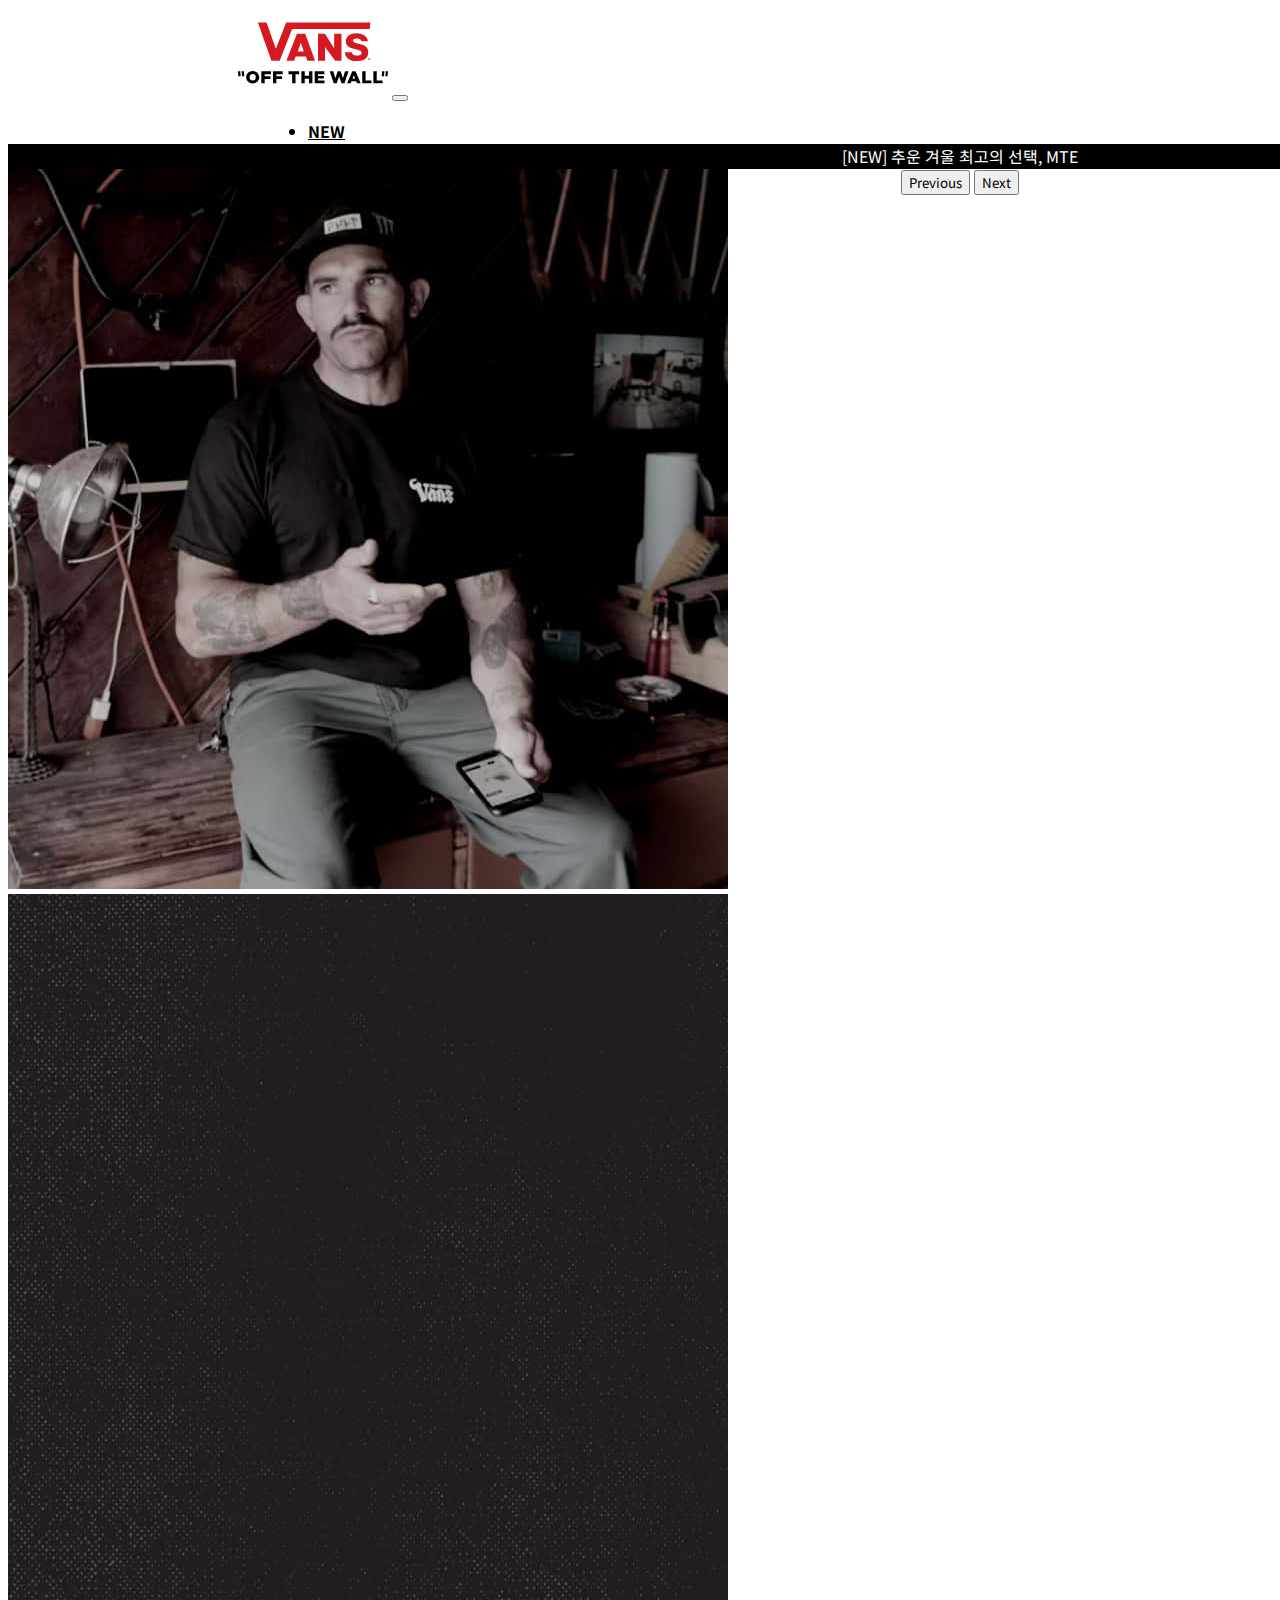
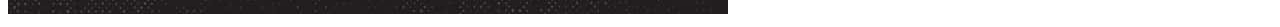
<file: custom.html>
<!doctype html>
<html lang="en">

<head>
    <meta charset="utf-8">
    <meta name="viewport" content="width=device-width, initial-scale=1, shrink-to-fit=no">
    <link rel="stylesheet" href="https://cdn.jsdelivr.net/npm/bootstrap@4.6.2/dist/css/bootstrap.min.css"
        integrity="sha384-xOolHFLEh07PJGoPkLv1IbcEPTNtaed2xpHsD9ESMhqIYd0nLMwNLD69Npy4HI+N" crossorigin="anonymous">
    <link rel="stylesheet" href="css/new-style.css">
    <link rel="website icon" type="png" href="imges/ml.png">
    <title>CUSTOM - VANS</title>
</head>

<body>
    <div class="conatiner-fluid">
        <div class="row">

            <div class="container">
                <div class="row">
                    <nav class="navbar navbar-expand-lg navbar-light bg-light">
                        <a class="navbar-brand" href="index.html"><img src="imges/l1.svg" alt="" class="logo"></a>
                        <button class="navbar-toggler" type="button" data-toggle="collapse"
                            data-target="#navbarSupportedContent" aria-controls="navbarSupportedContent"
                            aria-expanded="false" aria-label="Toggle navigation">
                            <span class="navbar-toggler-icon"></span>
                        </button>

                        <div class="collapse navbar-collapse nav" id="navbarSupportedContent">
                            <ul class="navbar-nav mr-auto">
                                <li class="nav-item">
                                    <a class="nav-link" href="new.html">NEW </a>
                                </li>
                                <li class="nav-item">
                                    <a class="nav-link" href="men.html">MEN </a>
                                </li>
                                <li class="nav-item">
                                    <a class="nav-link" href="women.html">WOMEN </a>
                                </li>
                                <li class="nav-item">
                                    <a class="nav-link" href="kids.html">KIDS </a>
                                </li>
                                <li class="nav-item">
                                    <a class="nav-link" href="custom.html">CUSTOMS </a>
                                </li>
                                <li class="nav-item">
                                    <a class="nav-link" href="https://www.vans.co.kr/SKATE">SKATEBORDING </a>
                                </li>
                                <li class="nav-item active">
                                    <a class="nav-link" href="https://www.vans.co.kr/category/sale">SALE <span
                                            class="sr-only">(current)</span></a>
                                </li>
                                <li class="nav-item">
                                    <a class="nav-link" href="https://www.vans.co.kr/launchingcalendar">LAUNCHING CALENDAR</a>
                                </li>
                                <li class="nav-item">
                                    <a class="nav-link" href="#">MORE</a>
                                </li>
                            </ul>
                        </div>
                    </nav>
                </div>
            </div>

            <div class="container-fluid top-slide">
                <div class="row">
                    <div id="carouselExampleFade01" class="carousel slide carousel" data-ride="carousel">
                        <div class="carousel-inner top-slide">
                            <div class="carousel-item active">
                                <p>[NEW] 추운 겨울 최고의 선택, MTE</p>
                            </div>
                            <div class="carousel-item">
                                <p>[쿠폰] 카카오 친구 추가 시 5,000원 쿠폰</p>
                            </div>
                            <div class="carousel-item">
                                <p>[HOT] 반스 겨울 신발 컬렉션</p>
                            </div>
                            <div class="carousel-item">
                                <p>첫 구매 1만원 쿠폰 증정</p>
                            </div>
                            <div class="carousel-item">
                                <p>3만원 이상 무료배송</p>
                            </div>
                            <div class="carousel-item">
                                <p>[추천] 새로운 컬러 띠어리 컬렉션</p>
                            </div>
                        </div>
                        <button class="carousel-control-prev" type="button" data-target="#carouselExampleFade01"
                            data-slide="prev">
                            <span class="carousel-control-prev-icon" aria-hidden="true"></span>
                            <span class="sr-only">Previous</span>
                        </button>
                        <button class="carousel-control-next" type="button" data-target="#carouselExampleFade01"
                            data-slide="next">
                            <span class="carousel-control-next-icon" aria-hidden="true"></span>
                            <span class="sr-only">Next</span>
                        </button>
                    </div>
                </div>
            </div>

            <div class="container-fluid">
                <div class="row">

                    <div class="col-6">
                        <img src="imges/custom-banner2.jpg" alt="">
                    </div>

                    <div class="col-6">
                        <img src="imges/custom-banner.jpg" alt="">
                    </div>

                </div>
            </div>
            
        </div>
    </div>




    <script src="https://cdn.jsdelivr.net/npm/jquery@3.5.1/dist/jquery.slim.min.js"
        integrity="sha384-DfXdz2htPH0lsSSs5nCTpuj/zy4C+OGpamoFVy38MVBnE+IbbVYUew+OrCXaRkfj"
        crossorigin="anonymous"></script>
    <script src="https://cdn.jsdelivr.net/npm/bootstrap@4.6.2/dist/js/bootstrap.bundle.min.js"
        integrity="sha384-Fy6S3B9q64WdZWQUiU+q4/2Lc9npb8tCaSX9FK7E8HnRr0Jz8D6OP9dO5Vg3Q9ct"
        crossorigin="anonymous"></script>


</body>

</html>
</file>
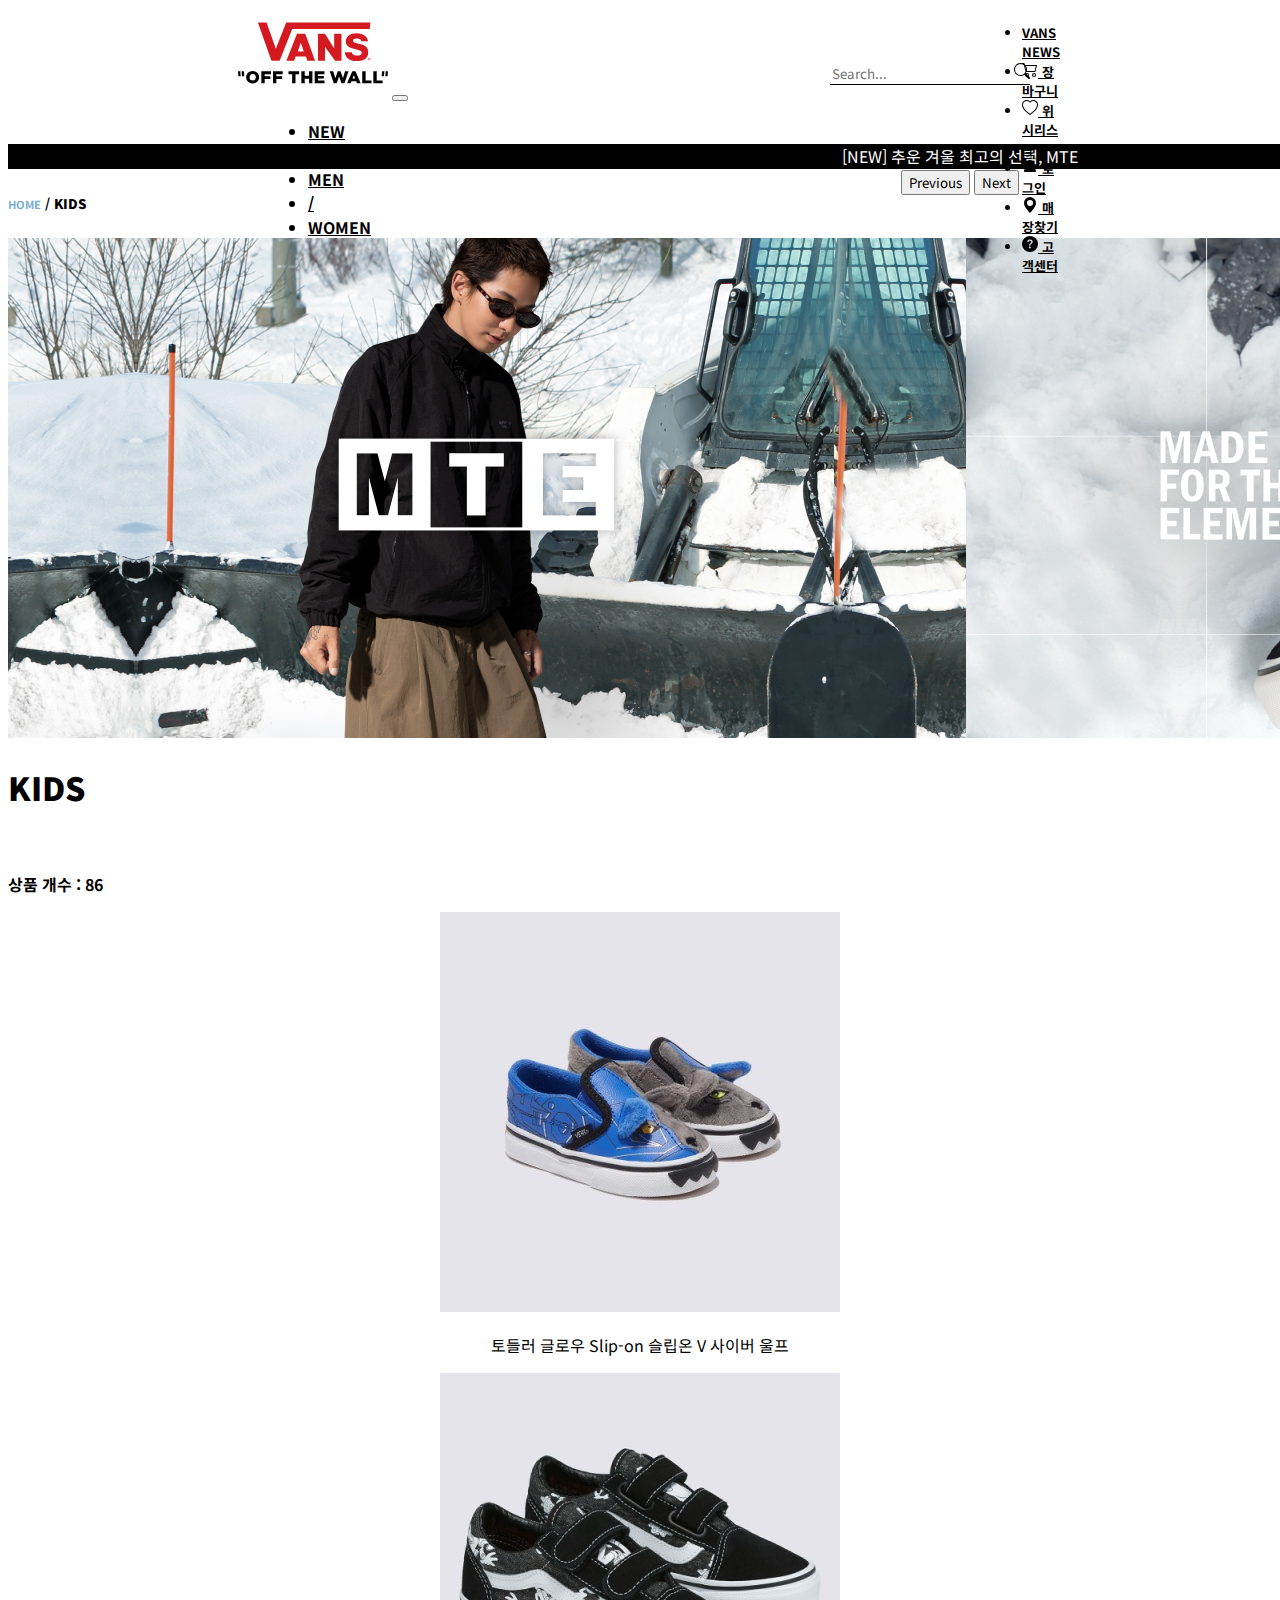
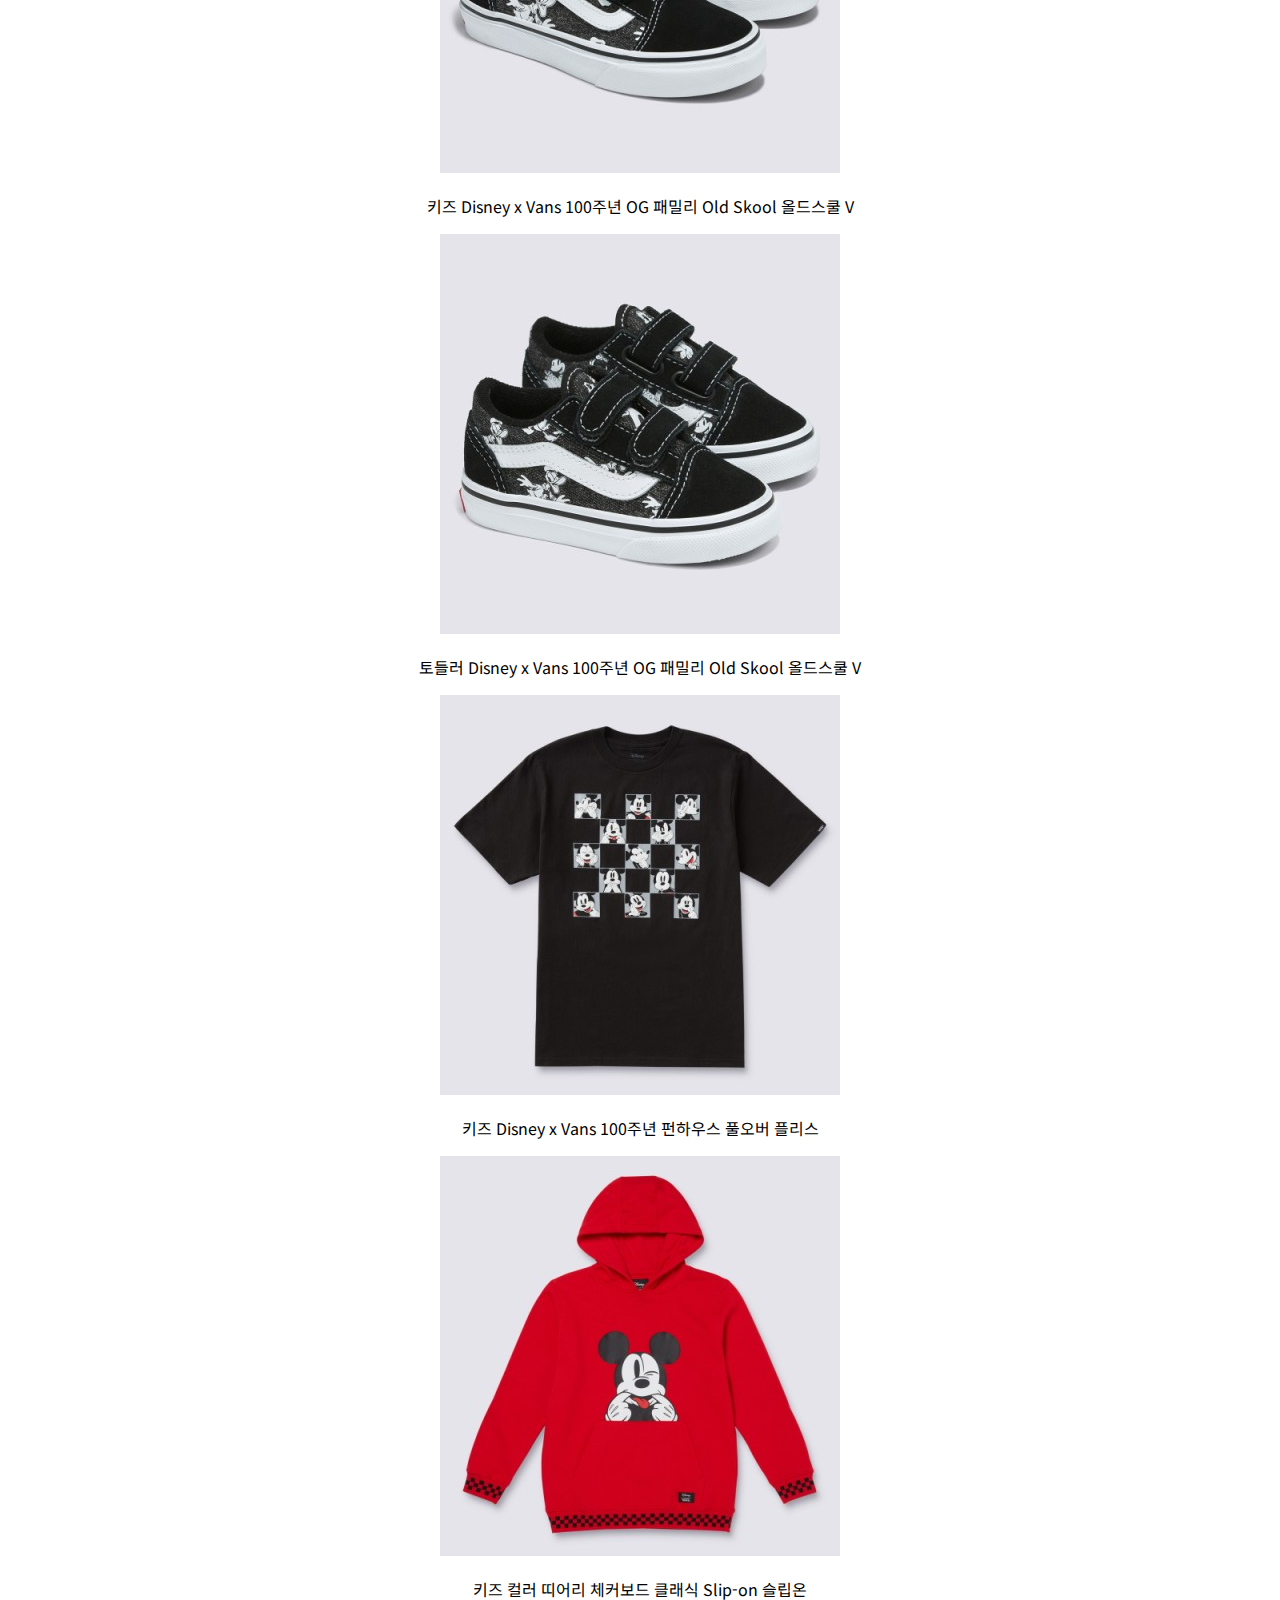
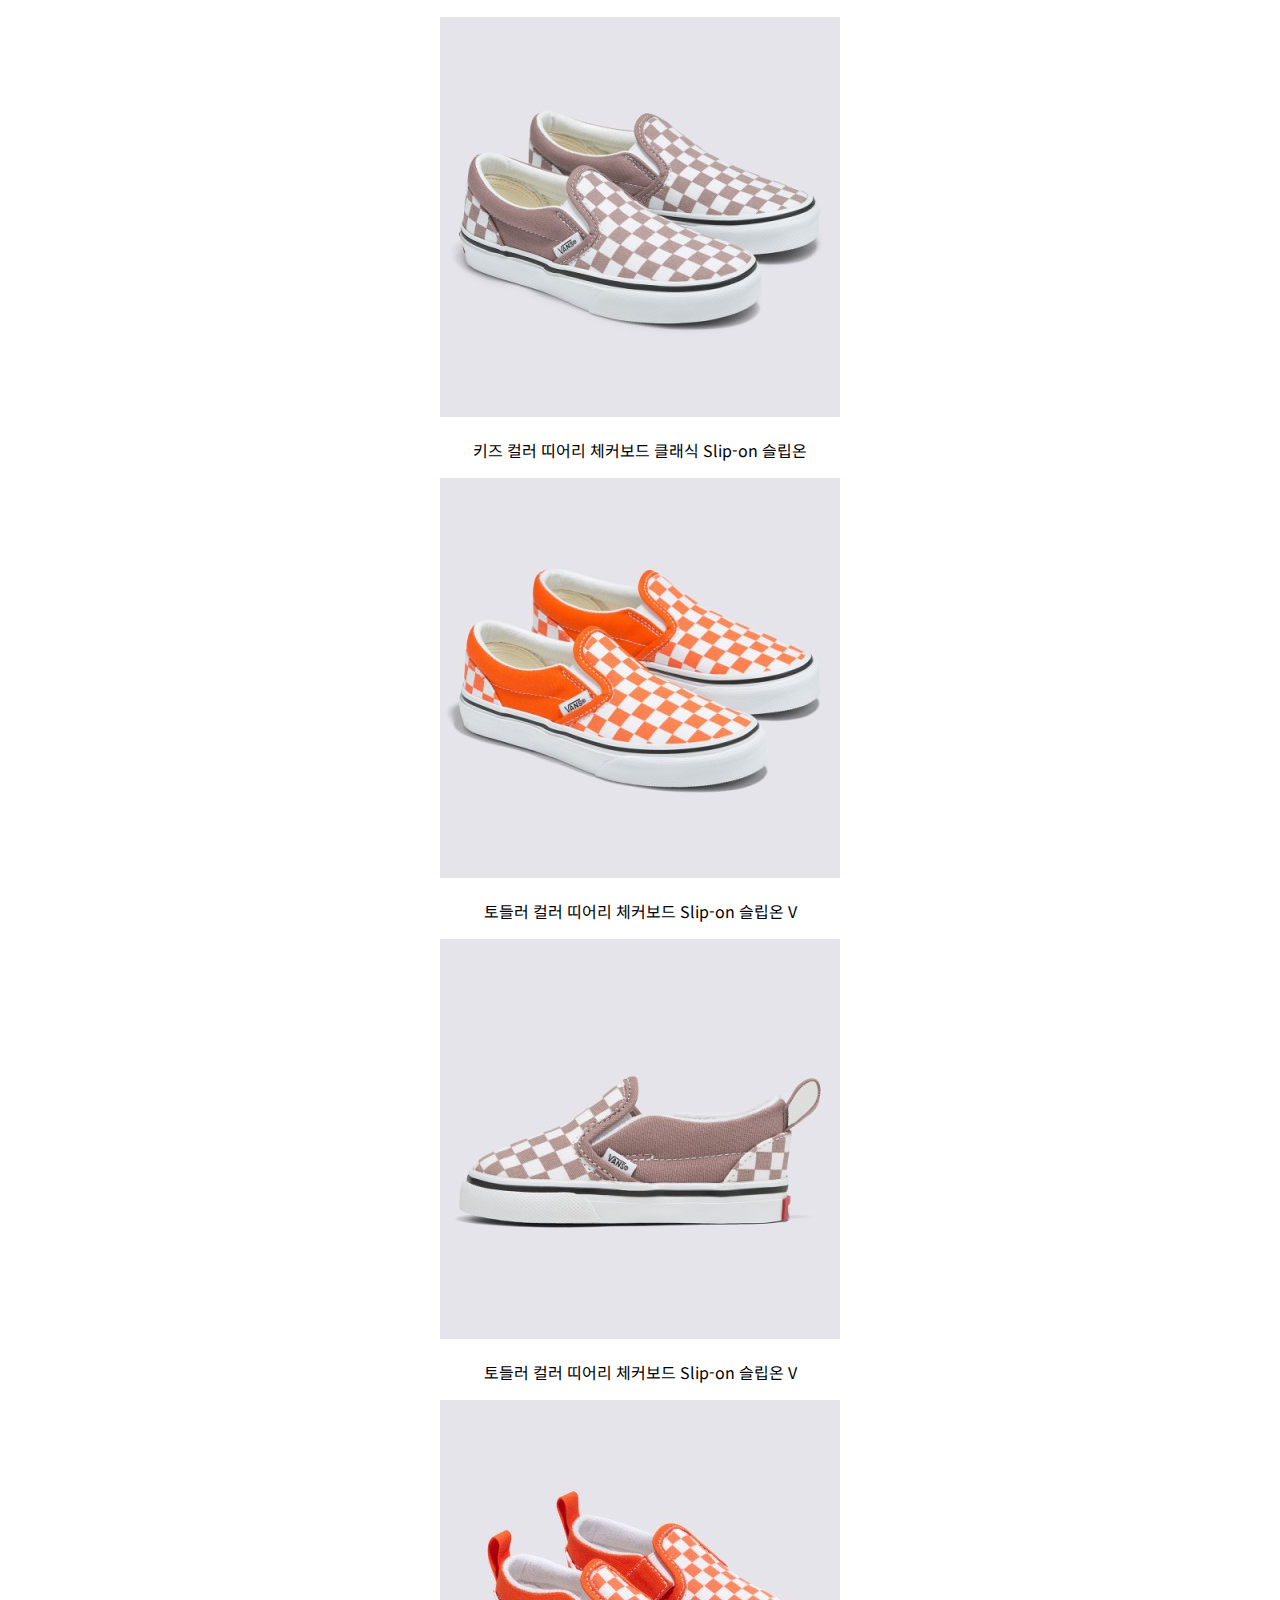
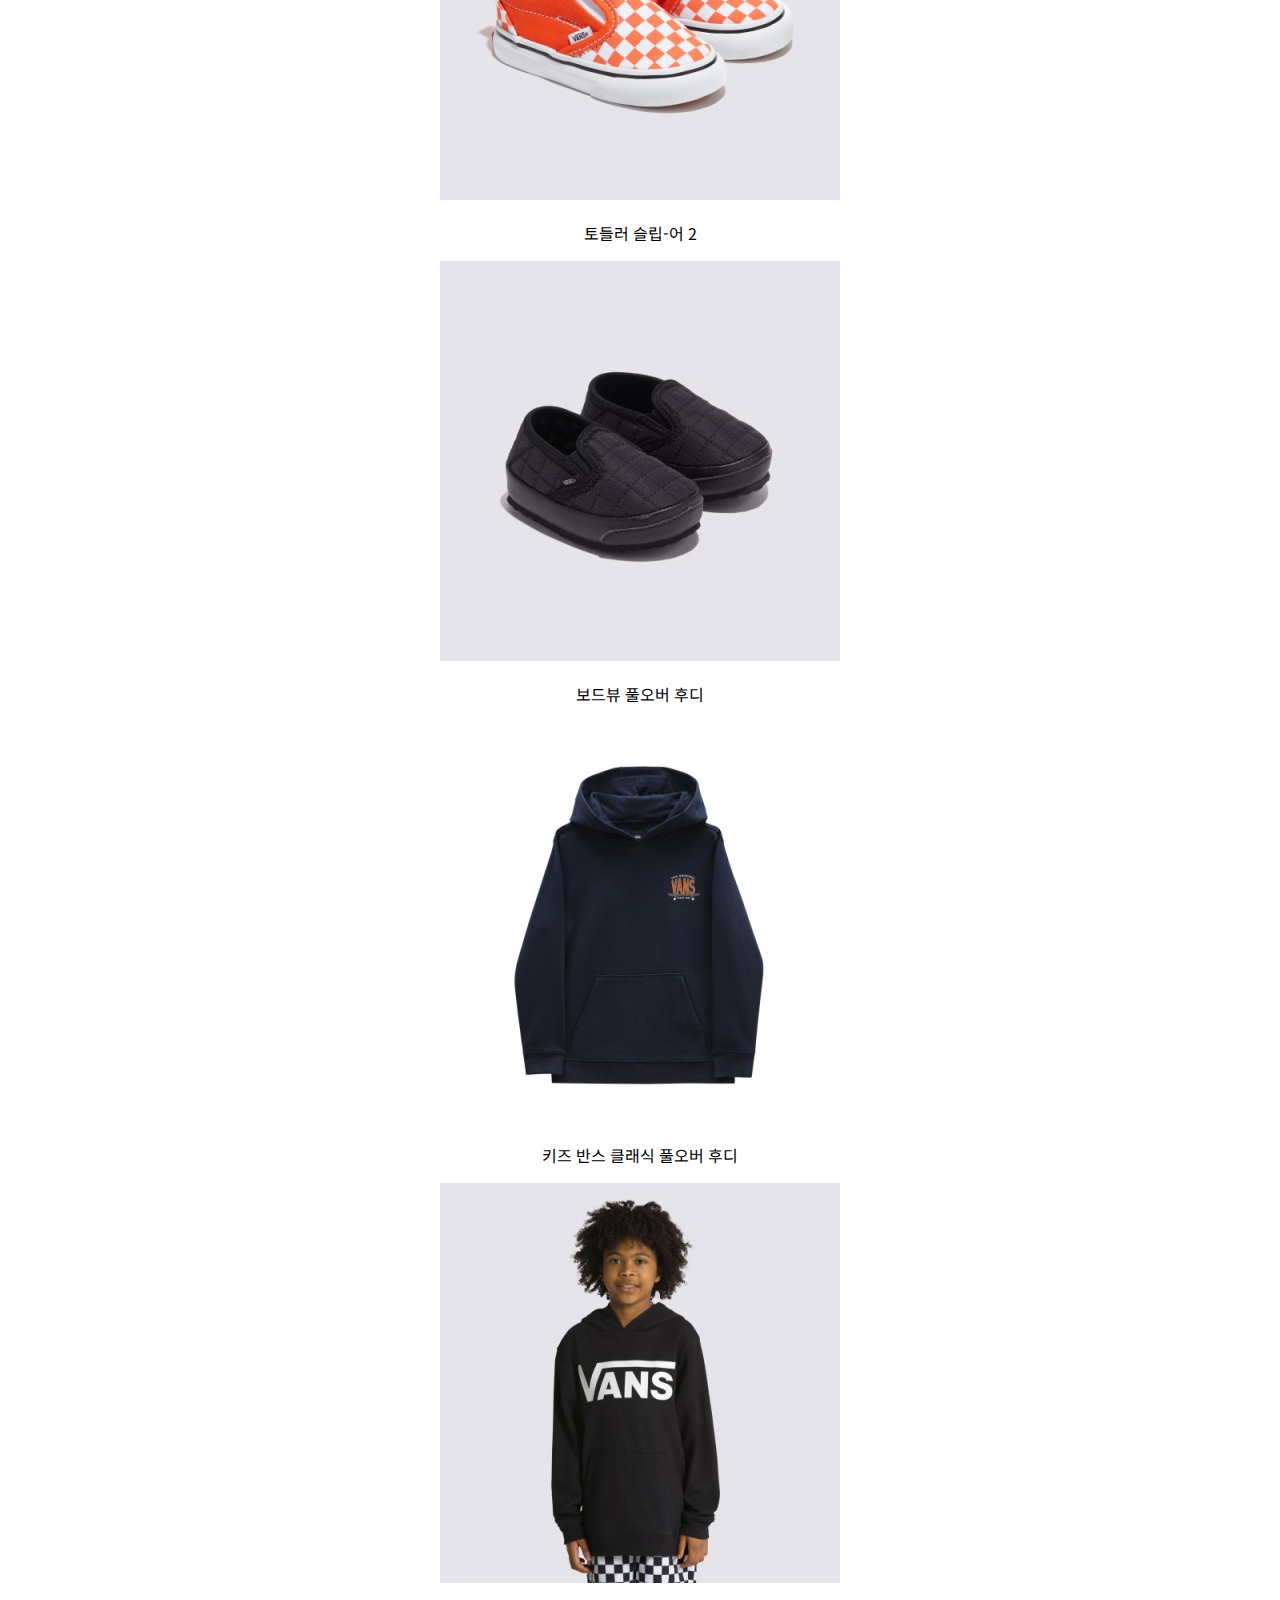
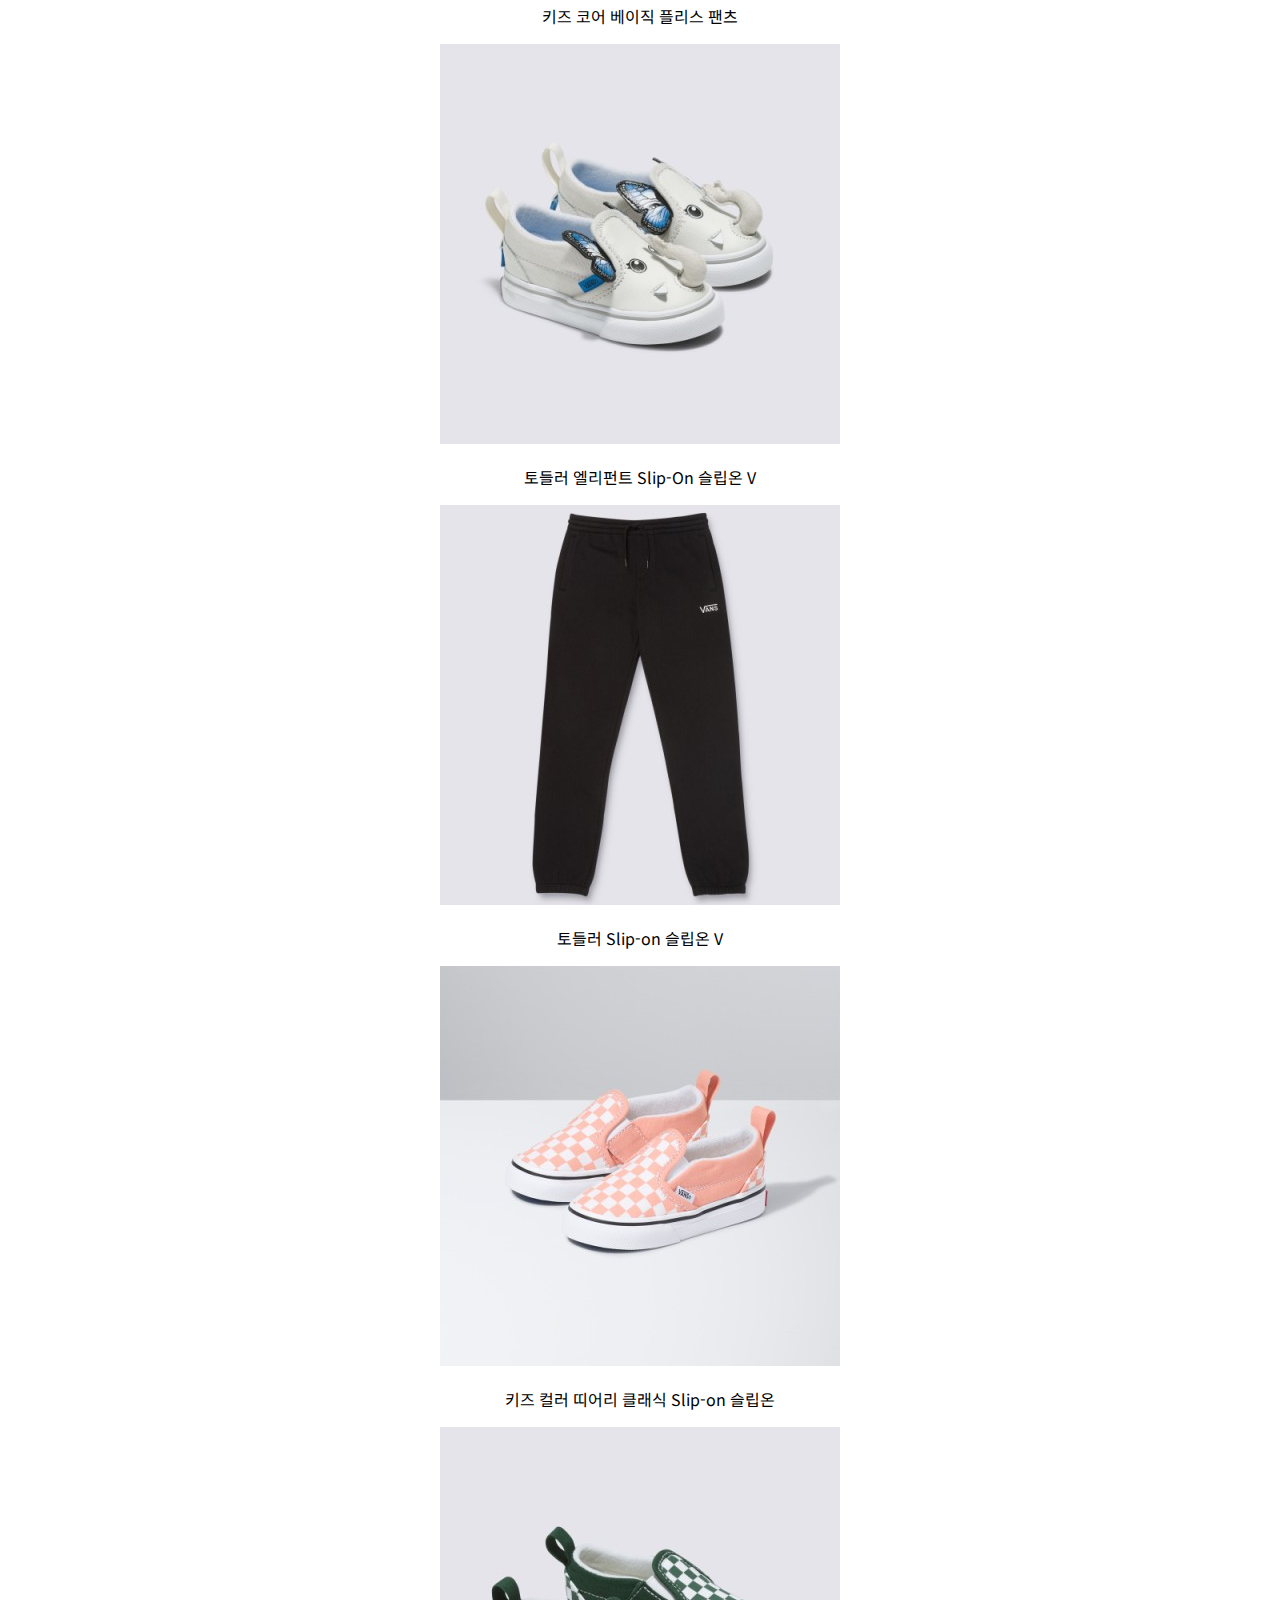
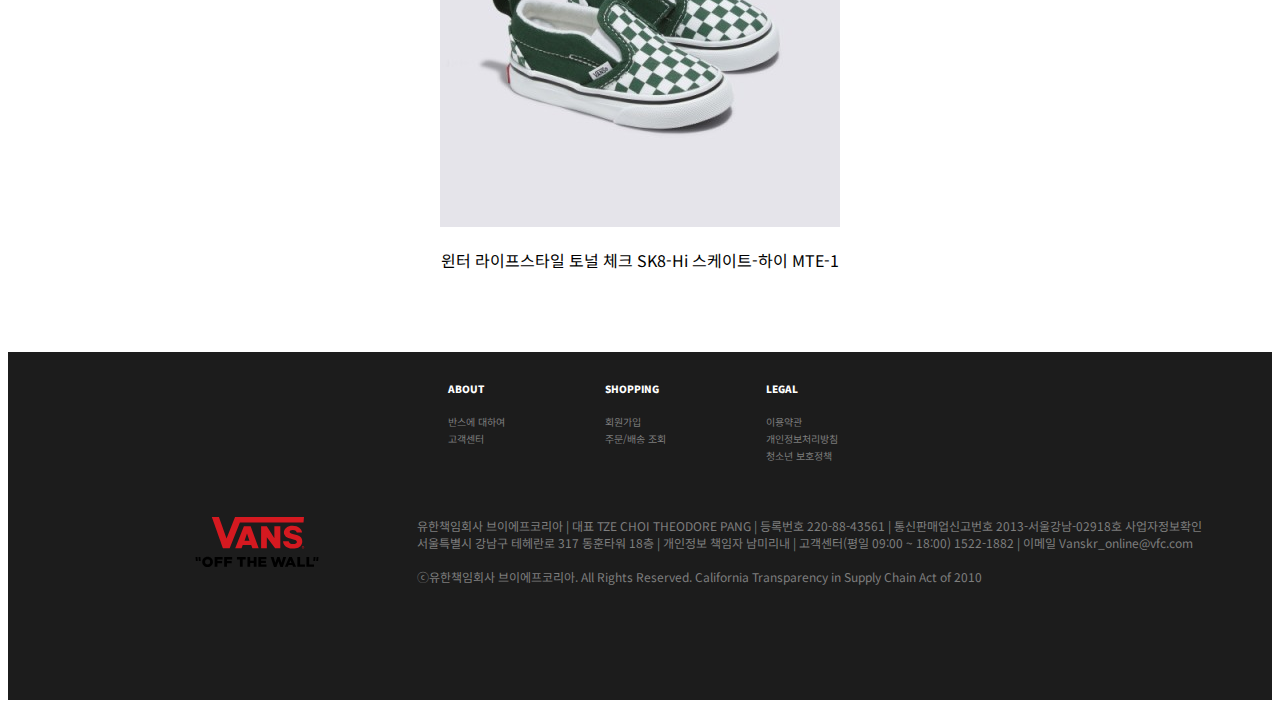
<file: kids.html>
<!doctype html>
<html lang="ko">

<head>
    <meta charset="utf-8">
    <meta name="viewport" content="width=device-width, initial-scale=1, shrink-to-fit=no">
    <link rel="stylesheet" href="https://cdn.jsdelivr.net/npm/bootstrap@4.6.2/dist/css/bootstrap.min.css"
        integrity="sha384-xOolHFLEh07PJGoPkLv1IbcEPTNtaed2xpHsD9ESMhqIYd0nLMwNLD69Npy4HI+N" crossorigin="anonymous">
    <link rel="stylesheet" href="css/new-style.css">
    <link rel="website icon" type="png" href="imges/ml.png">
    <link rel="preconnect" href="https://fonts.googleapis.com">
    <link rel="preconnect" href="https://fonts.gstatic.com" crossorigin>
    <link href="https://fonts.googleapis.com/css2?family=Nanum+Gothic+Coding:wght@700&display=swap" rel="stylesheet">
    <title>KIDS - VANS</title>
</head>

<body>
    <div class="container-fluid">
        <div class="row">

            <div class="container-fluid top-nav">
                <div class="row">
                    <nav class="navbar navbar-expand-lg navbar-light top-nav">
                        <div class="collapse navbar-collapse nav" id="navbarSupportedContent">
                            <ul class="navbar-nav mr-auto">
                                <li class="nav-item">
                                    <a class="nav-link disabled" href="#"> VANS NEWS </a>
                                </li>
                                <li class="nav-item">
                                    <a class="nav-link disabled" href="#"> <img src="imges/cart2.svg" alt=""> 장바구니</a>
                                </li>
                                <li class="nav-item">
                                    <a class="nav-link disabled" href="#"> <img src="imges/heart.svg" alt=""> 위시리스트</a>
                                </li>
                                <li class="nav-item">
                                    <a class="nav-link disabled" href="#"> <img src="imges/person-fill.svg" alt=""> 로그인</a>
                                </li>
                                <li class="nav-item">
                                    <a class="nav-link disabled" href="#"> <img src="imges/geo-alt-fill.svg" alt=""> 매장찾기</a>
                                </li>
                                <li class="nav-item">
                                    <a class="nav-link disabled" href="#"> <img src="imges/question-circle-fill.svg" alt=""> 고객센터</a>
                                </li>
                            </ul>
                        </div>
                    </nav>
                </div>
            </div>

            <div class="container-fluid">
                <div class="row">

                    <nav class="navbar navbar-expand-lg navbar-light bg-light">
                        <a class="navbar-brand" href="index.html"><img src="imges/l1.svg" alt="" class="logo"></a>
                        <button class="navbar-toggler" type="button" data-toggle="collapse"
                            data-target="#navbarSupportedContent" aria-controls="navbarSupportedContent"
                            aria-expanded="false" aria-label="Toggle navigation">
                            <span class="navbar-toggler-icon"></span>
                        </button>

                        <div class="collapse navbar-collapse nav" id="navbarSupportedContent">
                            <ul class="navbar-nav mr-auto">
                                <li class="nav-item">
                                    <a class="nav-link" href="new.html">NEW </a>
                                </li>
                                <li class="nav-item">
                                    <a class="nav-link" href="new.html"> / </a>
                                </li>
                                <li class="nav-item">
                                    <a class="nav-link" href="men.html">MEN </a>
                                </li>
                                <li class="nav-item">
                                    <a class="nav-link" href="new.html"> / </a>
                                </li>
                                <li class="nav-item">
                                    <a class="nav-link" href="women.html">WOMEN </a>
                                </li>
                                <li class="nav-item">
                                    <a class="nav-link" href="new.html"> / </a>
                                </li>
                                <li class="nav-item">
                                    <a class="nav-link" href="kids.html">KIDS </a>
                                </li>
                                <li class="nav-item">
                                    <a class="nav-link" href="new.html"> / </a>
                                </li>
                                <li class="nav-item">
                                    <a class="nav-link" href="custom.html">CUSTOMS </a>
                                </li>
                                <li class="nav-item">
                                    <a class="nav-link" href="new.html"> / </a>
                                </li>
                                <li class="nav-item">
                                    <a class="nav-link" href="https://www.vans.co.kr/SKATE">SKATEBORDING </a>
                                </li>
                                <li class="nav-item">
                                    <a class="nav-link" href="new.html"> / </a>
                                </li>
                                <li class="nav-item active">
                                    <a class="nav-link" href="https://www.vans.co.kr/category/sale">SALE <span
                                            class="sr-only">(current)</span></a>
                                </li>
                                <li class="nav-item">
                                    <a class="nav-link" href="new.html"> / </a>
                                </li>
                                <li class="nav-item">
                                    <a class="nav-link" href="https://www.vans.co.kr/launchingcalendar">LAUNCHING
                                        CALENDAR
                                    </a>
                                <li class="nav-item">
                                    <a class="nav-link" href="new.html"> / </a>
                                </li>
                                </li>
                                <li class="nav-item">
                                    <a class="nav-link" href="#">MORE</a>
                                </li>
                            </ul>

                            <form class="form-inline my-2 my-lg-0">
                                <input class="form-control mr-sm-2" type="search" placeholder="Search..."
                                    aria-label="Search">
                                <a href="#"><img src="imges/search.svg" alt=""></a>
                            </form>
                        </div>
                    </nav>

                </div>
            </div>
            <div class="container-fluid top-slide">
                <div class="row">
                    <div id="carouselExampleFade01" class="carousel slide carousel" data-ride="carousel">
                        <div class="carousel-inner top-slide">
                            <div class="carousel-item active">
                                <p>[NEW] 추운 겨울 최고의 선택, MTE</p>
                            </div>
                            <div class="carousel-item">
                                <p>[쿠폰] 카카오 친구 추가 시 5,000원 쿠폰</p>
                            </div>
                            <div class="carousel-item">
                                <p>[HOT] 반스 겨울 신발 컬렉션</p>
                            </div>
                            <div class="carousel-item">
                                <p>첫 구매 1만원 쿠폰 증정</p>
                            </div>
                            <div class="carousel-item">
                                <p>3만원 이상 무료배송</p>
                            </div>
                            <div class="carousel-item">
                                <p>[추천] 새로운 컬러 띠어리 컬렉션</p>
                            </div>
                        </div>
                        <button class="carousel-control-prev" type="button" data-target="#carouselExampleFade01"
                            data-slide="prev">
                            <span class="carousel-control-prev-icon" aria-hidden="true"></span>
                            <span class="sr-only">Previous</span>
                        </button>
                        <button class="carousel-control-next" type="button" data-target="#carouselExampleFade01"
                            data-slide="next">
                            <span class="carousel-control-next-icon" aria-hidden="true"></span>
                            <span class="sr-only">Next</span>
                        </button>
                    </div>
                </div>
            </div>

            <div class="container">
                <div class="row">
                    <h5 class="hn"><small class="HOME">HOME</small> / <b>KIDS</b></h5>
                </div>
            </div>

            <div class="container-fluid">
                <div class="row">
                    <div class="card mb-3">
                        <img src="imges/mb.jpg" class="card-img-top" alt="...">
                    </div>
                </div>
            </div>

            <div class="container">
                <div class="row">
                    <h1><b>KIDS</b></h1> <br>
                </div>
            </div>
            <div class="container">
                <div class="row">
                    <p><b>상품 개수 : 86</b></p>
                </div>
            </div>

            <div class="container new">
                <div class="row">
                    <div class="row row-cols-1 row-cols-md-4">
                        <div class="col mb-4">
                            <div class="card">
                                <img src="imges/K1.jpg" class="card-img-top img-fluid" alt="...">
                                <div class="card-body">
                                    <p class="card-text">토들러 글로우 Slip-on 슬립온 V 사이버 울프</p>
                                </div>
                            </div>
                        </div>
                        <div class="col mb-4">
                            <div class="card">
                                <img src="imges/K2.jpg" class="card-img-top img-fluid" alt="...">
                                <div class="card-body">
                                    <p class="card-text">키즈 Disney x Vans 100주년 OG 패밀리 Old Skool 올드스쿨 V</p>
                                </div>
                            </div>
                        </div>
                        <div class="col mb-4">
                            <div class="card">
                                <img src="imges/K3.jpg" class="card-img-top img-fluid" alt="...">
                                <div class="card-body">
                                    <p class="card-text">토들러 Disney x Vans 100주년 OG 패밀리 Old Skool 올드스쿨 V</p>
                                    <p> </p>
                                </div>
                            </div>
                        </div>
                        <div class="col mb-4">
                            <div class="card">
                                <img src="imges/K4.jpg" class="card-img-top img-fluid" alt="...">
                                <div class="card-body">
                                    <p class="card-text">키즈 Disney x Vans 100주년 펀하우스 풀오버 플리스</p>
                                </div>
                            </div>
                        </div>
                    </div>

                    <div class="row row-cols-1 row-cols-md-4">
                        <div class="col mb-4">
                            <div class="card">
                                <img src="imges/K5.jpg" class="card-img-top img-fluid" alt="...">
                                <div class="card-body">
                                    <p class="card-text">키즈 컬러 띠어리 체커보드 클래식 Slip-on 슬립온</p>
                                </div>
                            </div>
                        </div>
                        <div class="col mb-4">
                            <div class="card">
                                <img src="imges/K6.jpg" class="card-img-top img-fluid" alt="...">
                                <div class="card-body">
                                    <p class="card-text">키즈 컬러 띠어리 체커보드 클래식 Slip-on 슬립온</p>
                                </div>
                            </div>
                        </div>
                        <div class="col mb-4">
                            <div class="card">
                                <img src="imges/K7.jpg" class="card-img-top img-fluid" alt="...">
                                <div class="card-body">
                                    <p class="card-text">토들러 컬러 띠어리 체커보드 Slip-on 슬립온 V</p>
                                    <p> </p>
                                </div>
                            </div>
                        </div>
                        <div class="col mb-4">
                            <div class="card">
                                <img src="imges/K8.jpg" class="card-img-top img-fluid" alt="...">
                                <div class="card-body">
                                    <p class="card-text">토들러 컬러 띠어리 체커보드 Slip-on 슬립온 V</p>
                                </div>
                            </div>
                        </div>
                    </div>

                    <div class="row row-cols-1 row-cols-md-4">
                        <div class="col mb-4">
                            <div class="card">
                                <img src="imges/K9.jpg" class="card-img-top img-fluid" alt="...">
                                <div class="card-body">
                                    <p class="card-text">토들러 슬립-어 2</p>
                                </div>
                            </div>
                        </div>
                        <div class="col mb-4">
                            <div class="card">
                                <img src="imges/K10.jpg" class="card-img-top img-fluid" alt="...">
                                <div class="card-body">
                                    <p class="card-text">보드뷰 풀오버 후디</p>
                                </div>
                            </div>
                        </div>
                        <div class="col mb-4">
                            <div class="card">
                                <img src="imges/K11.jpg" class="card-img-top img-fluid" alt="...">
                                <div class="card-body">
                                    <p class="card-text">키즈 반스 클래식 풀오버 후디</p>
                                    <p> </p>
                                </div>
                            </div>
                        </div>
                        <div class="col mb-4">
                            <div class="card">
                                <img src="imges/K12.jpg" class="card-img-top img-fluid" alt="...">
                                <div class="card-body">
                                    <p class="card-text">키즈 코어 베이직 플리스 팬츠</p>
                                </div>
                            </div>
                        </div>
                    </div>

                    <div class="row row-cols-1 row-cols-md-4">
                        <div class="col mb-4">
                            <div class="card">
                                <img src="imges/K13.jpg" class="card-img-top img-fluid" alt="...">
                                <div class="card-body">
                                    <p class="card-text">토들러 엘리펀트 Slip-On 슬립온 V</p>
                                </div>
                            </div>
                        </div>
                        <div class="col mb-4">
                            <div class="card">
                                <img src="imges/K14.jpg" class="card-img-top img-fluid" alt="...">
                                <div class="card-body">
                                    <p class="card-text">토들러 Slip-on 슬립온 V</p>
                                </div>
                            </div>
                        </div>
                        <div class="col mb-4">
                            <div class="card">
                                <img src="imges/K15.jpg" class="card-img-top img-fluid" alt="...">
                                <div class="card-body">
                                    <p class="card-text">키즈 컬러 띠어리 클래식 Slip-on 슬립온</p>
                                    <p> </p>
                                </div>
                            </div>
                        </div>
                        <div class="col mb-4">
                            <div class="card">
                                <img src="imges/K16.jpg" class="card-img-top img-fluid" alt="...">
                                <div class="card-body">
                                    <p class="card-text">윈터 라이프스타일 토널 체크 SK8-Hi 스케이트-하이 MTE-1</p>
                                </div>
                            </div>
                        </div>
                    </div>

                </div>
            </div>

            <div class="container-fluid footer">
                <div class="row">
                    <div class="footer-top">
                        <ul>
                            <li>
                                <h5><b>ABOUT</b></h5>
                                <ul>
                                    <li><small>반스에 대하여</small></li>
                                    <li><small>고객센터</small></li>
                                </ul>
                            </li>
                            <li>
                                <h5><b>SHOPPING</b></h5>
                                <ul>
                                    <li><small>회원가입</small></li>
                                    <li><small>주문/배송 조회</small></li>
                                </ul>
                            </li>
                            <li>
                                <h5><b>LEGAL</b></h5>
                                <ul>
                                    <li><small>이용약관</small></li>
                                    <li><small>개인정보처리방침</small></li>
                                    <li><small>청소년 보호정책</small></li>
                                </ul>
                            </li>
                        </ul>

                        <ul>
                            <li>
                                <h5><b>FOLLOW VANS</b></h5>
                                <ul class="footer-sns">
                                    <li><a href="https://www.facebook.com/VANS/"><img src="imges/facebook.svg"
                                                alt=""></a></li>
                                    <li><a href="https://www.instagram.com/vans_korea/"><img src="imges/instagram.svg"
                                                alt=""></a></li>
                                    <li><a href="https://pf.kakao.com/_jrxfxoxh"><img src="imges/person-plus.svg"
                                                alt=""></a></li>
                                    <li><a href="https://brand.naver.com/vans"><img src="imges/bootstrap.svg"
                                                alt=""></a></li>
                                </ul>
                            </li>
                        </ul>
                    </div>

                    <div class="footer-bottom">
                        <ul>
                            <li>
                                <a href="index.html"><img src="imges/l1.svg" alt=""></a>
                            </li>
                        </ul>
                        <ul>
                            <li>
                                유한책임회사 브이에프코리아 | 대표 TZE CHOI THEODORE PANG | 등록번호 220-88-43561 | 통신판매업신고번호
                                2013-서울강남-02918호 사업자정보확인<br>
                                서울특별시 강남구 테헤란로 317 동훈타워 18층 | 개인정보 책임자 남미리내 | 고객센터(평일 09:00 ~ 18:00) 1522-1882 | 이메일
                                Vanskr_online@vfc.com

                                <ul>
                                    <br>
                                    <li>
                                        ⓒ유한책임회사 브이에프코리아. All Rights Reserved. California Transparency in Supply
                                        Chain Act of 2010

                                    </li>
                                </ul>
                            </li>
                        </ul>

                        <ul>
                            <li>
                                소비자피해 보증보험 가입확인
                                <br>
                                <br>
                                <ul>
                                    <li>
                                        안전거래를 위해 현금 거래에 대해<br>
                                        구매안전서비스를 적용하고 있습니다.
                                    </li>
                                </ul>
                            </li>
                        </ul>
                    </div>
                </div>
            </div>

        </div>
    </div>



    <script src="https://cdn.jsdelivr.net/npm/jquery@3.5.1/dist/jquery.slim.min.js"
        integrity="sha384-DfXdz2htPH0lsSSs5nCTpuj/zy4C+OGpamoFVy38MVBnE+IbbVYUew+OrCXaRkfj"
        crossorigin="anonymous"></script>
    <script src="https://cdn.jsdelivr.net/npm/bootstrap@4.6.2/dist/js/bootstrap.bundle.min.js"
        integrity="sha384-Fy6S3B9q64WdZWQUiU+q4/2Lc9npb8tCaSX9FK7E8HnRr0Jz8D6OP9dO5Vg3Q9ct"
        crossorigin="anonymous"></script>


</body>

</html>
</file>
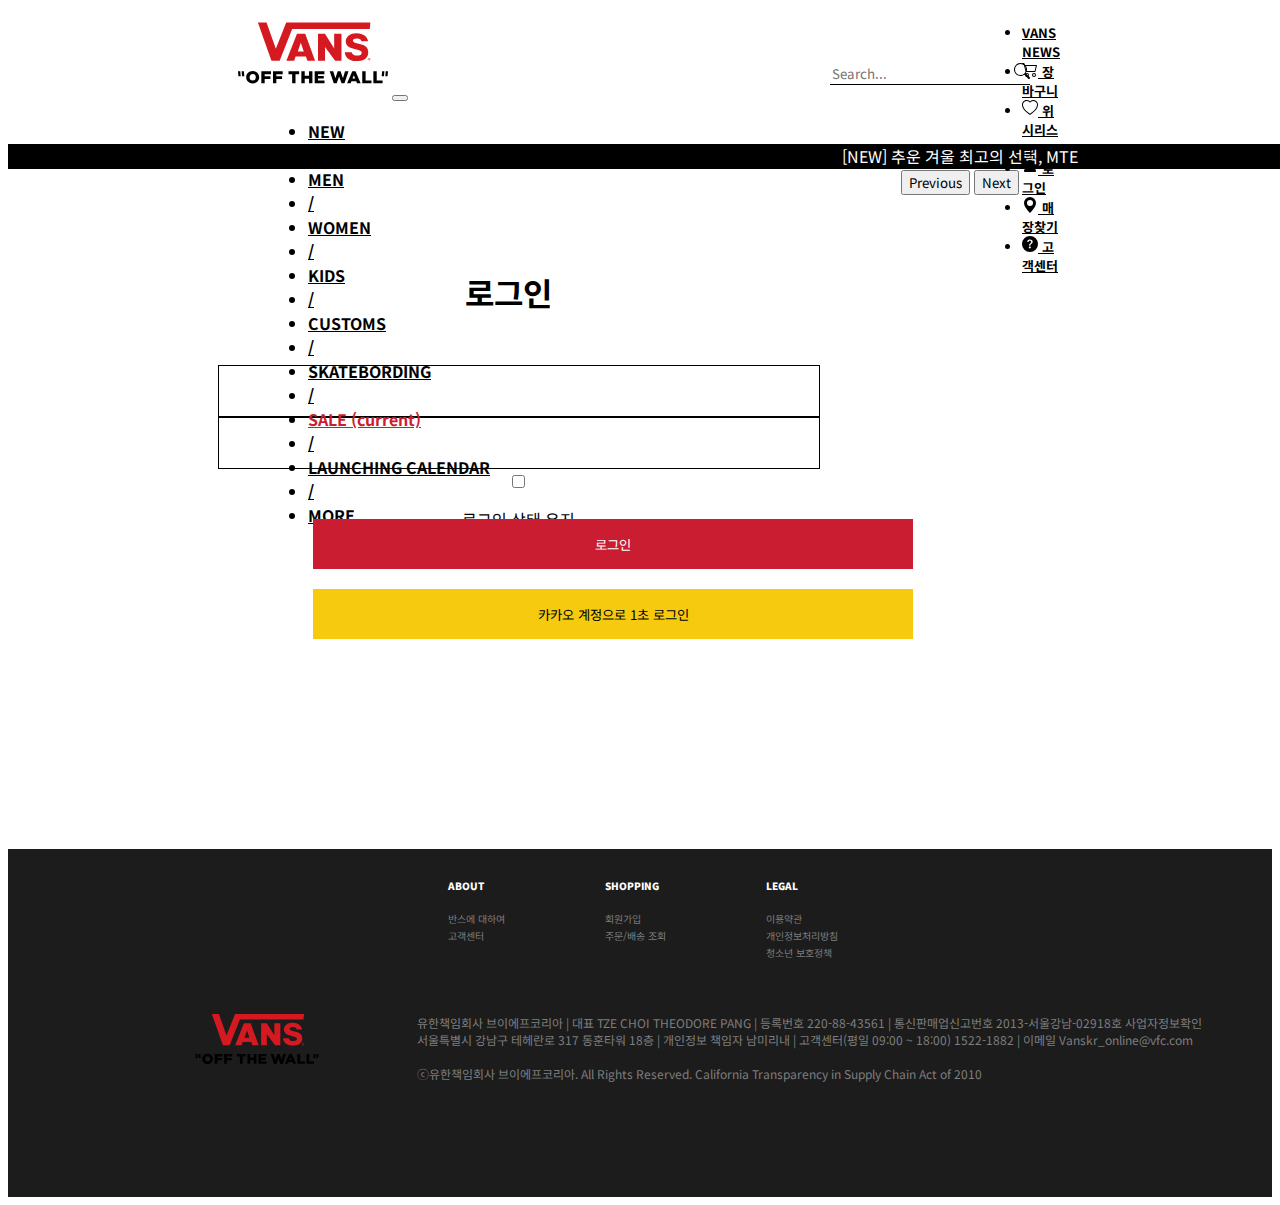
<file: login.html>
<!doctype html>
<html lang="ko">

<head>
    <meta charset="utf-8">
    <meta name="viewport" content="width=device-width, initial-scale=1, shrink-to-fit=no">
    <link rel="stylesheet" href="https://cdn.jsdelivr.net/npm/bootstrap@4.6.2/dist/css/bootstrap.min.css"
        integrity="sha384-xOolHFLEh07PJGoPkLv1IbcEPTNtaed2xpHsD9ESMhqIYd0nLMwNLD69Npy4HI+N" crossorigin="anonymous">
    <link rel="stylesheet" href="css/new-style.css">
    <link rel="website icon" type="png" href="imges/ml.png">
    <link rel="preconnect" href="https://fonts.googleapis.com">
    <link rel="preconnect" href="https://fonts.gstatic.com" crossorigin>
    <link href="https://fonts.googleapis.com/css2?family=Nanum+Gothic+Coding:wght@700&display=swap" rel="stylesheet">
    <title>log-in</title>
</head>

<body>
    <div class="container-fluid">
        <div class="row">

            <div class="container-fluid top-nav">
                <div class="row">
                    <nav class="navbar navbar-expand-lg navbar-light top-nav">
                        <div class="collapse navbar-collapse nav" id="navbarSupportedContent">
                            <ul class="navbar-nav mr-auto">
                                <li class="nav-item">
                                    <a class="nav-link" href="https://www.vans.co.kr/vansNews"> VANS NEWS </a>
                                </li>
                                <li class="nav-item">
                                    <a class="nav-link" href="login.html"> <img src="imges/cart2.svg" alt=""> 장바구니</a>
                                </li>
                                <li class="nav-item">
                                    <a class="nav-link" href="login.html"> <img src="imges/heart.svg" alt=""> 위시리스트</a>
                                </li>
                                <li class="nav-item">
                                    <a class="nav-link" href="login.html"> <img src="imges/person-fill.svg" alt="">
                                        로그인</a>
                                </li>
                                <li class="nav-item">
                                    <a class="nav-link" href="https://www.vans.co.kr/store?isPaging=false"> <img src="imges/geo-alt-fill.svg" alt="">
                                        매장찾기</a>
                                </li>
                                <li class="nav-item">
                                    <a class="nav-link" href="https://www.vans.co.kr/cscenter"> <img src="imges/question-circle-fill.svg"
                                            alt=""> 고객센터</a>
                                </li>
                            </ul>
                        </div>
                    </nav>
                </div>
            </div>

            <div class="container-fluid">
                <div class="row">

                    <nav class="navbar navbar-expand-lg navbar-light bg-light">
                        <a class="navbar-brand" href="index.html"><img src="imges/l1.svg" alt="" class="logo"></a>
                        <button class="navbar-toggler" type="button" data-toggle="collapse"
                            data-target="#navbarSupportedContent" aria-controls="navbarSupportedContent"
                            aria-expanded="false" aria-label="Toggle navigation">
                            <span class="navbar-toggler-icon"></span>
                        </button>

                        <div class="collapse navbar-collapse nav" id="navbarSupportedContent">
                            <ul class="navbar-nav mr-auto">
                                <li class="nav-item">
                                    <a class="nav-link" href="new.html">NEW </a>
                                </li>
                                <li class="nav-item">
                                    <a class="nav-link" href="new.html"> / </a>
                                </li>
                                <li class="nav-item">
                                    <a class="nav-link" href="men.html">MEN </a>
                                </li>
                                <li class="nav-item">
                                    <a class="nav-link" href="new.html"> / </a>
                                </li>
                                <li class="nav-item">
                                    <a class="nav-link" href="women.html">WOMEN </a>
                                </li>
                                <li class="nav-item">
                                    <a class="nav-link" href="new.html"> / </a>
                                </li>
                                <li class="nav-item">
                                    <a class="nav-link" href="kids.html">KIDS </a>
                                </li>
                                <li class="nav-item">
                                    <a class="nav-link" href="new.html"> / </a>
                                </li>
                                <li class="nav-item">
                                    <a class="nav-link" href="custom.html">CUSTOMS </a>
                                </li>
                                <li class="nav-item">
                                    <a class="nav-link" href="new.html"> / </a>
                                </li>
                                <li class="nav-item">
                                    <a class="nav-link" href="https://www.vans.co.kr/SKATE">SKATEBORDING </a>
                                </li>
                                <li class="nav-item">
                                    <a class="nav-link" href="new.html"> / </a>
                                </li>
                                <li class="nav-item active">
                                    <a class="nav-link" href="https://www.vans.co.kr/category/sale">SALE <span
                                            class="sr-only">(current)</span></a>
                                </li>
                                <li class="nav-item">
                                    <a class="nav-link" href="new.html"> / </a>
                                </li>
                                <li class="nav-item">
                                    <a class="nav-link" href="https://www.vans.co.kr/launchingcalendar">LAUNCHING
                                        CALENDAR
                                    </a>
                                <li class="nav-item">
                                    <a class="nav-link" href="new.html"> / </a>
                                </li>
                                </li>
                                <li class="nav-item">
                                    <a class="nav-link" href="#">MORE</a>
                                </li>
                            </ul>

                            <form class="form-inline my-2 my-lg-0">
                                <input class="form-control mr-sm-2" type="search" placeholder="Search..."
                                    aria-label="Search">
                                <a href="#"><img src="imges/search.svg" alt=""></a>
                            </form>
                        </div>
                    </nav>

                </div>
            </div>
            <div class="container-fluid top-slide">
                <div class="row">
                    <div id="carouselExampleFade01" class="carousel slide carousel" data-ride="carousel">
                        <div class="carousel-inner top-slide">
                            <div class="carousel-item active">
                                <p>[NEW] 추운 겨울 최고의 선택, MTE</p>
                            </div>
                            <div class="carousel-item">
                                <p>[쿠폰] 카카오 친구 추가 시 5,000원 쿠폰</p>
                            </div>
                            <div class="carousel-item">
                                <p>[HOT] 반스 겨울 신발 컬렉션</p>
                            </div>
                            <div class="carousel-item">
                                <p>첫 구매 1만원 쿠폰 증정</p>
                            </div>
                            <div class="carousel-item">
                                <p>3만원 이상 무료배송</p>
                            </div>
                            <div class="carousel-item">
                                <p>[추천] 새로운 컬러 띠어리 컬렉션</p>
                            </div>
                        </div>
                        <button class="carousel-control-prev" type="button" data-target="#carouselExampleFade01"
                            data-slide="prev">
                            <span class="carousel-control-prev-icon" aria-hidden="true"></span>
                            <span class="sr-only">Previous</span>
                        </button>
                        <button class="carousel-control-next" type="button" data-target="#carouselExampleFade01"
                            data-slide="next">
                            <span class="carousel-control-next-icon" aria-hidden="true"></span>
                            <span class="sr-only">Next</span>
                        </button>
                    </div>
                </div>
            </div>



            <div class="container log-in">
                <div class="row">
                    <h1>로그인</h1>
                    <div class="input-group mb-3 user-information">
                        <input type="text" class="form-control form-control2" aria-label="Sizing example input"
                            aria-describedby="inputGroup-sizing-default">
                    </div>
                    <div class="input-group mb-3 user-information">
                        <input type="text" class="form-control form-control form-control2" aria-label="Sizing example input"
                            aria-describedby="inputGroup-sizing-default">
                    </div>

                    <div class="input-group mb-3">
                        <div class="input-group-prepend">
                          <div class="input-group-text">
                            <input type="checkbox" aria-label="Checkbox for following text input">
                          </div>
                        </div>
                        <p>로그인 상태 유지</p>
                    </div>

                    <button type="button" class="btn btn-primary btn-lg btn-block">로그인</button>
                    <button type="button" class="btn btn-primary btn-lg btn-block  button2">카카오 계정으로 1초 로그인</button>
                </div>
            </div>


            <div class="container-fluid footer">
                <div class="row">
                    <div class="footer-top">
                        <ul>
                            <li>
                                <h5><b>ABOUT</b></h5>
                                <ul>
                                    <li><small>반스에 대하여</small></li>
                                    <li><small>고객센터</small></li>
                                </ul>
                            </li>
                            <li>
                                <h5><b>SHOPPING</b></h5>
                                <ul>
                                    <li><small>회원가입</small></li>
                                    <li><small>주문/배송 조회</small></li>
                                </ul>
                            </li>
                            <li>
                                <h5><b>LEGAL</b></h5>
                                <ul>
                                    <li><small>이용약관</small></li>
                                    <li><small>개인정보처리방침</small></li>
                                    <li><small>청소년 보호정책</small></li>
                                </ul>
                            </li>
                        </ul>

                        <ul>
                            <li>
                                <h5><b>FOLLOW VANS</b></h5>
                                <ul class="footer-sns">
                                    <li>
                                        <a href="https://www.facebook.com/VANS/">
                                            <svg xmlns="http://www.w3.org/2000/svg" width="16" height="16"
                                                fill="currentColor" class="bi bi-facebook" viewBox="0 0 16 16">
                                                <path
                                                    d="M16 8.049c0-4.446-3.582-8.05-8-8.05C3.58 0-.002 3.603-.002 8.05c0 4.017 2.926 7.347 6.75 7.951v-5.625h-2.03V8.05H6.75V6.275c0-2.017 1.195-3.131 3.022-3.131.876 0 1.791.157 1.791.157v1.98h-1.009c-.993 0-1.303.621-1.303 1.258v1.51h2.218l-.354 2.326H9.25V16c3.824-.604 6.75-3.934 6.75-7.951" />
                                            </svg>
                                        </a>
                                    </li>
                                    <li>
                                        <a href="https://www.instagram.com/vans_korea/">
                                            <svg xmlns="http://www.w3.org/2000/svg" width="16" height="16"
                                                fill="currentColor" class="bi bi-instagram" viewBox="0 0 16 16">
                                                <path
                                                    d="M8 0C5.829 0 5.556.01 4.703.048 3.85.088 3.269.222 2.76.42a3.917 3.917 0 0 0-1.417.923A3.927 3.927 0 0 0 .42 2.76C.222 3.268.087 3.85.048 4.7.01 5.555 0 5.827 0 8.001c0 2.172.01 2.444.048 3.297.04.852.174 1.433.372 1.942.205.526.478.972.923 1.417.444.445.89.719 1.416.923.51.198 1.09.333 1.942.372C5.555 15.99 5.827 16 8 16s2.444-.01 3.298-.048c.851-.04 1.434-.174 1.943-.372a3.916 3.916 0 0 0 1.416-.923c.445-.445.718-.891.923-1.417.197-.509.332-1.09.372-1.942C15.99 10.445 16 10.173 16 8s-.01-2.445-.048-3.299c-.04-.851-.175-1.433-.372-1.941a3.926 3.926 0 0 0-.923-1.417A3.911 3.911 0 0 0 13.24.42c-.51-.198-1.092-.333-1.943-.372C10.443.01 10.172 0 7.998 0h.003zm-.717 1.442h.718c2.136 0 2.389.007 3.232.046.78.035 1.204.166 1.486.275.373.145.64.319.92.599.28.28.453.546.598.92.11.281.24.705.275 1.485.039.843.047 1.096.047 3.231s-.008 2.389-.047 3.232c-.035.78-.166 1.203-.275 1.485a2.47 2.47 0 0 1-.599.919c-.28.28-.546.453-.92.598-.28.11-.704.24-1.485.276-.843.038-1.096.047-3.232.047s-2.39-.009-3.233-.047c-.78-.036-1.203-.166-1.485-.276a2.478 2.478 0 0 1-.92-.598 2.48 2.48 0 0 1-.6-.92c-.109-.281-.24-.705-.275-1.485-.038-.843-.046-1.096-.046-3.233 0-2.136.008-2.388.046-3.231.036-.78.166-1.204.276-1.486.145-.373.319-.64.599-.92.28-.28.546-.453.92-.598.282-.11.705-.24 1.485-.276.738-.034 1.024-.044 2.515-.045v.002zm4.988 1.328a.96.96 0 1 0 0 1.92.96.96 0 0 0 0-1.92zm-4.27 1.122a4.109 4.109 0 1 0 0 8.217 4.109 4.109 0 0 0 0-8.217zm0 1.441a2.667 2.667 0 1 1 0 5.334 2.667 2.667 0 0 1 0-5.334" />
                                            </svg>
                                        </a>
                                    </li>
                                    <li>
                                        <a href="https://pf.kakao.com/_jrxfxoxh">
                                            <svg xmlns="http://www.w3.org/2000/svg" width="16" height="16"
                                                fill="currentColor" class="bi bi-person-plus-fill" viewBox="0 0 16 16">
                                                <path
                                                    d="M1 14s-1 0-1-1 1-4 6-4 6 3 6 4-1 1-1 1zm5-6a3 3 0 1 0 0-6 3 3 0 0 0 0 6" />
                                                <path fill-rule="evenodd"
                                                    d="M13.5 5a.5.5 0 0 1 .5.5V7h1.5a.5.5 0 0 1 0 1H14v1.5a.5.5 0 0 1-1 0V8h-1.5a.5.5 0 0 1 0-1H13V5.5a.5.5 0 0 1 .5-.5" />
                                            </svg>
                                        </a>
                                    </li>
                                    <li>
                                        <a href="https://brand.naver.com/vans">
                                            <svg xmlns="http://www.w3.org/2000/svg" width="16" height="16"
                                                fill="currentColor" class="bi bi-chat-left-text" viewBox="0 0 16 16">
                                                <path
                                                    d="M14 1a1 1 0 0 1 1 1v8a1 1 0 0 1-1 1H4.414A2 2 0 0 0 3 11.586l-2 2V2a1 1 0 0 1 1-1zM2 0a2 2 0 0 0-2 2v12.793a.5.5 0 0 0 .854.353l2.853-2.853A1 1 0 0 1 4.414 12H14a2 2 0 0 0 2-2V2a2 2 0 0 0-2-2z" />
                                                <path
                                                    d="M3 3.5a.5.5 0 0 1 .5-.5h9a.5.5 0 0 1 0 1h-9a.5.5 0 0 1-.5-.5M3 6a.5.5 0 0 1 .5-.5h9a.5.5 0 0 1 0 1h-9A.5.5 0 0 1 3 6m0 2.5a.5.5 0 0 1 .5-.5h5a.5.5 0 0 1 0 1h-5a.5.5 0 0 1-.5-.5" />
                                            </svg>
                                        </a>
                                    </li>
                                </ul>
                            </li>
                        </ul>
                    </div>

                    <div class="footer-bottom">
                        <ul>
                            <li>
                                <a href="index.html"><img src="imges/l1.svg" alt=""></a>
                            </li>
                        </ul>
                        <ul>
                            <li>
                                유한책임회사 브이에프코리아 | 대표 TZE CHOI THEODORE PANG | 등록번호 220-88-43561 | 통신판매업신고번호
                                2013-서울강남-02918호 사업자정보확인<br>
                                서울특별시 강남구 테헤란로 317 동훈타워 18층 | 개인정보 책임자 남미리내 | 고객센터(평일 09:00 ~ 18:00) 1522-1882 | 이메일
                                Vanskr_online@vfc.com

                                <ul>
                                    <br>
                                    <li>
                                        ⓒ유한책임회사 브이에프코리아. All Rights Reserved. California Transparency in Supply
                                        Chain Act of 2010

                                    </li>
                                </ul>
                            </li>
                        </ul>

                        <ul>
                            <li>
                                소비자피해 보증보험 가입확인
                                <br>
                                <br>
                                <ul>
                                    <li>
                                        안전거래를 위해 현금 거래에 대해<br>
                                        구매안전서비스를 적용하고 있습니다.
                                    </li>
                                </ul>
                            </li>
                        </ul>
                    </div>
                </div>
            </div>

        </div>
    </div>



    <script src="https://cdn.jsdelivr.net/npm/jquery@3.5.1/dist/jquery.slim.min.js"
        integrity="sha384-DfXdz2htPH0lsSSs5nCTpuj/zy4C+OGpamoFVy38MVBnE+IbbVYUew+OrCXaRkfj"
        crossorigin="anonymous"></script>
    <script src="https://cdn.jsdelivr.net/npm/bootstrap@4.6.2/dist/js/bootstrap.bundle.min.js"
        integrity="sha384-Fy6S3B9q64WdZWQUiU+q4/2Lc9npb8tCaSX9FK7E8HnRr0Jz8D6OP9dO5Vg3Q9ct"
        crossorigin="anonymous"></script>


</body>

</html>
</file>
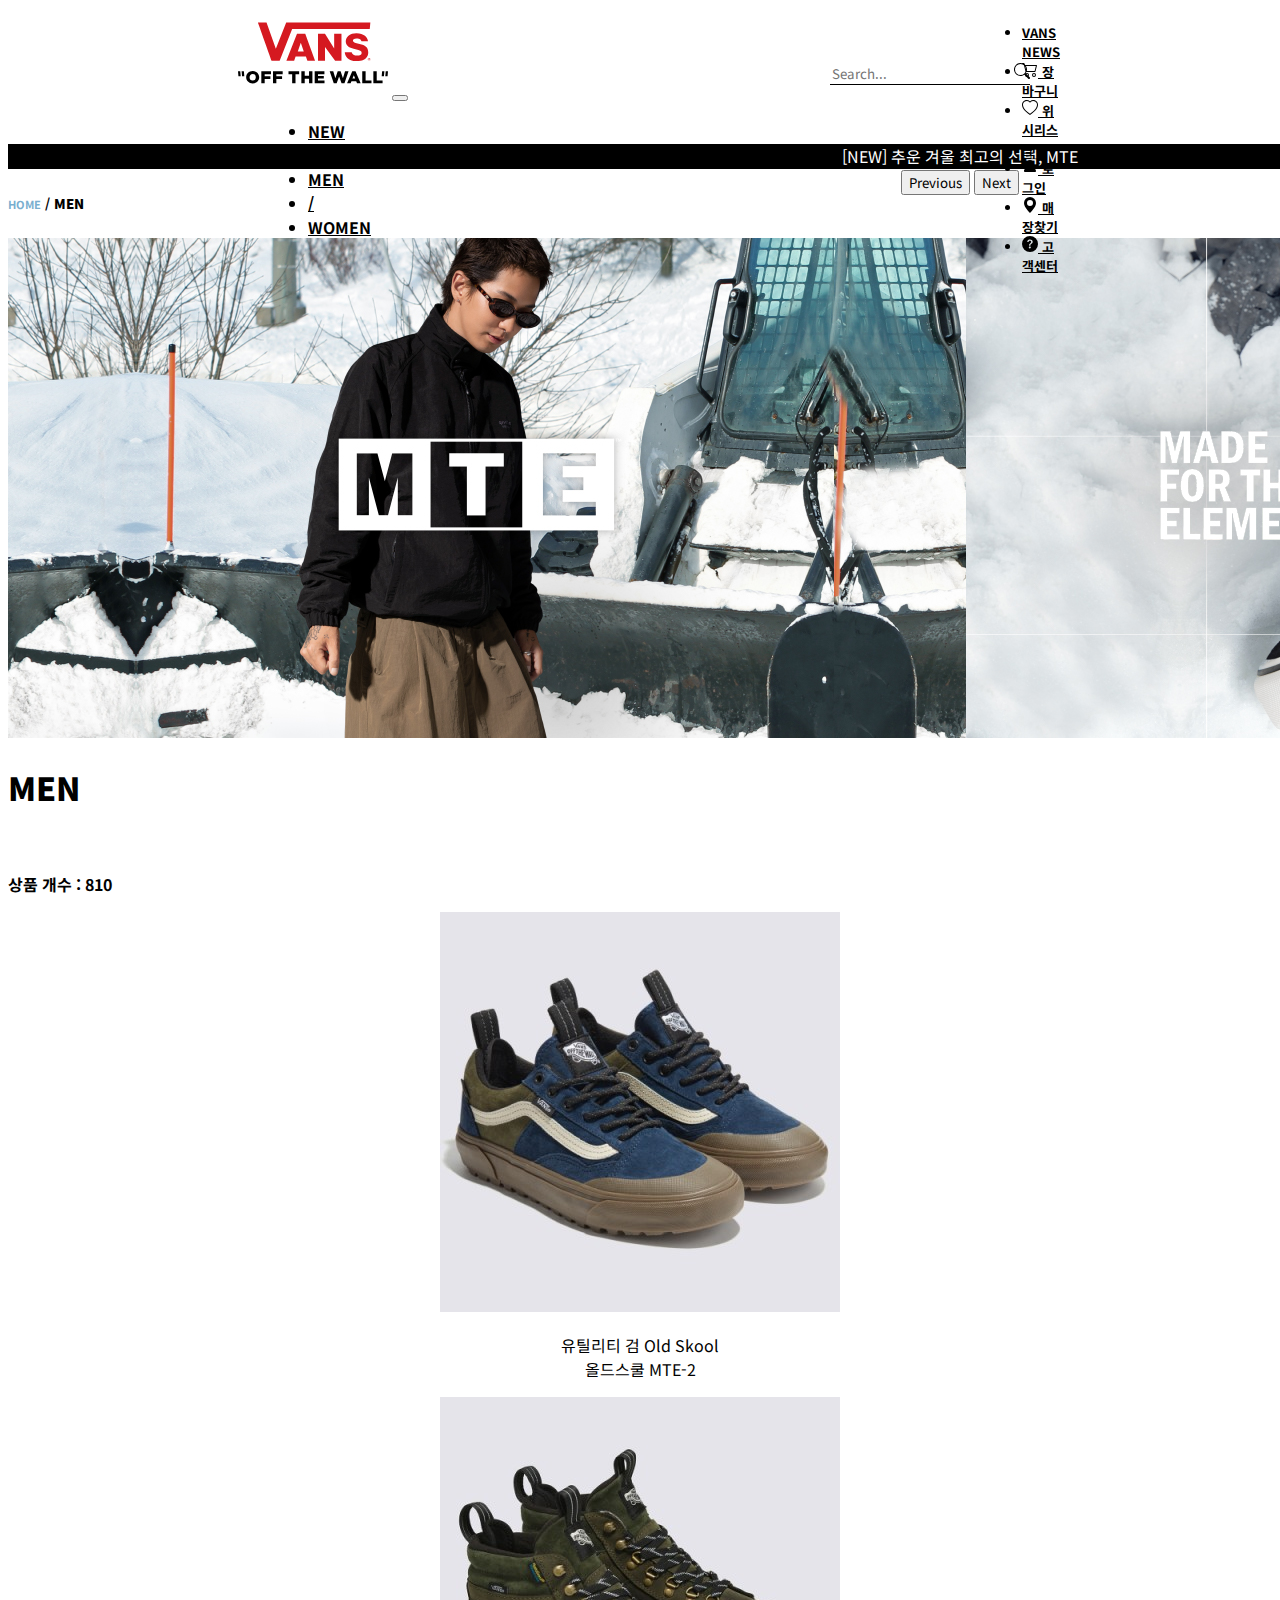
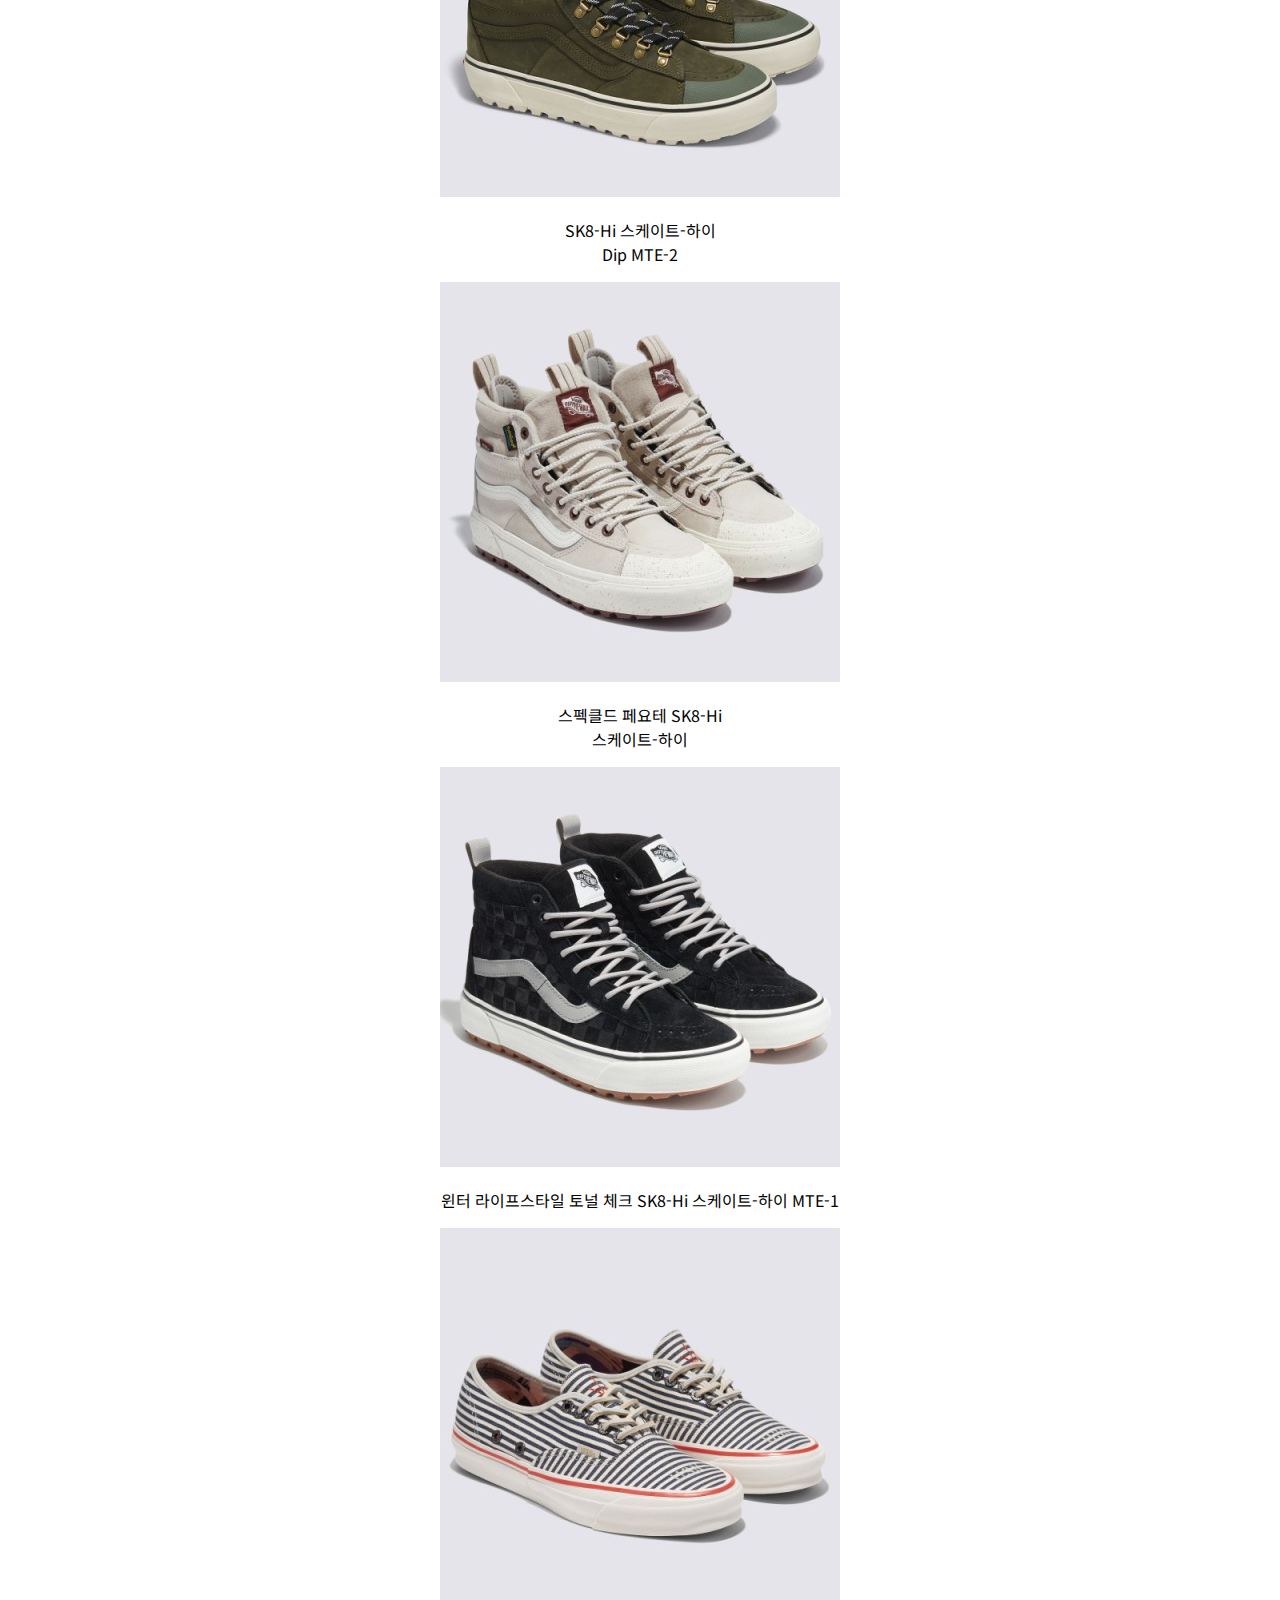
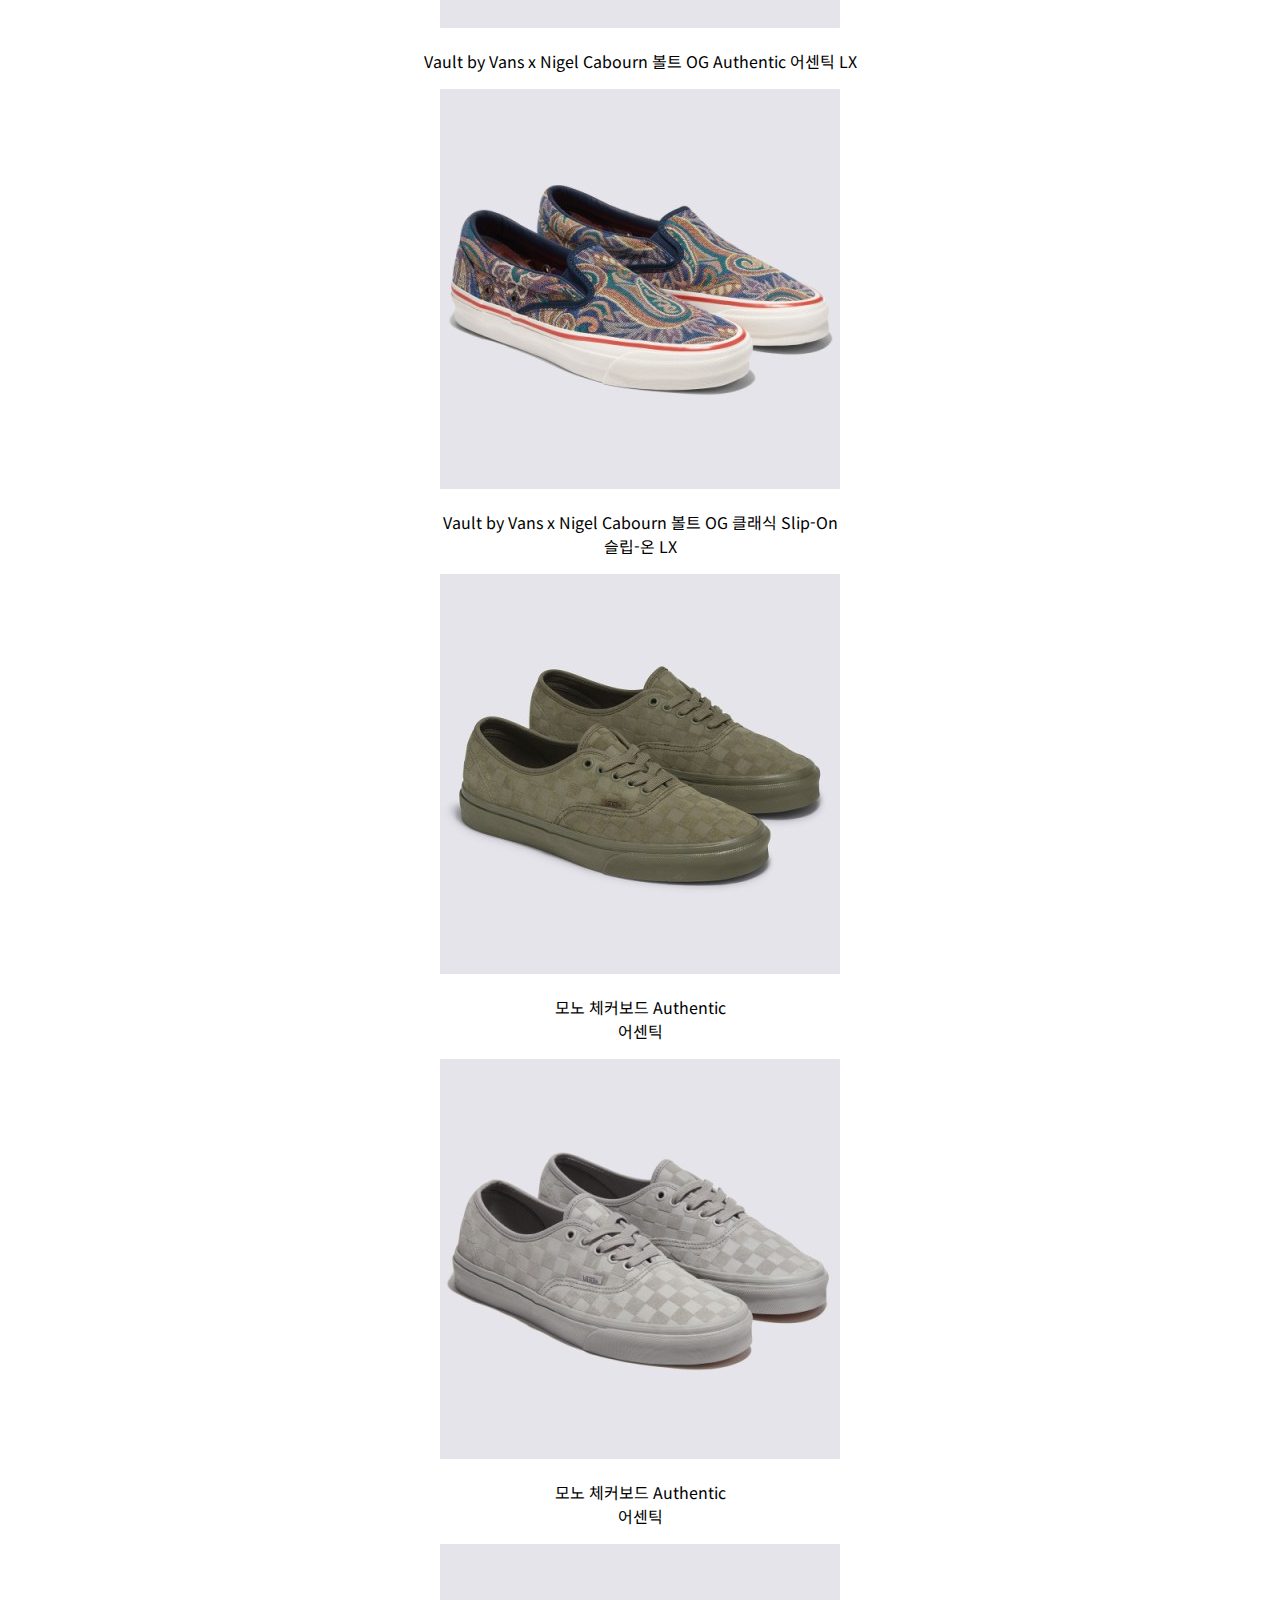
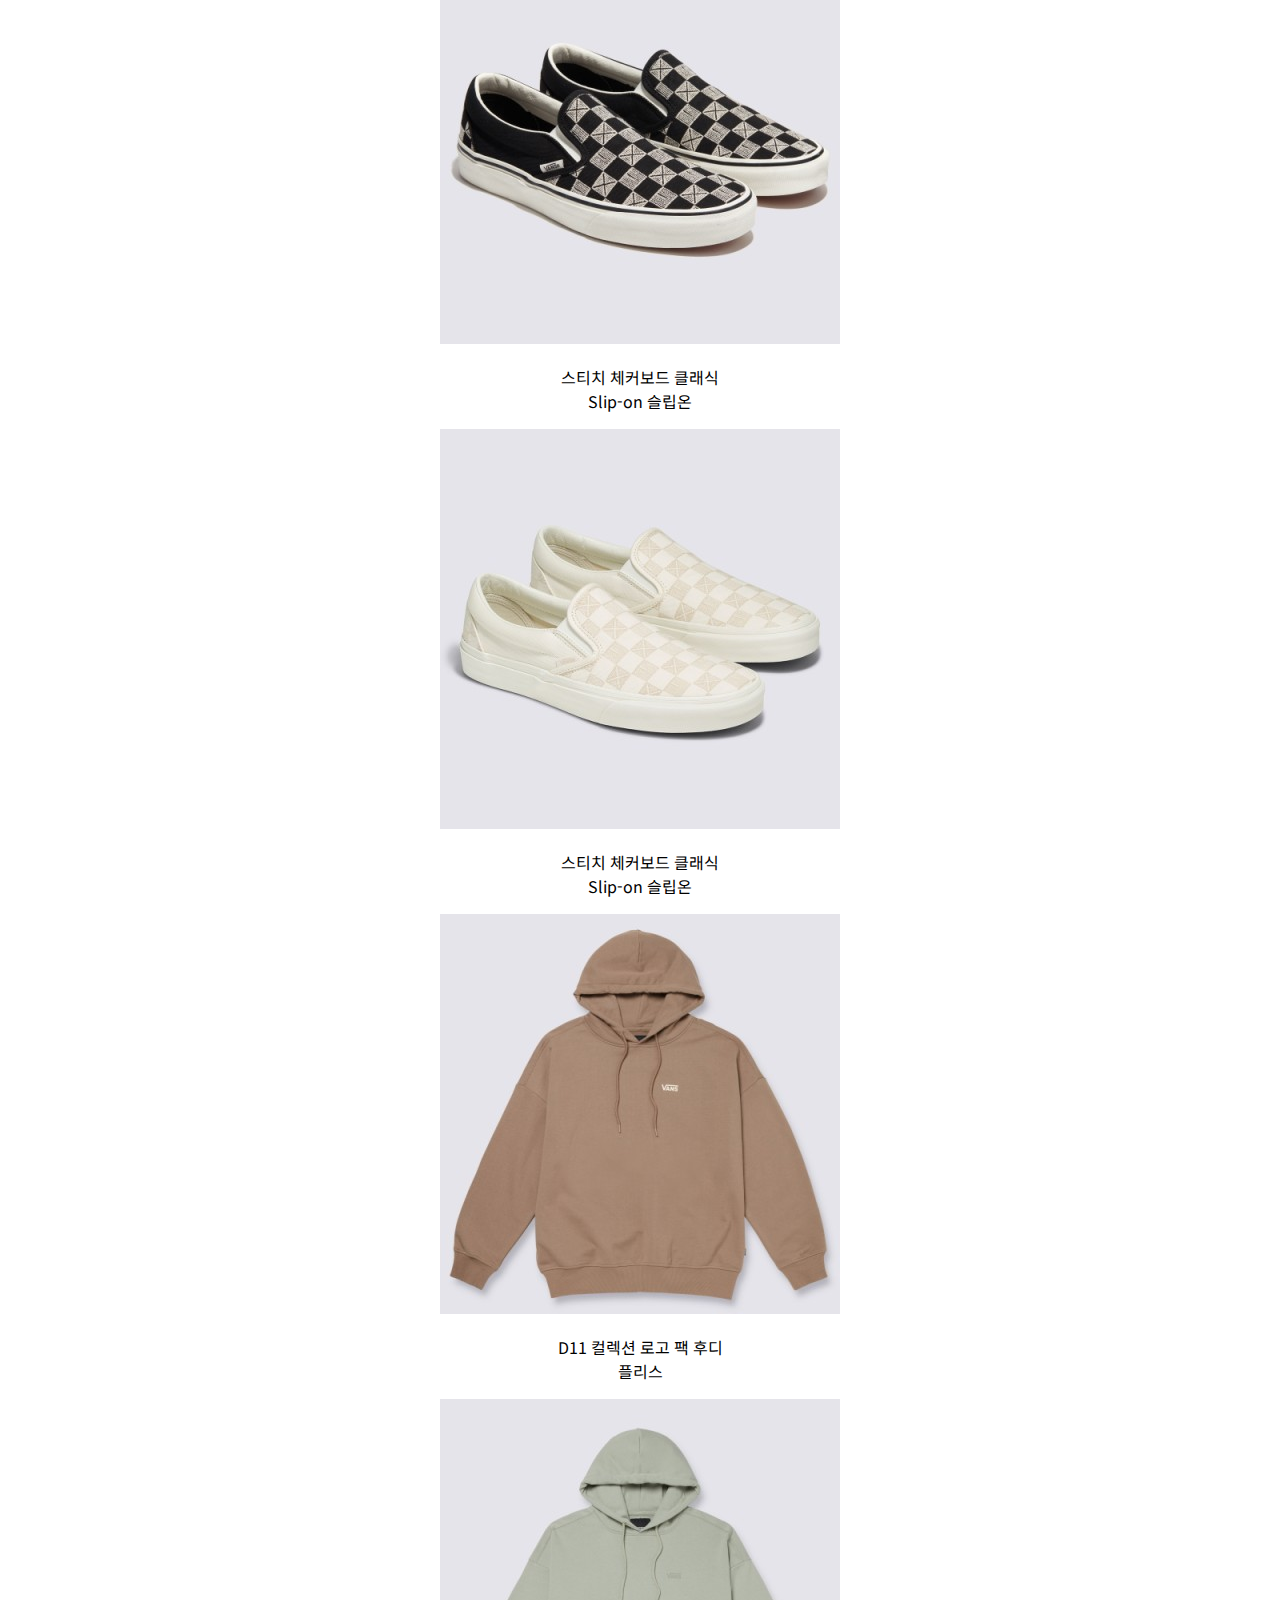
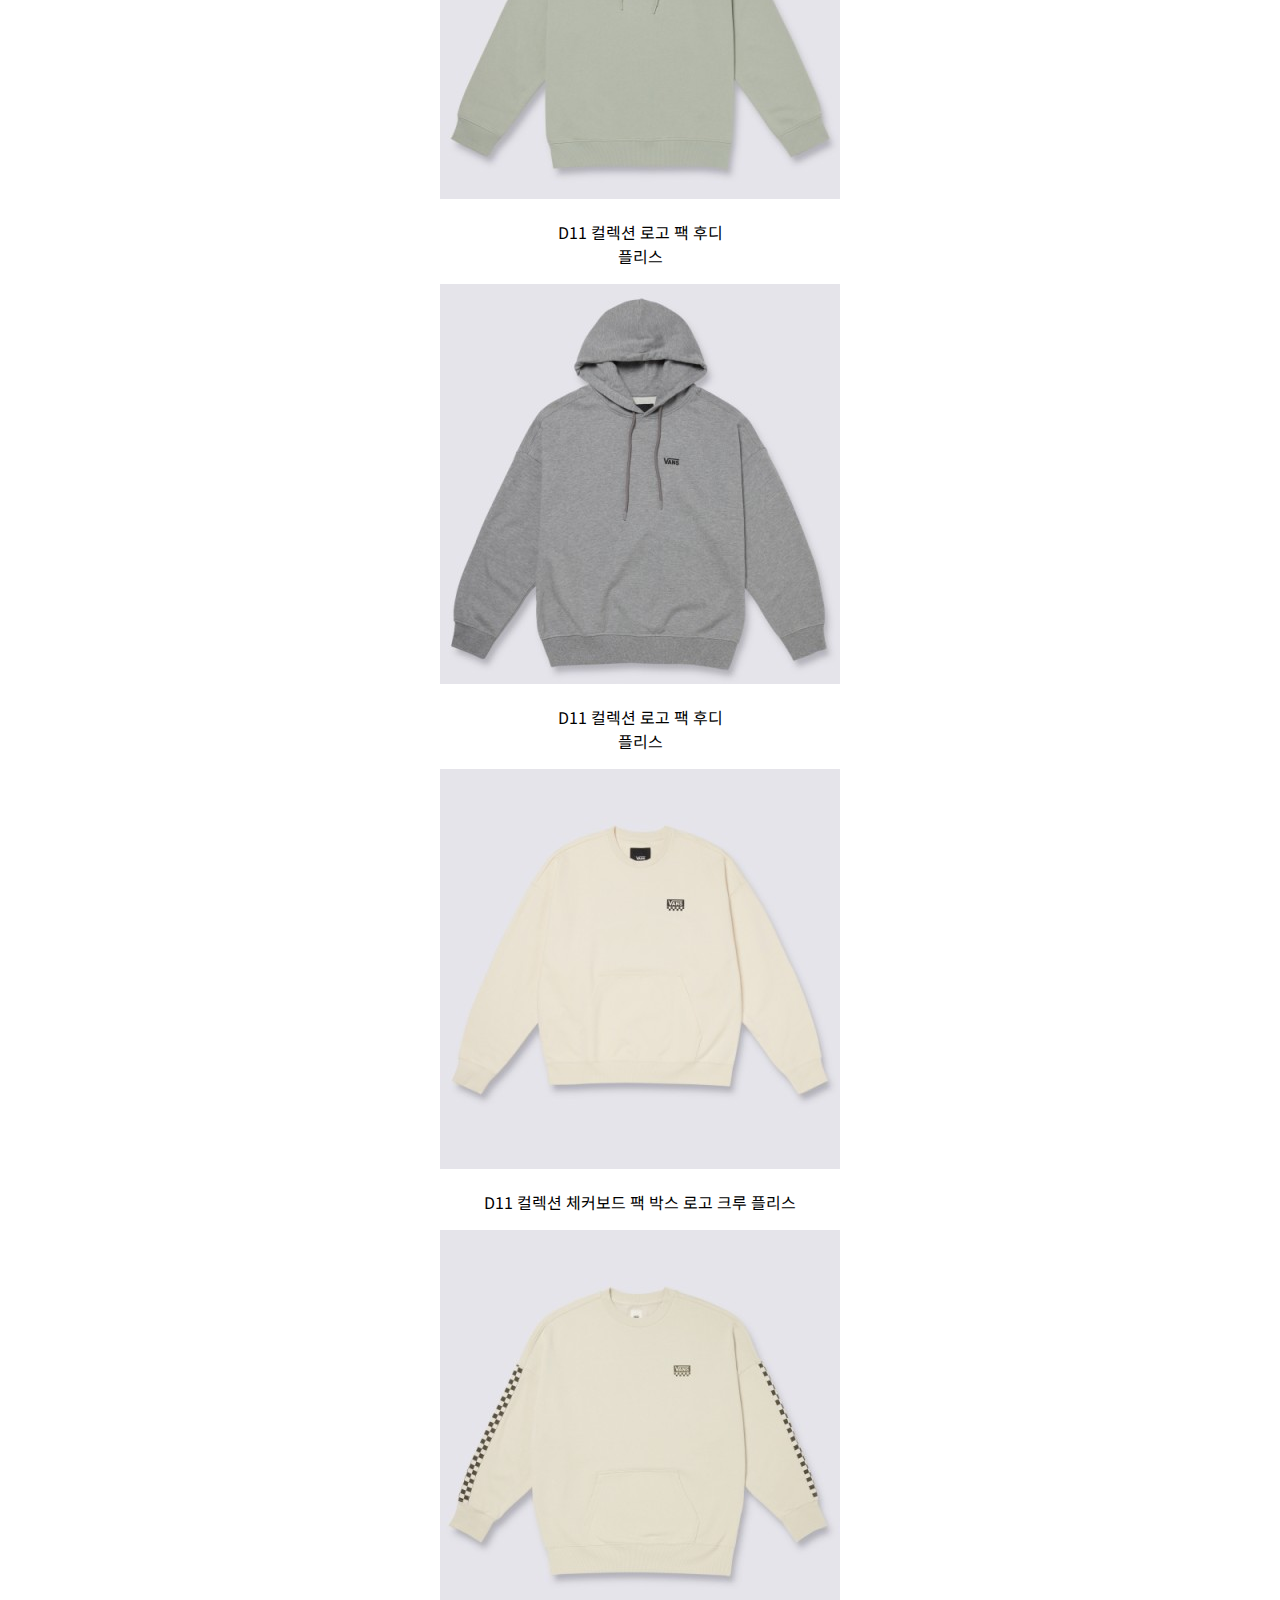
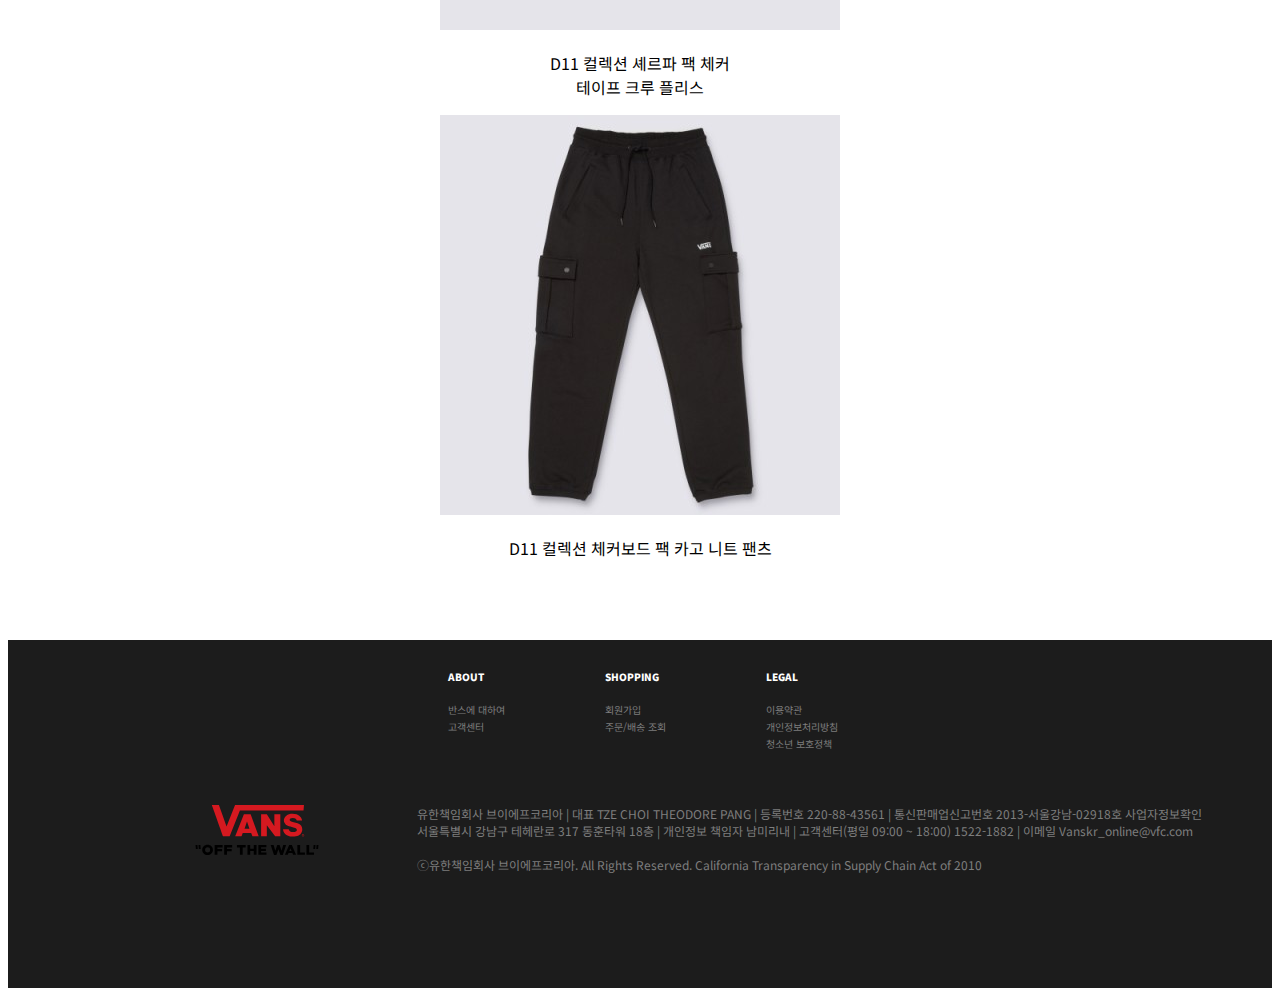
<file: men.html>
<!doctype html>
<html lang="ko">

<head>
    <meta charset="utf-8">
    <meta name="viewport" content="width=device-width, initial-scale=1, shrink-to-fit=no">
    <link rel="stylesheet" href="https://cdn.jsdelivr.net/npm/bootstrap@4.6.2/dist/css/bootstrap.min.css"
        integrity="sha384-xOolHFLEh07PJGoPkLv1IbcEPTNtaed2xpHsD9ESMhqIYd0nLMwNLD69Npy4HI+N" crossorigin="anonymous">
    <link rel="stylesheet" href="css/new-style.css">
    <link rel="website icon" type="png" href="imges/ml.png">
    <link rel="preconnect" href="https://fonts.googleapis.com">
    <link rel="preconnect" href="https://fonts.gstatic.com" crossorigin>
    <link href="https://fonts.googleapis.com/css2?family=Nanum+Gothic+Coding:wght@700&display=swap" rel="stylesheet">
    <title>MEN - VANS</title>
</head>

<body>
    <div class="container-fluid">
        <div class="row">

            <div class="container-fluid top-nav">
                <div class="row">
                    <nav class="navbar navbar-expand-lg navbar-light top-nav">
                        <div class="collapse navbar-collapse nav" id="navbarSupportedContent">
                            <ul class="navbar-nav mr-auto">
                                <li class="nav-item">
                                    <a class="nav-link" href="https://www.vans.co.kr/vansNews"> VANS NEWS </a>
                                </li>
                                <li class="nav-item">
                                    <a class="nav-link" href="login.html"> <img src="imges/cart2.svg" alt=""> 장바구니</a>
                                </li>
                                <li class="nav-item">
                                    <a class="nav-link" href="login.html"> <img src="imges/heart.svg" alt=""> 위시리스트</a>
                                </li>
                                <li class="nav-item">
                                    <a class="nav-link" href="login.html"> <img src="imges/person-fill.svg" alt="">
                                        로그인</a>
                                </li>
                                <li class="nav-item">
                                    <a class="nav-link" href="https://www.vans.co.kr/store?isPaging=false"> <img src="imges/geo-alt-fill.svg" alt="">
                                        매장찾기</a>
                                </li>
                                <li class="nav-item">
                                    <a class="nav-link" href="https://www.vans.co.kr/cscenter"> <img src="imges/question-circle-fill.svg"
                                            alt=""> 고객센터</a>
                                </li>
                            </ul>
                        </div>
                    </nav>
                </div>
            </div>

            <div class="container-fluid">
                <div class="row">

                    <nav class="navbar navbar-expand-lg navbar-light bg-light">
                        <a class="navbar-brand" href="index.html"><img src="imges/l1.svg" alt="" class="logo"></a>
                        <button class="navbar-toggler" type="button" data-toggle="collapse"
                            data-target="#navbarSupportedContent" aria-controls="navbarSupportedContent"
                            aria-expanded="false" aria-label="Toggle navigation">
                            <span class="navbar-toggler-icon"></span>
                        </button>

                        <div class="collapse navbar-collapse nav" id="navbarSupportedContent">
                            <ul class="navbar-nav mr-auto">
                                <li class="nav-item">
                                    <a class="nav-link" href="new.html">NEW </a>
                                </li>
                                <li class="nav-item">
                                    <a class="nav-link" href="new.html"> / </a>
                                </li>
                                <li class="nav-item">
                                    <a class="nav-link" href="men.html">MEN </a>
                                </li>
                                <li class="nav-item">
                                    <a class="nav-link" href="new.html"> / </a>
                                </li>
                                <li class="nav-item">
                                    <a class="nav-link" href="women.html">WOMEN </a>
                                </li>
                                <li class="nav-item">
                                    <a class="nav-link" href="new.html"> / </a>
                                </li>
                                <li class="nav-item">
                                    <a class="nav-link" href="kids.html">KIDS </a>
                                </li>
                                <li class="nav-item">
                                    <a class="nav-link" href="new.html"> / </a>
                                </li>
                                <li class="nav-item">
                                    <a class="nav-link" href="custom.html">CUSTOMS </a>
                                </li>
                                <li class="nav-item">
                                    <a class="nav-link" href="new.html"> / </a>
                                </li>
                                <li class="nav-item">
                                    <a class="nav-link" href="https://www.vans.co.kr/SKATE">SKATEBORDING </a>
                                </li>
                                <li class="nav-item">
                                    <a class="nav-link" href="new.html"> / </a>
                                </li>
                                <li class="nav-item active">
                                    <a class="nav-link" href="https://www.vans.co.kr/category/sale">SALE <span
                                            class="sr-only">(current)</span></a>
                                </li>
                                <li class="nav-item">
                                    <a class="nav-link" href="new.html"> / </a>
                                </li>
                                <li class="nav-item">
                                    <a class="nav-link" href="https://www.vans.co.kr/launchingcalendar">LAUNCHING
                                        CALENDAR
                                    </a>
                                <li class="nav-item">
                                    <a class="nav-link" href="new.html"> / </a>
                                </li>
                                </li>
                                <li class="nav-item">
                                    <a class="nav-link" href="#">MORE</a>
                                </li>
                            </ul>

                            <form class="form-inline my-2 my-lg-0">
                                <input class="form-control mr-sm-2" type="search" placeholder="Search..."
                                    aria-label="Search">
                                <a href="#"><img src="imges/search.svg" alt=""></a>
                            </form>
                        </div>
                    </nav>

                </div>
            </div>

            <div class="container-fluid top-slide">
                <div class="row">
                    <div id="carouselExampleFade01" class="carousel slide carousel" data-ride="carousel">
                        <div class="carousel-inner top-slide">
                            <div class="carousel-item active">
                                <p>[NEW] 추운 겨울 최고의 선택, MTE</p>
                            </div>
                            <div class="carousel-item">
                                <p>[쿠폰] 카카오 친구 추가 시 5,000원 쿠폰</p>
                            </div>
                            <div class="carousel-item">
                                <p>[HOT] 반스 겨울 신발 컬렉션</p>
                            </div>
                            <div class="carousel-item">
                                <p>첫 구매 1만원 쿠폰 증정</p>
                            </div>
                            <div class="carousel-item">
                                <p>3만원 이상 무료배송</p>
                            </div>
                            <div class="carousel-item">
                                <p>[추천] 새로운 컬러 띠어리 컬렉션</p>
                            </div>
                        </div>
                        <button class="carousel-control-prev" type="button" data-target="#carouselExampleFade01"
                            data-slide="prev">
                            <span class="carousel-control-prev-icon" aria-hidden="true"></span>
                            <span class="sr-only">Previous</span>
                        </button>
                        <button class="carousel-control-next" type="button" data-target="#carouselExampleFade01"
                            data-slide="next">
                            <span class="carousel-control-next-icon" aria-hidden="true"></span>
                            <span class="sr-only">Next</span>
                        </button>
                    </div>
                </div>
            </div>

            <div class="container">
                <div class="row">
                    <h5 class="hn"><small class="HOME">HOME</small> / <b>MEN</b></h5>
                </div>
            </div>

            <div class="container-fluid">
                <div class="row">
                    <div class="card mb-3">
                        <img src="imges/mb.jpg" class="card-img-top" alt="...">
                    </div>
                </div>
            </div>

            <div class="container">
                <div class="row">
                    <h1><b>MEN</b></h1> <br>
                </div>
            </div>
            <div class="container">
                <div class="row">
                    <p><b>상품 개수 : 810</b></p>
                </div>
            </div>

            <div class="container new">
                <div class="row">
                    <div class="row row-cols-1 row-cols-md-4">
                        <div class="col mb-4">
                            <div class="card">
                                <img src="imges/v1.jpg" class="card-img-top img-fluid" alt="...">
                                <div class="card-body">
                                    <p class="card-text">유틸리티 검 Old Skool <br>올드스쿨 MTE-2</p>
                                </div>
                            </div>
                        </div>
                        <div class="col mb-4">
                            <div class="card">
                                <img src="imges/v2.jpg" class="card-img-top img-fluid" alt="...">
                                <div class="card-body">
                                    <p class="card-text">SK8-Hi 스케이트-하이 <br>Dip MTE-2</p>
                                </div>
                            </div>
                        </div>
                        <div class="col mb-4">
                            <div class="card">
                                <img src="imges/v3.jpg" class="card-img-top img-fluid" alt="...">
                                <div class="card-body">
                                    <p class="card-text">스펙클드 페요테 SK8-Hi <br>스케이트-하이</p>
                                    <p> </p>
                                </div>
                            </div>
                        </div>
                        <div class="col mb-4">
                            <div class="card">
                                <img src="imges/v4.jpg" class="card-img-top img-fluid" alt="...">
                                <div class="card-body">
                                    <p class="card-text">윈터 라이프스타일 토널 체크 SK8-Hi 스케이트-하이 MTE-1</p>
                                </div>
                            </div>
                        </div>
                    </div>

                    <div class="row row-cols-1 row-cols-md-4">
                        <div class="col mb-4">
                            <div class="card">
                                <img src="imges/v5.jpg" class="card-img-top img-fluid" alt="...">
                                <div class="card-body">
                                    <p class="card-text">Vault by Vans x Nigel Cabourn 볼트 OG Authentic 어센틱 LX</p>
                                </div>
                            </div>
                        </div>
                        <div class="col mb-4">
                            <div class="card">
                                <img src="imges/v6.jpg" class="card-img-top img-fluid" alt="...">
                                <div class="card-body">
                                    <p class="card-text">Vault by Vans x Nigel Cabourn 볼트 OG 클래식 Slip-On <br>슬립-온 LX</p>
                                </div>
                            </div>
                        </div>
                        <div class="col mb-4">
                            <div class="card">
                                <img src="imges/v7.jpg" class="card-img-top img-fluid" alt="...">
                                <div class="card-body">
                                    <p class="card-text">모노 체커보드 Authentic <br>어센틱</p>
                                    <p> </p>
                                </div>
                            </div>
                        </div>
                        <div class="col mb-4">
                            <div class="card">
                                <img src="imges/v8.jpg" class="card-img-top img-fluid" alt="...">
                                <div class="card-body">
                                    <p class="card-text">모노 체커보드 Authentic <br>어센틱</p>
                                </div>
                            </div>
                        </div>
                    </div>

                    <div class="row row-cols-1 row-cols-md-4">
                        <div class="col mb-4">
                            <div class="card">
                                <img src="imges/v9.jpg" class="card-img-top img-fluid" alt="...">
                                <div class="card-body">
                                    <p class="card-text">스티치 체커보드 클래식 <br>Slip-on 슬립온</p>
                                </div>
                            </div>
                        </div>
                        <div class="col mb-4">
                            <div class="card">
                                <img src="imges/v10.jpg" class="card-img-top img-fluid" alt="...">
                                <div class="card-body">
                                    <p class="card-text">스티치 체커보드 클래식 <br>Slip-on 슬립온</p>
                                </div>
                            </div>
                        </div>
                        <div class="col mb-4">
                            <div class="card">
                                <img src="imges/v11.jpg" class="card-img-top img-fluid" alt="...">
                                <div class="card-body">
                                    <p class="card-text">D11 컬렉션 로고 팩 후디 <br>플리스</p>
                                    <p> </p>
                                </div>
                            </div>
                        </div>
                        <div class="col mb-4">
                            <div class="card">
                                <img src="imges/v12.jpg" class="card-img-top img-fluid" alt="...">
                                <div class="card-body">
                                    <p class="card-text">D11 컬렉션 로고 팩 후디 <br>플리스</p>
                                </div>
                            </div>
                        </div>
                    </div>

                    <div class="row row-cols-1 row-cols-md-4">
                        <div class="col mb-4">
                            <div class="card">
                                <img src="imges/v13.jpg" class="card-img-top img-fluid" alt="...">
                                <div class="card-body">
                                    <p class="card-text">D11 컬렉션 로고 팩 후디 <br>플리스</p>
                                </div>
                            </div>
                        </div>
                        <div class="col mb-4">
                            <div class="card">
                                <img src="imges/v14.jpg" class="card-img-top img-fluid" alt="...">
                                <div class="card-body">
                                    <p class="card-text">D11 컬렉션 체커보드 팩 박스 로고 크루 플리스</p>
                                </div>
                            </div>
                        </div>
                        <div class="col mb-4">
                            <div class="card">
                                <img src="imges/v15.jpg" class="card-img-top img-fluid" alt="...">
                                <div class="card-body">
                                    <p class="card-text">D11 컬렉션 셰르파 팩 체커 <br>테이프 크루 플리스</p>
                                    <p> </p>
                                </div>
                            </div>
                        </div>
                        <div class="col mb-4">
                            <div class="card">
                                <img src="imges/v16.jpg" class="card-img-top img-fluid" alt="...">
                                <div class="card-body">
                                    <p class="card-text">D11 컬렉션 체커보드 팩 카고 니트 팬츠</p>
                                </div>
                            </div>
                        </div>
                    </div>
                </div>
            </div>

            <div class="container-fluid footer">
                <div class="row">
                    <div class="footer-top">
                        <ul>
                            <li>
                                <h5><b>ABOUT</b></h5>
                                <ul>
                                    <li><small>반스에 대하여</small></li>
                                    <li><small>고객센터</small></li>
                                </ul>
                            </li>
                            <li>
                                <h5><b>SHOPPING</b></h5>
                                <ul>
                                    <li><small>회원가입</small></li>
                                    <li><small>주문/배송 조회</small></li>
                                </ul>
                            </li>
                            <li>
                                <h5><b>LEGAL</b></h5>
                                <ul>
                                    <li><small>이용약관</small></li>
                                    <li><small>개인정보처리방침</small></li>
                                    <li><small>청소년 보호정책</small></li>
                                </ul>
                            </li>
                        </ul>

                        <ul>
                            <li>
                                <h5><b>FOLLOW VANS</b></h5>
                                <ul class="footer-sns">
                                    <li>
                                        <a href="https://www.facebook.com/VANS/">
                                            <svg xmlns="http://www.w3.org/2000/svg" width="16" height="16"
                                                fill="currentColor" class="bi bi-facebook" viewBox="0 0 16 16">
                                                <path
                                                    d="M16 8.049c0-4.446-3.582-8.05-8-8.05C3.58 0-.002 3.603-.002 8.05c0 4.017 2.926 7.347 6.75 7.951v-5.625h-2.03V8.05H6.75V6.275c0-2.017 1.195-3.131 3.022-3.131.876 0 1.791.157 1.791.157v1.98h-1.009c-.993 0-1.303.621-1.303 1.258v1.51h2.218l-.354 2.326H9.25V16c3.824-.604 6.75-3.934 6.75-7.951" />
                                            </svg>
                                        </a>
                                    </li>
                                    <li>
                                        <a href="https://www.instagram.com/vans_korea/">
                                            <svg xmlns="http://www.w3.org/2000/svg" width="16" height="16"
                                                fill="currentColor" class="bi bi-instagram" viewBox="0 0 16 16">
                                                <path
                                                    d="M8 0C5.829 0 5.556.01 4.703.048 3.85.088 3.269.222 2.76.42a3.917 3.917 0 0 0-1.417.923A3.927 3.927 0 0 0 .42 2.76C.222 3.268.087 3.85.048 4.7.01 5.555 0 5.827 0 8.001c0 2.172.01 2.444.048 3.297.04.852.174 1.433.372 1.942.205.526.478.972.923 1.417.444.445.89.719 1.416.923.51.198 1.09.333 1.942.372C5.555 15.99 5.827 16 8 16s2.444-.01 3.298-.048c.851-.04 1.434-.174 1.943-.372a3.916 3.916 0 0 0 1.416-.923c.445-.445.718-.891.923-1.417.197-.509.332-1.09.372-1.942C15.99 10.445 16 10.173 16 8s-.01-2.445-.048-3.299c-.04-.851-.175-1.433-.372-1.941a3.926 3.926 0 0 0-.923-1.417A3.911 3.911 0 0 0 13.24.42c-.51-.198-1.092-.333-1.943-.372C10.443.01 10.172 0 7.998 0h.003zm-.717 1.442h.718c2.136 0 2.389.007 3.232.046.78.035 1.204.166 1.486.275.373.145.64.319.92.599.28.28.453.546.598.92.11.281.24.705.275 1.485.039.843.047 1.096.047 3.231s-.008 2.389-.047 3.232c-.035.78-.166 1.203-.275 1.485a2.47 2.47 0 0 1-.599.919c-.28.28-.546.453-.92.598-.28.11-.704.24-1.485.276-.843.038-1.096.047-3.232.047s-2.39-.009-3.233-.047c-.78-.036-1.203-.166-1.485-.276a2.478 2.478 0 0 1-.92-.598 2.48 2.48 0 0 1-.6-.92c-.109-.281-.24-.705-.275-1.485-.038-.843-.046-1.096-.046-3.233 0-2.136.008-2.388.046-3.231.036-.78.166-1.204.276-1.486.145-.373.319-.64.599-.92.28-.28.546-.453.92-.598.282-.11.705-.24 1.485-.276.738-.034 1.024-.044 2.515-.045v.002zm4.988 1.328a.96.96 0 1 0 0 1.92.96.96 0 0 0 0-1.92zm-4.27 1.122a4.109 4.109 0 1 0 0 8.217 4.109 4.109 0 0 0 0-8.217zm0 1.441a2.667 2.667 0 1 1 0 5.334 2.667 2.667 0 0 1 0-5.334" />
                                            </svg>
                                        </a>
                                    </li>
                                    <li>
                                        <a href="https://pf.kakao.com/_jrxfxoxh">
                                            <svg xmlns="http://www.w3.org/2000/svg" width="16" height="16"
                                                fill="currentColor" class="bi bi-person-plus-fill" viewBox="0 0 16 16">
                                                <path
                                                    d="M1 14s-1 0-1-1 1-4 6-4 6 3 6 4-1 1-1 1zm5-6a3 3 0 1 0 0-6 3 3 0 0 0 0 6" />
                                                <path fill-rule="evenodd"
                                                    d="M13.5 5a.5.5 0 0 1 .5.5V7h1.5a.5.5 0 0 1 0 1H14v1.5a.5.5 0 0 1-1 0V8h-1.5a.5.5 0 0 1 0-1H13V5.5a.5.5 0 0 1 .5-.5" />
                                            </svg>
                                        </a>
                                    </li>
                                    <li>
                                        <a href="https://brand.naver.com/vans">
                                            <svg xmlns="http://www.w3.org/2000/svg" width="16" height="16"
                                                fill="currentColor" class="bi bi-chat-left-text" viewBox="0 0 16 16">
                                                <path
                                                    d="M14 1a1 1 0 0 1 1 1v8a1 1 0 0 1-1 1H4.414A2 2 0 0 0 3 11.586l-2 2V2a1 1 0 0 1 1-1zM2 0a2 2 0 0 0-2 2v12.793a.5.5 0 0 0 .854.353l2.853-2.853A1 1 0 0 1 4.414 12H14a2 2 0 0 0 2-2V2a2 2 0 0 0-2-2z" />
                                                <path
                                                    d="M3 3.5a.5.5 0 0 1 .5-.5h9a.5.5 0 0 1 0 1h-9a.5.5 0 0 1-.5-.5M3 6a.5.5 0 0 1 .5-.5h9a.5.5 0 0 1 0 1h-9A.5.5 0 0 1 3 6m0 2.5a.5.5 0 0 1 .5-.5h5a.5.5 0 0 1 0 1h-5a.5.5 0 0 1-.5-.5" />
                                            </svg>
                                        </a>
                                    </li>
                                </ul>
                            </li>
                        </ul>
                    </div>

                    <div class="footer-bottom">
                        <ul>
                            <li>
                                <a href="index.html"><img src="imges/l1.svg" alt=""></a>
                            </li>
                        </ul>
                        <ul>
                            <li>
                                유한책임회사 브이에프코리아 | 대표 TZE CHOI THEODORE PANG | 등록번호 220-88-43561 | 통신판매업신고번호
                                2013-서울강남-02918호 사업자정보확인<br>
                                서울특별시 강남구 테헤란로 317 동훈타워 18층 | 개인정보 책임자 남미리내 | 고객센터(평일 09:00 ~ 18:00) 1522-1882 | 이메일
                                Vanskr_online@vfc.com

                                <ul>
                                    <br>
                                    <li>
                                        ⓒ유한책임회사 브이에프코리아. All Rights Reserved. California Transparency in Supply
                                        Chain Act of 2010

                                    </li>
                                </ul>
                            </li>
                        </ul>

                        <ul>
                            <li>
                                소비자피해 보증보험 가입확인
                                <br>
                                <br>
                                <ul>
                                    <li>
                                        안전거래를 위해 현금 거래에 대해<br>
                                        구매안전서비스를 적용하고 있습니다.
                                    </li>
                                </ul>
                            </li>
                        </ul>
                    </div>

                </div>
            </div>

        </div>
    </div>


    <script src="https://cdn.jsdelivr.net/npm/jquery@3.5.1/dist/jquery.slim.min.js"
        integrity="sha384-DfXdz2htPH0lsSSs5nCTpuj/zy4C+OGpamoFVy38MVBnE+IbbVYUew+OrCXaRkfj"
        crossorigin="anonymous"></script>
    <script src="https://cdn.jsdelivr.net/npm/bootstrap@4.6.2/dist/js/bootstrap.bundle.min.js"
        integrity="sha384-Fy6S3B9q64WdZWQUiU+q4/2Lc9npb8tCaSX9FK7E8HnRr0Jz8D6OP9dO5Vg3Q9ct"
        crossorigin="anonymous"></script>


</body>

</html>
</file>
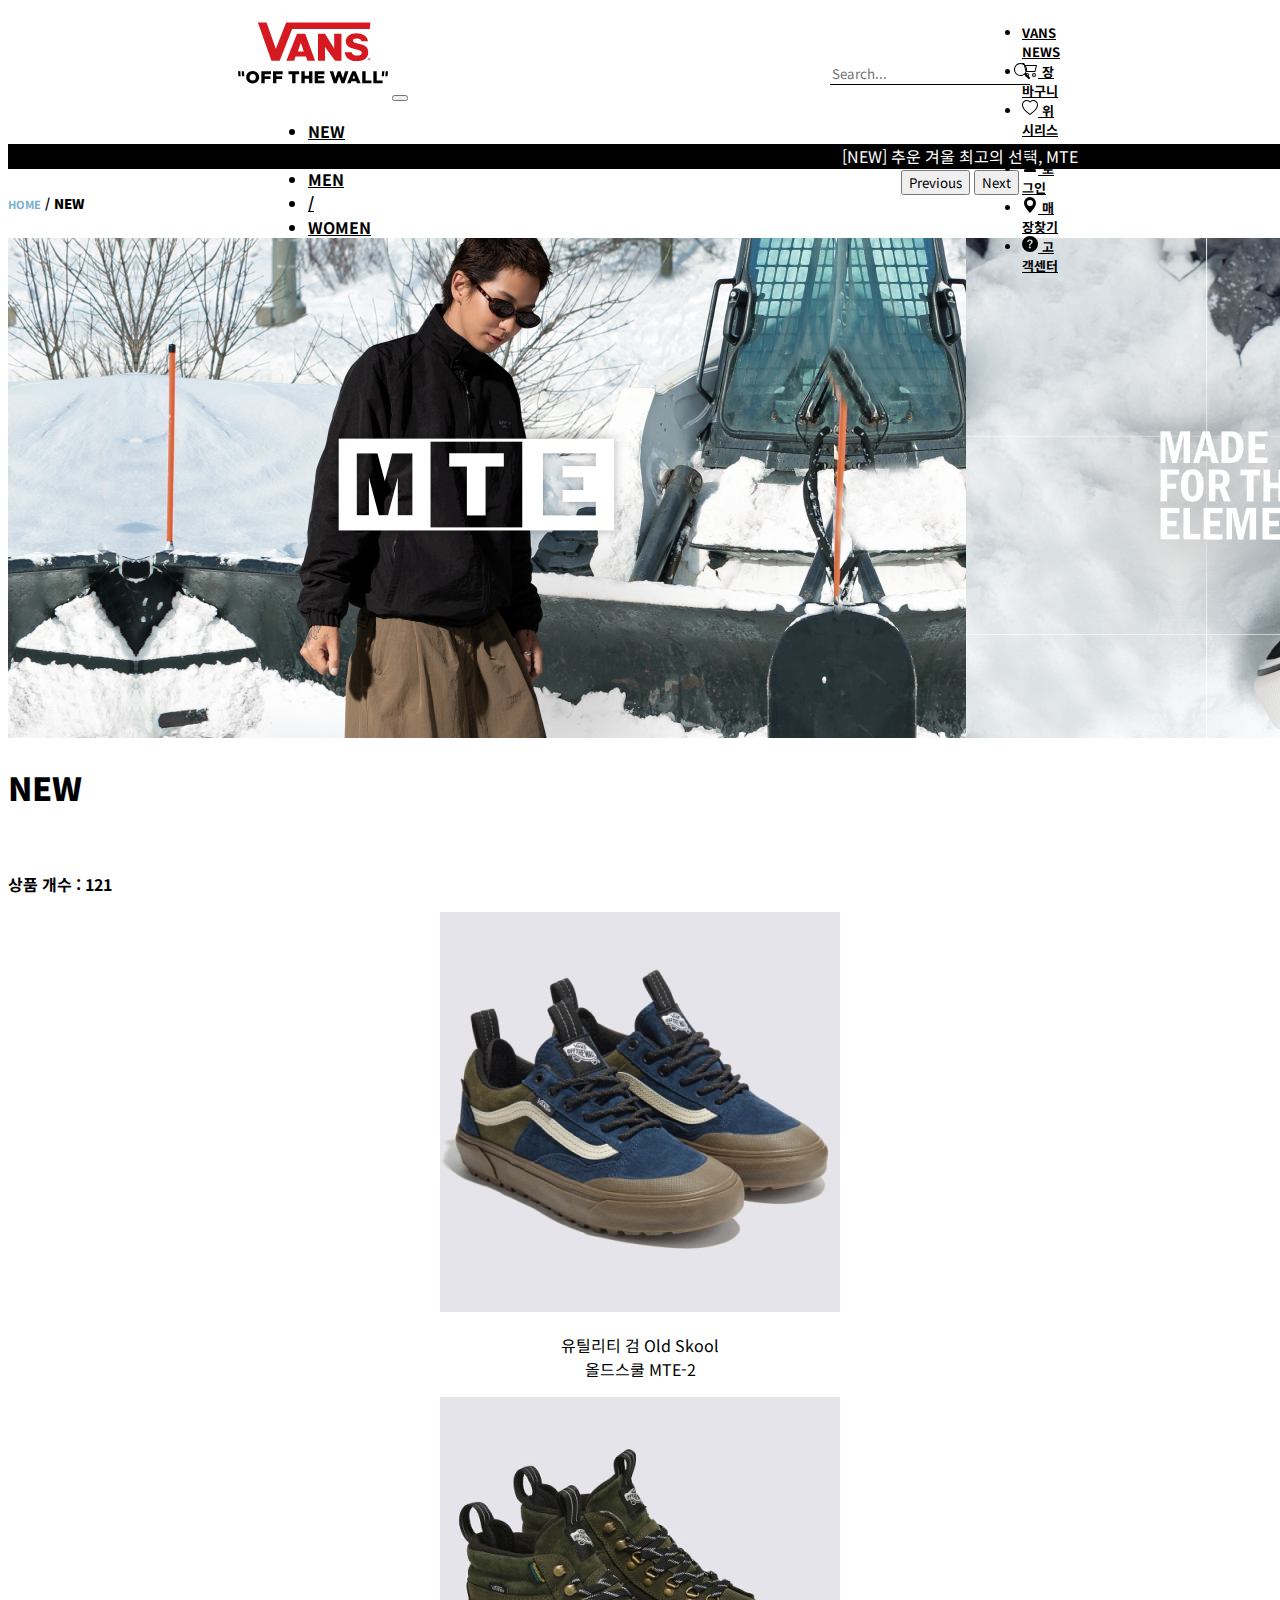
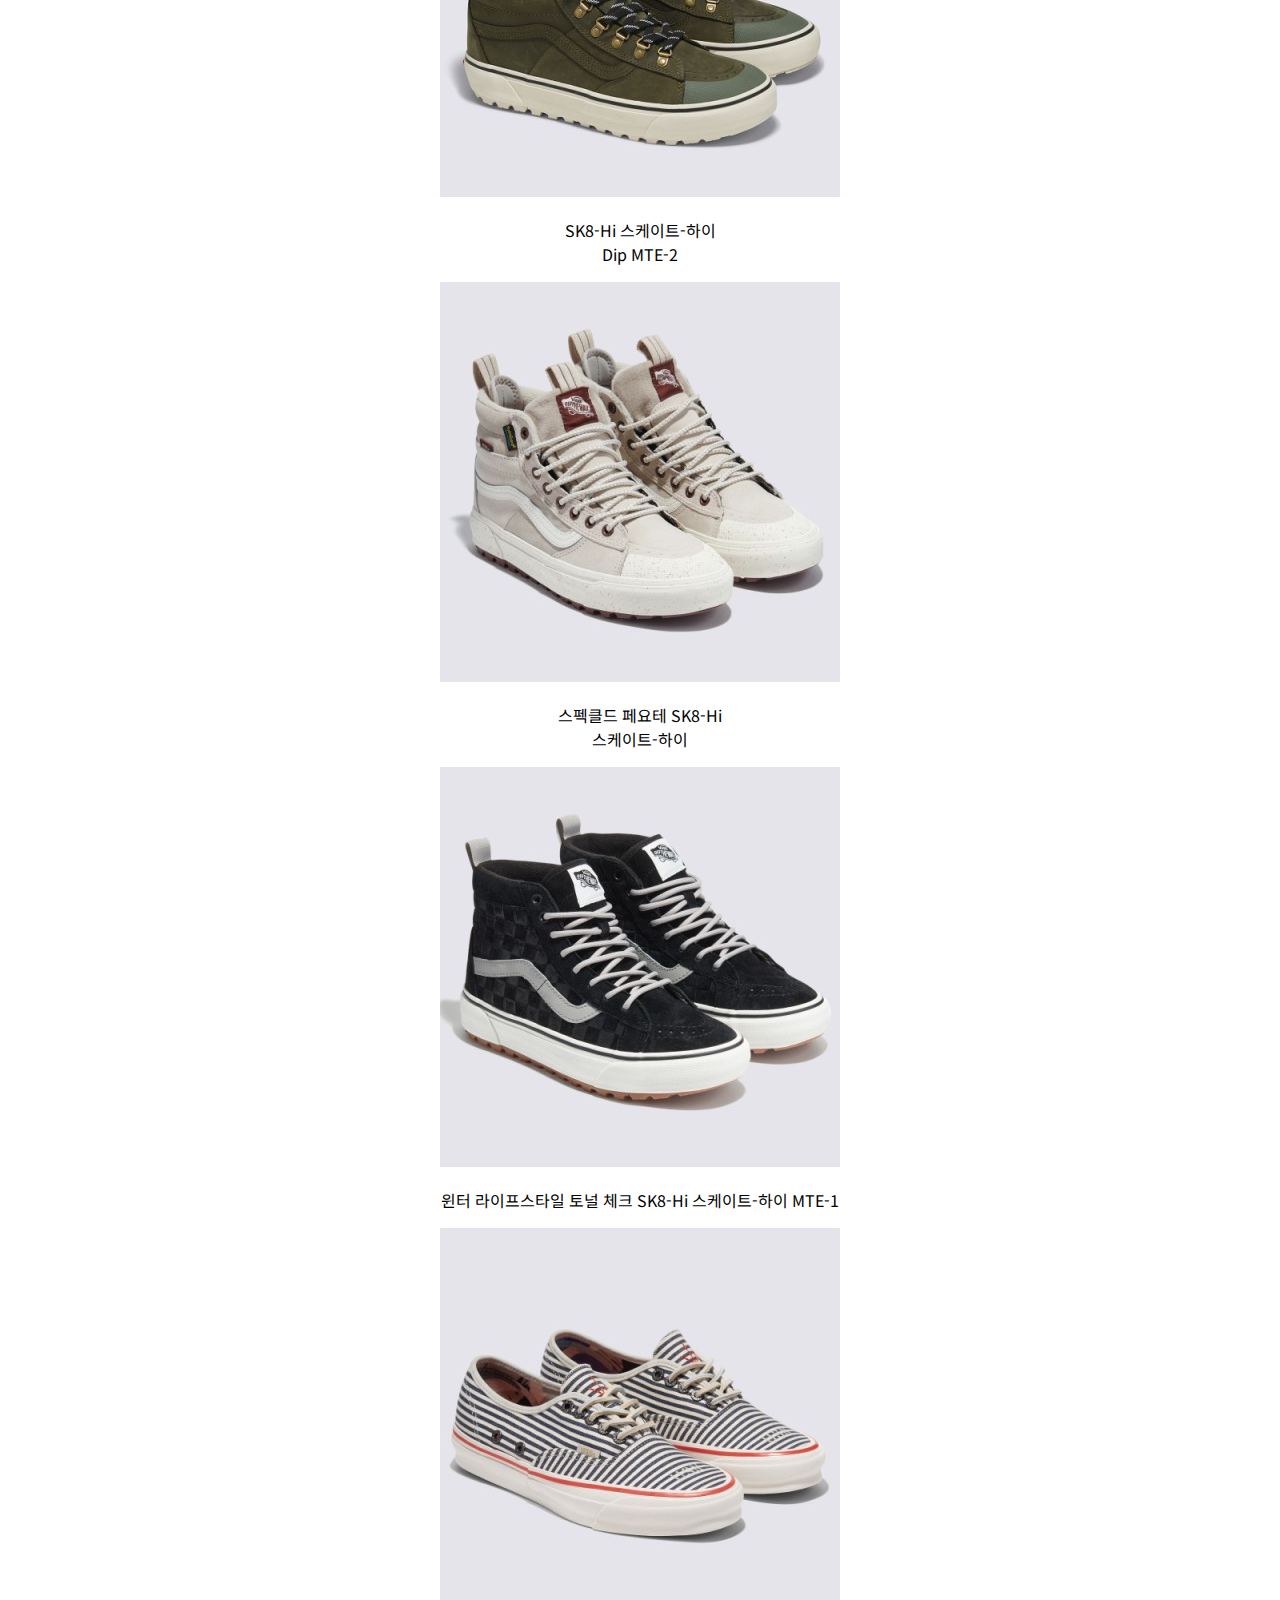
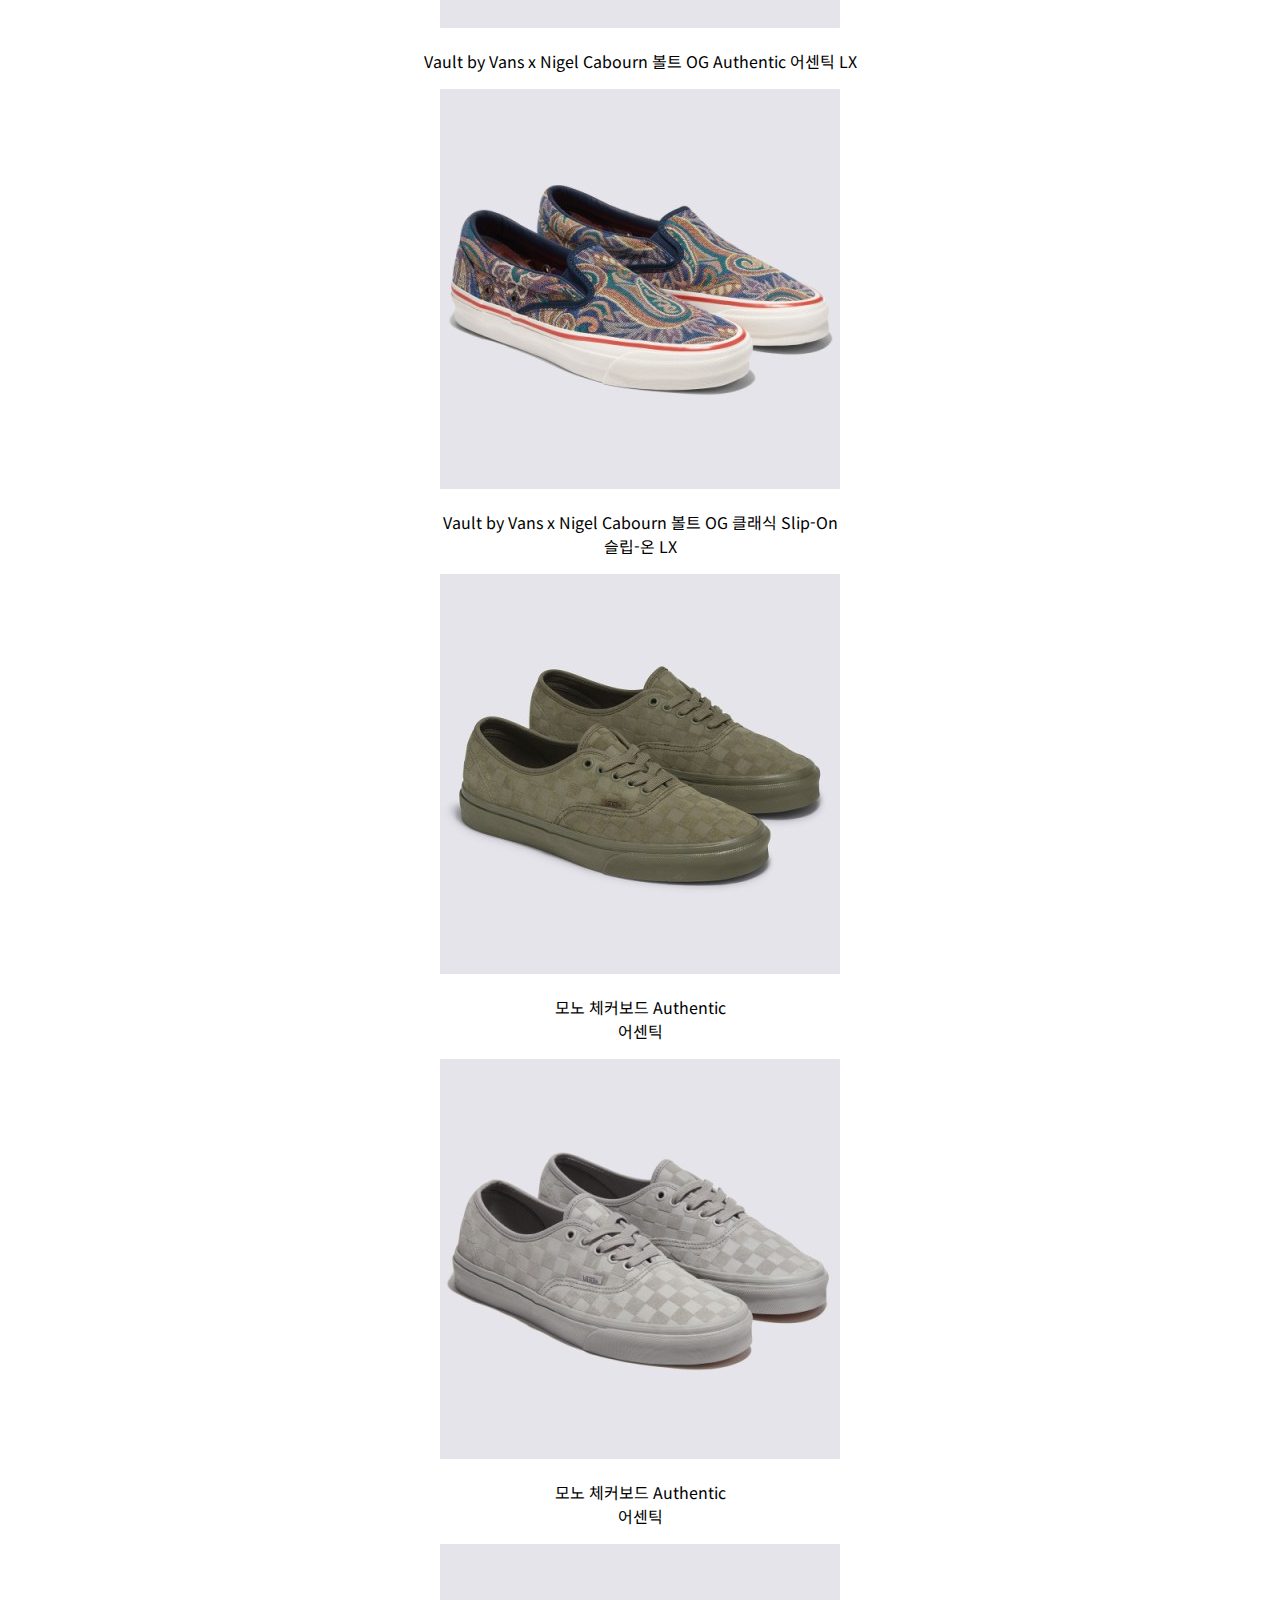
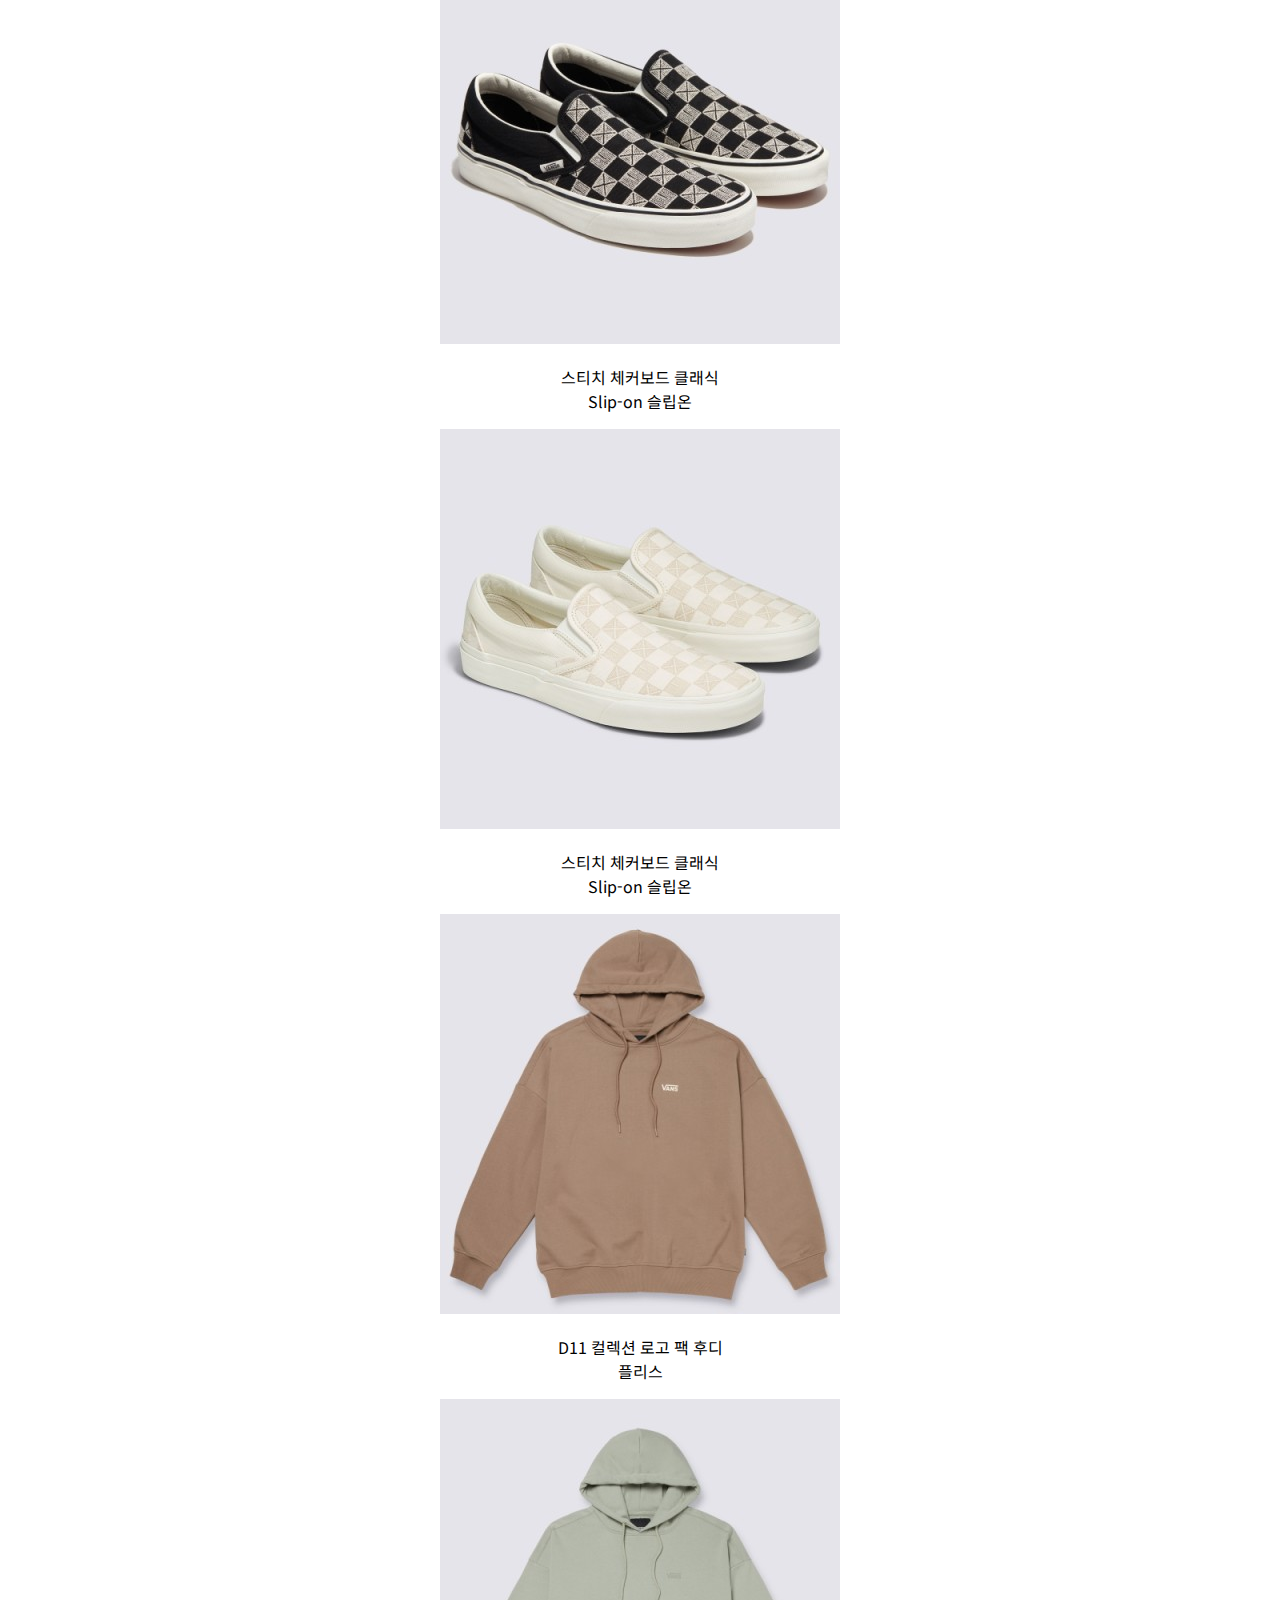
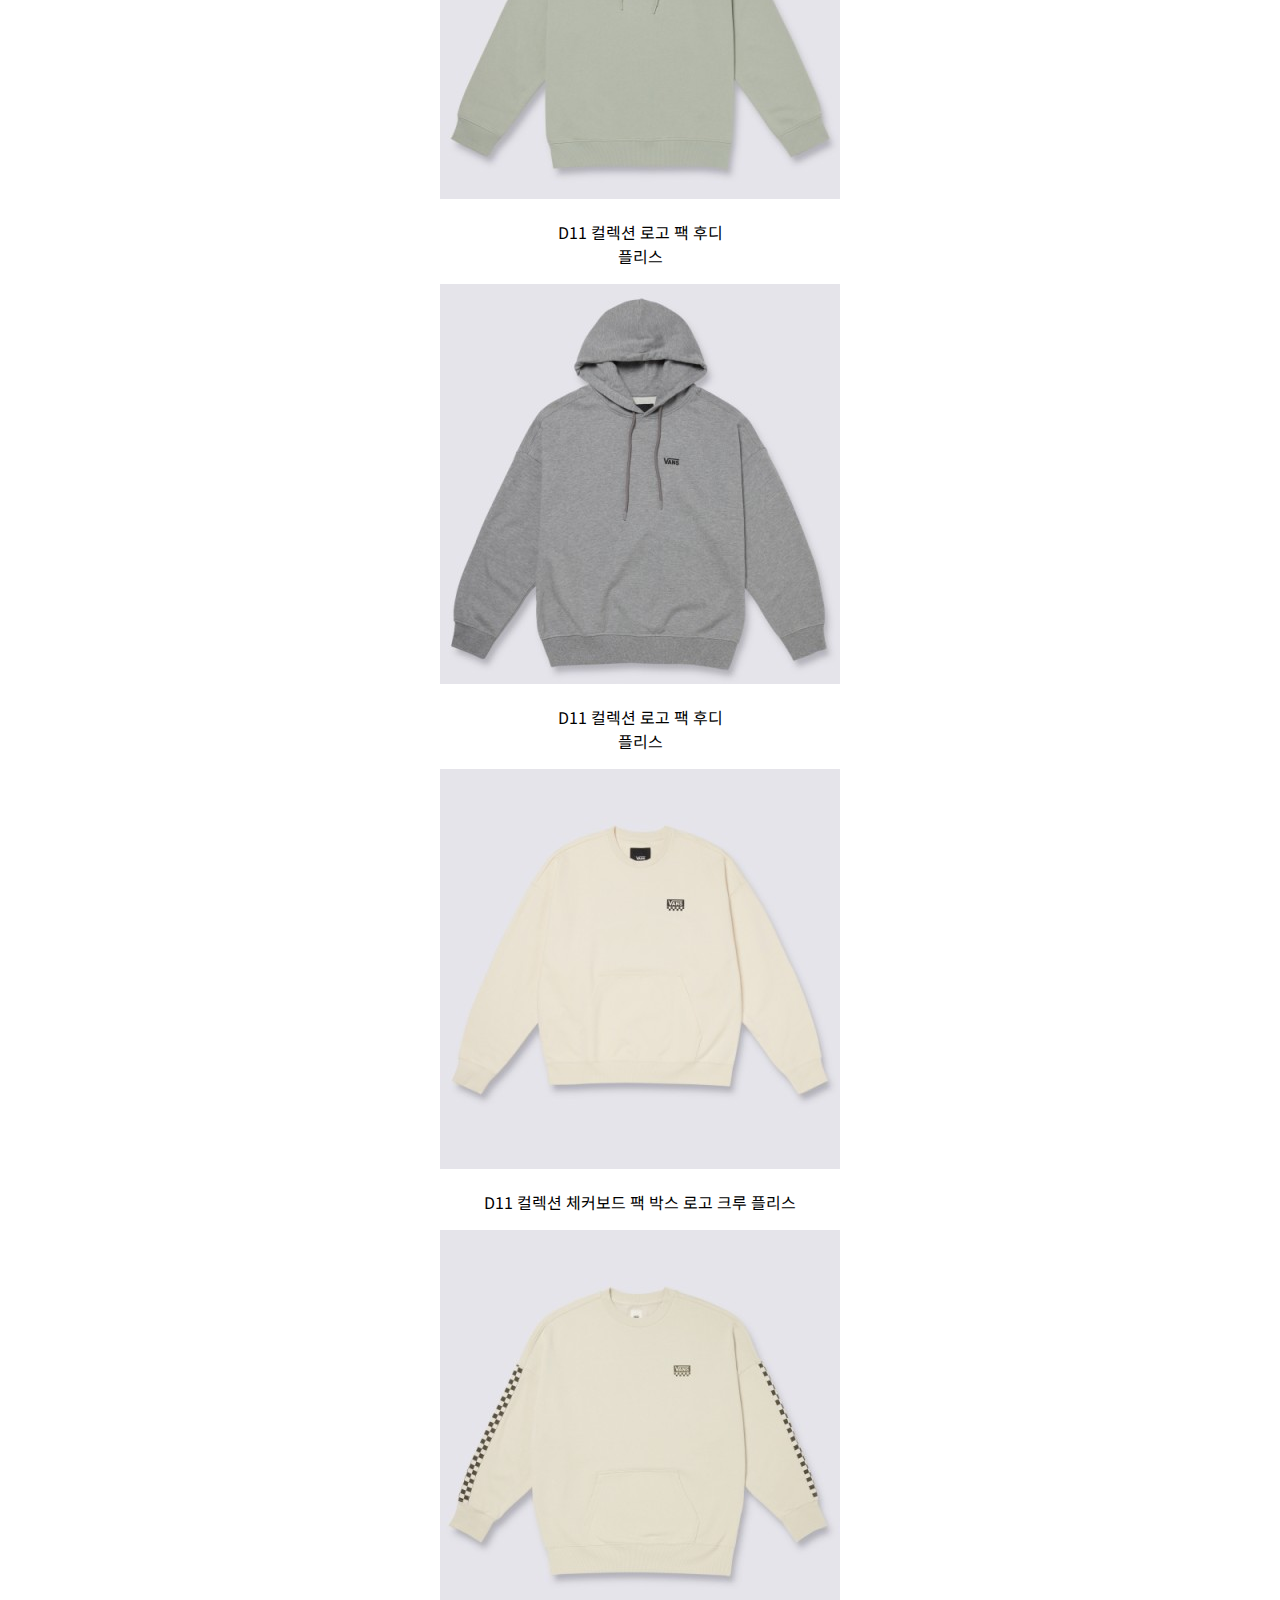
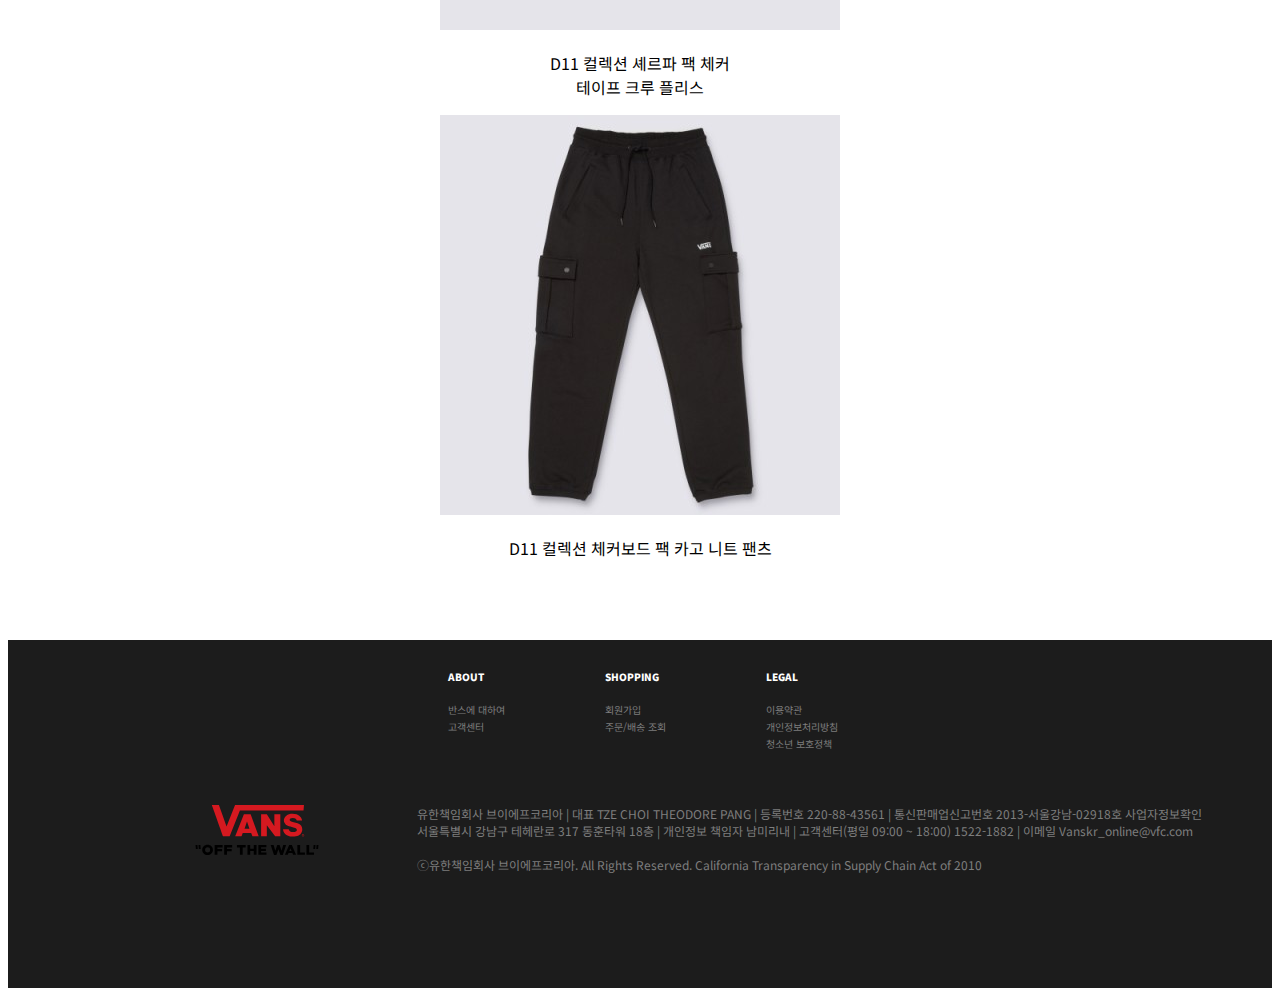
<file: new.html>
<!doctype html>
<html lang="ko">

<head>
    <meta charset="utf-8">
    <meta name="viewport" content="width=device-width, initial-scale=1, shrink-to-fit=no">
    <link rel="stylesheet" href="https://cdn.jsdelivr.net/npm/bootstrap@4.6.2/dist/css/bootstrap.min.css"
        integrity="sha384-xOolHFLEh07PJGoPkLv1IbcEPTNtaed2xpHsD9ESMhqIYd0nLMwNLD69Npy4HI+N" crossorigin="anonymous">
    <link rel="stylesheet" href="css/new-style.css">
    <link rel="website icon" type="png" href="imges/ml.png">
    <link rel="preconnect" href="https://fonts.googleapis.com">
    <link rel="preconnect" href="https://fonts.gstatic.com" crossorigin>
    <link href="https://fonts.googleapis.com/css2?family=Nanum+Gothic+Coding:wght@700&display=swap" rel="stylesheet">
    <title>NEW - VANS</title>
</head>

<body>
    <div class="container-fluid">
        <div class="row">

            <div class="container-fluid top-nav">
                <div class="row">
                    <nav class="navbar navbar-expand-lg navbar-light top-nav">
                        <div class="collapse navbar-collapse nav" id="navbarSupportedContent">
                            <ul class="navbar-nav mr-auto">
                                <li class="nav-item">
                                    <a class="nav-link" href="https://www.vans.co.kr/vansNews"> VANS NEWS </a>
                                </li>
                                <li class="nav-item">
                                    <a class="nav-link" href="login.html"> <img src="imges/cart2.svg" alt=""> 장바구니</a>
                                </li>
                                <li class="nav-item">
                                    <a class="nav-link" href="login.html"> <img src="imges/heart.svg" alt=""> 위시리스트</a>
                                </li>
                                <li class="nav-item">
                                    <a class="nav-link" href="login.html"> <img src="imges/person-fill.svg" alt="">
                                        로그인</a>
                                </li>
                                <li class="nav-item">
                                    <a class="nav-link" href="https://www.vans.co.kr/store?isPaging=false"> <img src="imges/geo-alt-fill.svg" alt="">
                                        매장찾기</a>
                                </li>
                                <li class="nav-item">
                                    <a class="nav-link" href="https://www.vans.co.kr/cscenter"> <img src="imges/question-circle-fill.svg"
                                            alt=""> 고객센터</a>
                                </li>
                            </ul>
                        </div>
                    </nav>
                </div>
            </div>

            <div class="container-fluid">
                <div class="row">

                    <nav class="navbar navbar-expand-lg navbar-light bg-light">
                        <a class="navbar-brand" href="index.html"><img src="imges/l1.svg" alt="" class="logo"></a>
                        <button class="navbar-toggler" type="button" data-toggle="collapse"
                            data-target="#navbarSupportedContent" aria-controls="navbarSupportedContent"
                            aria-expanded="false" aria-label="Toggle navigation">
                            <span class="navbar-toggler-icon"></span>
                        </button>

                        <div class="collapse navbar-collapse nav" id="navbarSupportedContent">
                            <ul class="navbar-nav mr-auto">
                                <li class="nav-item">
                                    <a class="nav-link" href="new.html">NEW </a>
                                </li>
                                <li class="nav-item">
                                    <a class="nav-link" href="new.html"> / </a>
                                </li>
                                <li class="nav-item">
                                    <a class="nav-link" href="men.html">MEN </a>
                                </li>
                                <li class="nav-item">
                                    <a class="nav-link" href="new.html"> / </a>
                                </li>
                                <li class="nav-item">
                                    <a class="nav-link" href="women.html">WOMEN </a>
                                </li>
                                <li class="nav-item">
                                    <a class="nav-link" href="new.html"> / </a>
                                </li>
                                <li class="nav-item">
                                    <a class="nav-link" href="kids.html">KIDS </a>
                                </li>
                                <li class="nav-item">
                                    <a class="nav-link" href="new.html"> / </a>
                                </li>
                                <li class="nav-item">
                                    <a class="nav-link" href="custom.html">CUSTOMS </a>
                                </li>
                                <li class="nav-item">
                                    <a class="nav-link" href="new.html"> / </a>
                                </li>
                                <li class="nav-item">
                                    <a class="nav-link" href="https://www.vans.co.kr/SKATE">SKATEBORDING </a>
                                </li>
                                <li class="nav-item">
                                    <a class="nav-link" href="new.html"> / </a>
                                </li>
                                <li class="nav-item active">
                                    <a class="nav-link" href="https://www.vans.co.kr/category/sale">SALE <span
                                            class="sr-only">(current)</span></a>
                                </li>
                                <li class="nav-item">
                                    <a class="nav-link" href="new.html"> / </a>
                                </li>
                                <li class="nav-item">
                                    <a class="nav-link" href="https://www.vans.co.kr/launchingcalendar">LAUNCHING
                                        CALENDAR
                                    </a>
                                <li class="nav-item">
                                    <a class="nav-link" href="new.html"> / </a>
                                </li>
                                </li>
                                <li class="nav-item">
                                    <a class="nav-link" href="#">MORE</a>
                                </li>
                            </ul>

                            <form class="form-inline my-2 my-lg-0">
                                <input class="form-control mr-sm-2" type="search" placeholder="Search..."
                                    aria-label="Search">
                                <a href="#"><img src="imges/search.svg" alt=""></a>
                            </form>
                        </div>
                    </nav>

                </div>
            </div>

            <div class="container-fluid top-slide">
                <div class="row">
                    <div id="carouselExampleFade01" class="carousel slide carousel" data-ride="carousel">
                        <div class="carousel-inner top-slide">
                            <div class="carousel-item active">
                                <p>[NEW] 추운 겨울 최고의 선택, MTE</p>
                            </div>
                            <div class="carousel-item">
                                <p>[쿠폰] 카카오 친구 추가 시 5,000원 쿠폰</p>
                            </div>
                            <div class="carousel-item">
                                <p>[HOT] 반스 겨울 신발 컬렉션</p>
                            </div>
                            <div class="carousel-item">
                                <p>첫 구매 1만원 쿠폰 증정</p>
                            </div>
                            <div class="carousel-item">
                                <p>3만원 이상 무료배송</p>
                            </div>
                            <div class="carousel-item">
                                <p>[추천] 새로운 컬러 띠어리 컬렉션</p>
                            </div>
                        </div>
                        <button class="carousel-control-prev" type="button" data-target="#carouselExampleFade01"
                            data-slide="prev">
                            <span class="carousel-control-prev-icon" aria-hidden="true"></span>
                            <span class="sr-only">Previous</span>
                        </button>
                        <button class="carousel-control-next" type="button" data-target="#carouselExampleFade01"
                            data-slide="next">
                            <span class="carousel-control-next-icon" aria-hidden="true"></span>
                            <span class="sr-only">Next</span>
                        </button>
                    </div>
                </div>
            </div>

            <div class="container">
                <div class="row">
                    <h5 class="hn"><small class="HOME">HOME</small> / <b>NEW</b></h5>
                </div>
            </div>

            <div class="container-fluid">
                <div class="row">
                    <div class="card mb-3">
                        <img src="imges/mb.jpg" class="card-img-top" alt="...">
                    </div>
                </div>
            </div>

            <div class="container">
                <div class="row">
                    <h1><b>NEW</b></h1> <br>
                </div>
            </div>
            <div class="container">
                <div class="row">
                    <p><b>상품 개수 : 121</b></p>
                </div>
            </div>

            <div class="container new">
                <div class="row">
                    <div class="row row-cols-1 row-cols-md-4">
                        <div class="col mb-4">
                            <div class="card">
                                <img src="imges/v1.jpg" class="card-img-top img-fluid" alt="...">
                                <div class="card-body">
                                    <p class="card-text">유틸리티 검 Old Skool <br>올드스쿨 MTE-2</p>
                                </div>
                            </div>
                        </div>
                        <div class="col mb-4">
                            <div class="card">
                                <img src="imges/v2.jpg" class="card-img-top img-fluid" alt="...">
                                <div class="card-body">
                                    <p class="card-text">SK8-Hi 스케이트-하이 <br>Dip MTE-2</p>
                                </div>
                            </div>
                        </div>
                        <div class="col mb-4">
                            <div class="card">
                                <img src="imges/v3.jpg" class="card-img-top img-fluid" alt="...">
                                <div class="card-body">
                                    <p class="card-text">스펙클드 페요테 SK8-Hi <br>스케이트-하이</p>
                                    <p> </p>
                                </div>
                            </div>
                        </div>
                        <div class="col mb-4">
                            <div class="card">
                                <img src="imges/v4.jpg" class="card-img-top img-fluid" alt="...">
                                <div class="card-body">
                                    <p class="card-text">윈터 라이프스타일 토널 체크 SK8-Hi 스케이트-하이 MTE-1</p>
                                </div>
                            </div>
                        </div>
                    </div>

                    <div class="row row-cols-1 row-cols-md-4">
                        <div class="col mb-4">
                            <div class="card">
                                <img src="imges/v5.jpg" class="card-img-top img-fluid" alt="...">
                                <div class="card-body">
                                    <p class="card-text">Vault by Vans x Nigel Cabourn 볼트 OG Authentic 어센틱 LX</p>
                                </div>
                            </div>
                        </div>
                        <div class="col mb-4">
                            <div class="card">
                                <img src="imges/v6.jpg" class="card-img-top img-fluid" alt="...">
                                <div class="card-body">
                                    <p class="card-text">Vault by Vans x Nigel Cabourn 볼트 OG 클래식 Slip-On <br>슬립-온 LX</p>
                                </div>
                            </div>
                        </div>
                        <div class="col mb-4">
                            <div class="card">
                                <img src="imges/v7.jpg" class="card-img-top img-fluid" alt="...">
                                <div class="card-body">
                                    <p class="card-text">모노 체커보드 Authentic <br>어센틱</p>
                                    <p> </p>
                                </div>
                            </div>
                        </div>
                        <div class="col mb-4">
                            <div class="card">
                                <img src="imges/v8.jpg" class="card-img-top img-fluid" alt="...">
                                <div class="card-body">
                                    <p class="card-text">모노 체커보드 Authentic <br>어센틱</p>
                                </div>
                            </div>
                        </div>
                    </div>

                    <div class="row row-cols-1 row-cols-md-4">
                        <div class="col mb-4">
                            <div class="card">
                                <img src="imges/v9.jpg" class="card-img-top img-fluid" alt="...">
                                <div class="card-body">
                                    <p class="card-text">스티치 체커보드 클래식 <br>Slip-on 슬립온</p>
                                </div>
                            </div>
                        </div>
                        <div class="col mb-4">
                            <div class="card">
                                <img src="imges/v10.jpg" class="card-img-top img-fluid" alt="...">
                                <div class="card-body">
                                    <p class="card-text">스티치 체커보드 클래식 <br>Slip-on 슬립온</p>
                                </div>
                            </div>
                        </div>
                        <div class="col mb-4">
                            <div class="card">
                                <img src="imges/v11.jpg" class="card-img-top img-fluid" alt="...">
                                <div class="card-body">
                                    <p class="card-text">D11 컬렉션 로고 팩 후디 <br>플리스</p>
                                    <p> </p>
                                </div>
                            </div>
                        </div>
                        <div class="col mb-4">
                            <div class="card">
                                <img src="imges/v12.jpg" class="card-img-top img-fluid" alt="...">
                                <div class="card-body">
                                    <p class="card-text">D11 컬렉션 로고 팩 후디 <br>플리스</p>
                                </div>
                            </div>
                        </div>
                    </div>

                    <div class="row row-cols-1 row-cols-md-4">
                        <div class="col mb-4">
                            <div class="card">
                                <img src="imges/v13.jpg" class="card-img-top img-fluid" alt="...">
                                <div class="card-body">
                                    <p class="card-text">D11 컬렉션 로고 팩 후디 <br>플리스</p>
                                </div>
                            </div>
                        </div>
                        <div class="col mb-4">
                            <div class="card">
                                <img src="imges/v14.jpg" class="card-img-top img-fluid" alt="...">
                                <div class="card-body">
                                    <p class="card-text">D11 컬렉션 체커보드 팩 박스 로고 크루 플리스</p>
                                </div>
                            </div>
                        </div>
                        <div class="col mb-4">
                            <div class="card">
                                <img src="imges/v15.jpg" class="card-img-top img-fluid" alt="...">
                                <div class="card-body">
                                    <p class="card-text">D11 컬렉션 셰르파 팩 체커 <br>테이프 크루 플리스</p>
                                    <p> </p>
                                </div>
                            </div>
                        </div>
                        <div class="col mb-4">
                            <div class="card">
                                <img src="imges/v16.jpg" class="card-img-top img-fluid" alt="...">
                                <div class="card-body">
                                    <p class="card-text">D11 컬렉션 체커보드 팩 카고 니트 팬츠</p>
                                </div>
                            </div>
                        </div>
                    </div>
                </div>
            </div>

            <div class="container-fluid footer">
                <div class="row">
                    <div class="footer-top">
                        <ul>
                            <li>
                                <h5><b>ABOUT</b></h5>
                                <ul>
                                    <li><small>반스에 대하여</small></li>
                                    <li><small>고객센터</small></li>
                                </ul>
                            </li>
                            <li>
                                <h5><b>SHOPPING</b></h5>
                                <ul>
                                    <li><small>회원가입</small></li>
                                    <li><small>주문/배송 조회</small></li>
                                </ul>
                            </li>
                            <li>
                                <h5><b>LEGAL</b></h5>
                                <ul>
                                    <li><small>이용약관</small></li>
                                    <li><small>개인정보처리방침</small></li>
                                    <li><small>청소년 보호정책</small></li>
                                </ul>
                            </li>
                        </ul>

                        <ul>
                            <li>
                                <h5><b>FOLLOW VANS</b></h5>
                                <ul class="footer-sns">
                                    <li>
                                        <a href="https://www.facebook.com/VANS/">
                                            <svg xmlns="http://www.w3.org/2000/svg" width="16" height="16"
                                                fill="currentColor" class="bi bi-facebook" viewBox="0 0 16 16">
                                                <path
                                                    d="M16 8.049c0-4.446-3.582-8.05-8-8.05C3.58 0-.002 3.603-.002 8.05c0 4.017 2.926 7.347 6.75 7.951v-5.625h-2.03V8.05H6.75V6.275c0-2.017 1.195-3.131 3.022-3.131.876 0 1.791.157 1.791.157v1.98h-1.009c-.993 0-1.303.621-1.303 1.258v1.51h2.218l-.354 2.326H9.25V16c3.824-.604 6.75-3.934 6.75-7.951" />
                                            </svg>
                                        </a>
                                    </li>
                                    <li>
                                        <a href="https://www.instagram.com/vans_korea/">
                                            <svg xmlns="http://www.w3.org/2000/svg" width="16" height="16"
                                                fill="currentColor" class="bi bi-instagram" viewBox="0 0 16 16">
                                                <path
                                                    d="M8 0C5.829 0 5.556.01 4.703.048 3.85.088 3.269.222 2.76.42a3.917 3.917 0 0 0-1.417.923A3.927 3.927 0 0 0 .42 2.76C.222 3.268.087 3.85.048 4.7.01 5.555 0 5.827 0 8.001c0 2.172.01 2.444.048 3.297.04.852.174 1.433.372 1.942.205.526.478.972.923 1.417.444.445.89.719 1.416.923.51.198 1.09.333 1.942.372C5.555 15.99 5.827 16 8 16s2.444-.01 3.298-.048c.851-.04 1.434-.174 1.943-.372a3.916 3.916 0 0 0 1.416-.923c.445-.445.718-.891.923-1.417.197-.509.332-1.09.372-1.942C15.99 10.445 16 10.173 16 8s-.01-2.445-.048-3.299c-.04-.851-.175-1.433-.372-1.941a3.926 3.926 0 0 0-.923-1.417A3.911 3.911 0 0 0 13.24.42c-.51-.198-1.092-.333-1.943-.372C10.443.01 10.172 0 7.998 0h.003zm-.717 1.442h.718c2.136 0 2.389.007 3.232.046.78.035 1.204.166 1.486.275.373.145.64.319.92.599.28.28.453.546.598.92.11.281.24.705.275 1.485.039.843.047 1.096.047 3.231s-.008 2.389-.047 3.232c-.035.78-.166 1.203-.275 1.485a2.47 2.47 0 0 1-.599.919c-.28.28-.546.453-.92.598-.28.11-.704.24-1.485.276-.843.038-1.096.047-3.232.047s-2.39-.009-3.233-.047c-.78-.036-1.203-.166-1.485-.276a2.478 2.478 0 0 1-.92-.598 2.48 2.48 0 0 1-.6-.92c-.109-.281-.24-.705-.275-1.485-.038-.843-.046-1.096-.046-3.233 0-2.136.008-2.388.046-3.231.036-.78.166-1.204.276-1.486.145-.373.319-.64.599-.92.28-.28.546-.453.92-.598.282-.11.705-.24 1.485-.276.738-.034 1.024-.044 2.515-.045v.002zm4.988 1.328a.96.96 0 1 0 0 1.92.96.96 0 0 0 0-1.92zm-4.27 1.122a4.109 4.109 0 1 0 0 8.217 4.109 4.109 0 0 0 0-8.217zm0 1.441a2.667 2.667 0 1 1 0 5.334 2.667 2.667 0 0 1 0-5.334" />
                                            </svg>
                                        </a>
                                    </li>
                                    <li>
                                        <a href="https://pf.kakao.com/_jrxfxoxh">
                                            <svg xmlns="http://www.w3.org/2000/svg" width="16" height="16"
                                                fill="currentColor" class="bi bi-person-plus-fill" viewBox="0 0 16 16">
                                                <path
                                                    d="M1 14s-1 0-1-1 1-4 6-4 6 3 6 4-1 1-1 1zm5-6a3 3 0 1 0 0-6 3 3 0 0 0 0 6" />
                                                <path fill-rule="evenodd"
                                                    d="M13.5 5a.5.5 0 0 1 .5.5V7h1.5a.5.5 0 0 1 0 1H14v1.5a.5.5 0 0 1-1 0V8h-1.5a.5.5 0 0 1 0-1H13V5.5a.5.5 0 0 1 .5-.5" />
                                            </svg>
                                        </a>
                                    </li>
                                    <li>
                                        <a href="https://brand.naver.com/vans">
                                            <svg xmlns="http://www.w3.org/2000/svg" width="16" height="16"
                                                fill="currentColor" class="bi bi-chat-left-text" viewBox="0 0 16 16">
                                                <path
                                                    d="M14 1a1 1 0 0 1 1 1v8a1 1 0 0 1-1 1H4.414A2 2 0 0 0 3 11.586l-2 2V2a1 1 0 0 1 1-1zM2 0a2 2 0 0 0-2 2v12.793a.5.5 0 0 0 .854.353l2.853-2.853A1 1 0 0 1 4.414 12H14a2 2 0 0 0 2-2V2a2 2 0 0 0-2-2z" />
                                                <path
                                                    d="M3 3.5a.5.5 0 0 1 .5-.5h9a.5.5 0 0 1 0 1h-9a.5.5 0 0 1-.5-.5M3 6a.5.5 0 0 1 .5-.5h9a.5.5 0 0 1 0 1h-9A.5.5 0 0 1 3 6m0 2.5a.5.5 0 0 1 .5-.5h5a.5.5 0 0 1 0 1h-5a.5.5 0 0 1-.5-.5" />
                                            </svg>
                                        </a>
                                    </li>
                                </ul>
                            </li>
                        </ul>
                    </div>

                    <div class="footer-bottom">
                        <ul>
                            <li>
                                <a href="index.html"><img src="imges/l1.svg" alt=""></a>
                            </li>
                        </ul>
                        <ul>
                            <li>
                                유한책임회사 브이에프코리아 | 대표 TZE CHOI THEODORE PANG | 등록번호 220-88-43561 | 통신판매업신고번호
                                2013-서울강남-02918호 사업자정보확인<br>
                                서울특별시 강남구 테헤란로 317 동훈타워 18층 | 개인정보 책임자 남미리내 | 고객센터(평일 09:00 ~ 18:00) 1522-1882 | 이메일
                                Vanskr_online@vfc.com

                                <ul>
                                    <br>
                                    <li>
                                        ⓒ유한책임회사 브이에프코리아. All Rights Reserved. California Transparency in Supply
                                        Chain Act of 2010

                                    </li>
                                </ul>
                            </li>
                        </ul>

                        <ul>
                            <li>
                                소비자피해 보증보험 가입확인
                                <br>
                                <br>
                                <ul>
                                    <li>
                                        안전거래를 위해 현금 거래에 대해<br>
                                        구매안전서비스를 적용하고 있습니다.
                                    </li>
                                </ul>
                            </li>
                        </ul>
                    </div>

                </div>
            </div>

        </div>
    </div>


    <script src="https://cdn.jsdelivr.net/npm/jquery@3.5.1/dist/jquery.slim.min.js"
        integrity="sha384-DfXdz2htPH0lsSSs5nCTpuj/zy4C+OGpamoFVy38MVBnE+IbbVYUew+OrCXaRkfj"
        crossorigin="anonymous"></script>
    <script src="https://cdn.jsdelivr.net/npm/bootstrap@4.6.2/dist/js/bootstrap.bundle.min.js"
        integrity="sha384-Fy6S3B9q64WdZWQUiU+q4/2Lc9npb8tCaSX9FK7E8HnRr0Jz8D6OP9dO5Vg3Q9ct"
        crossorigin="anonymous"></script>


</body>

</html>
</file>
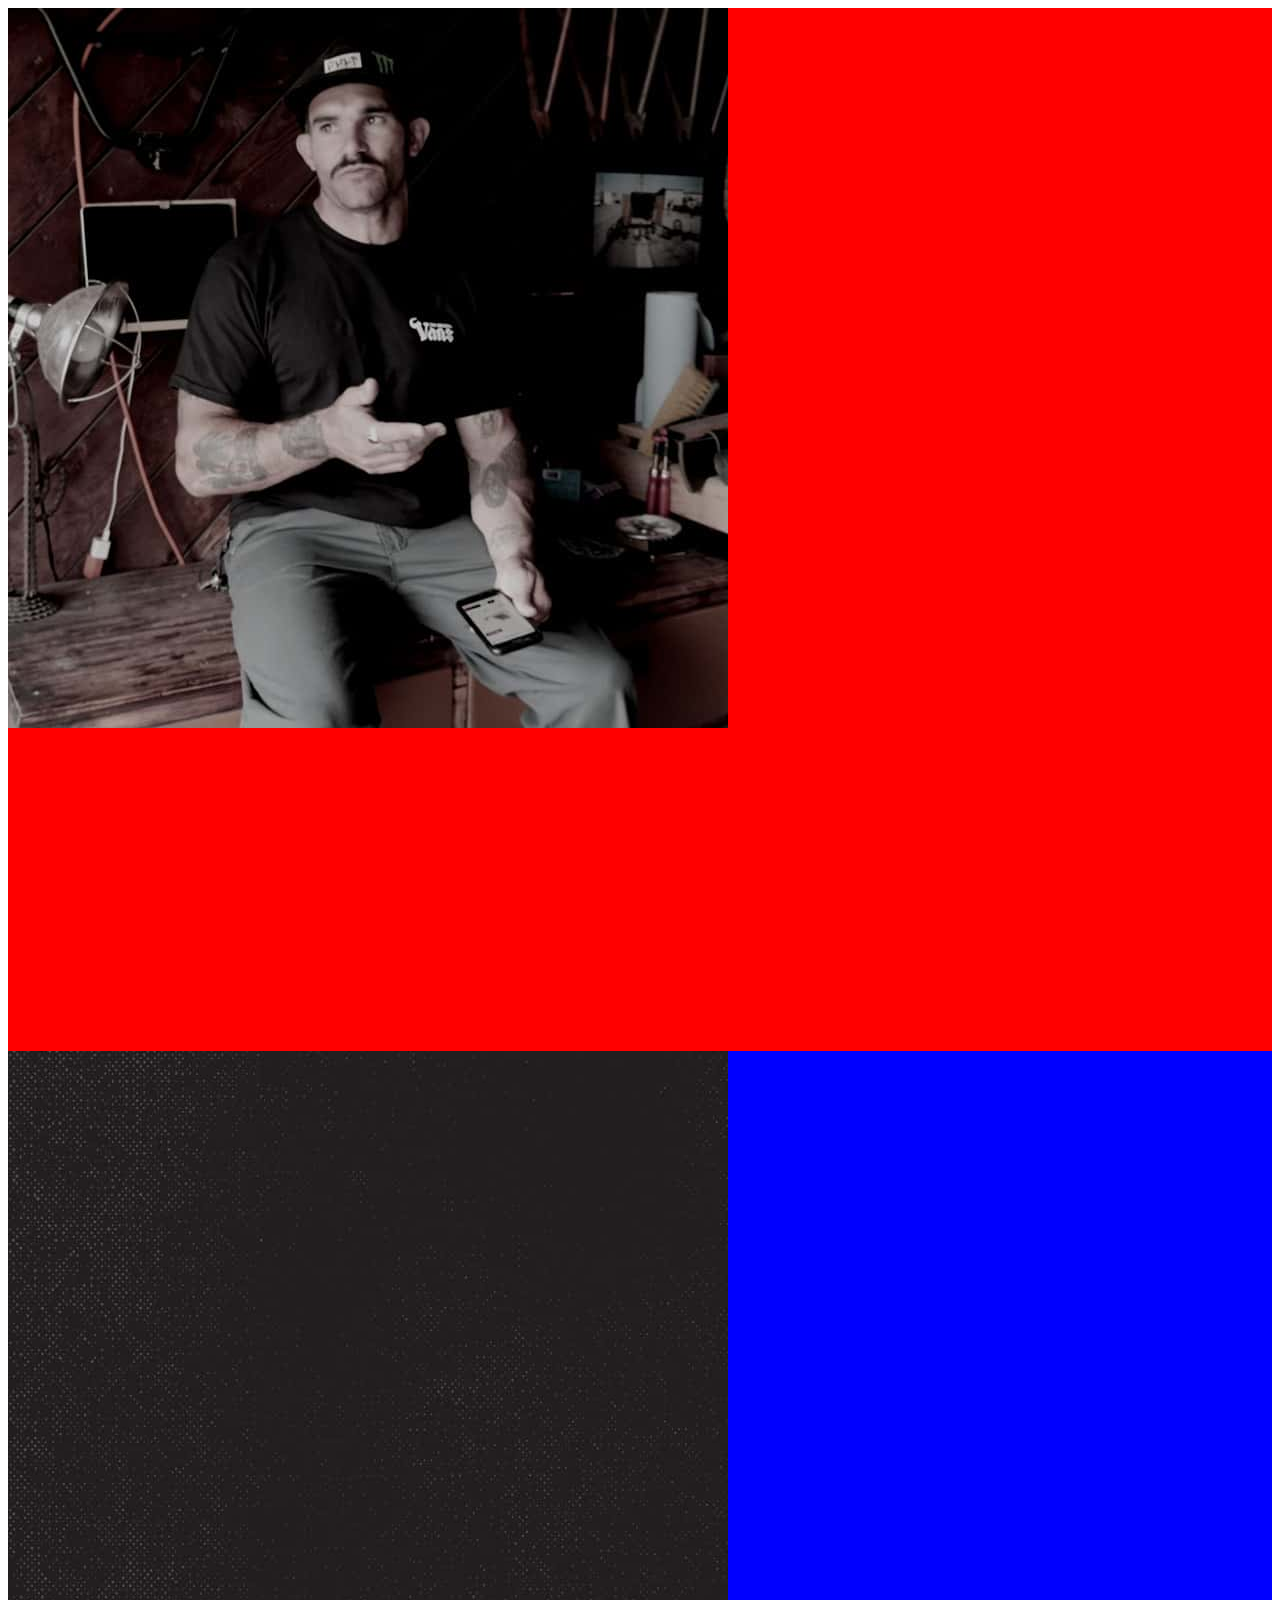
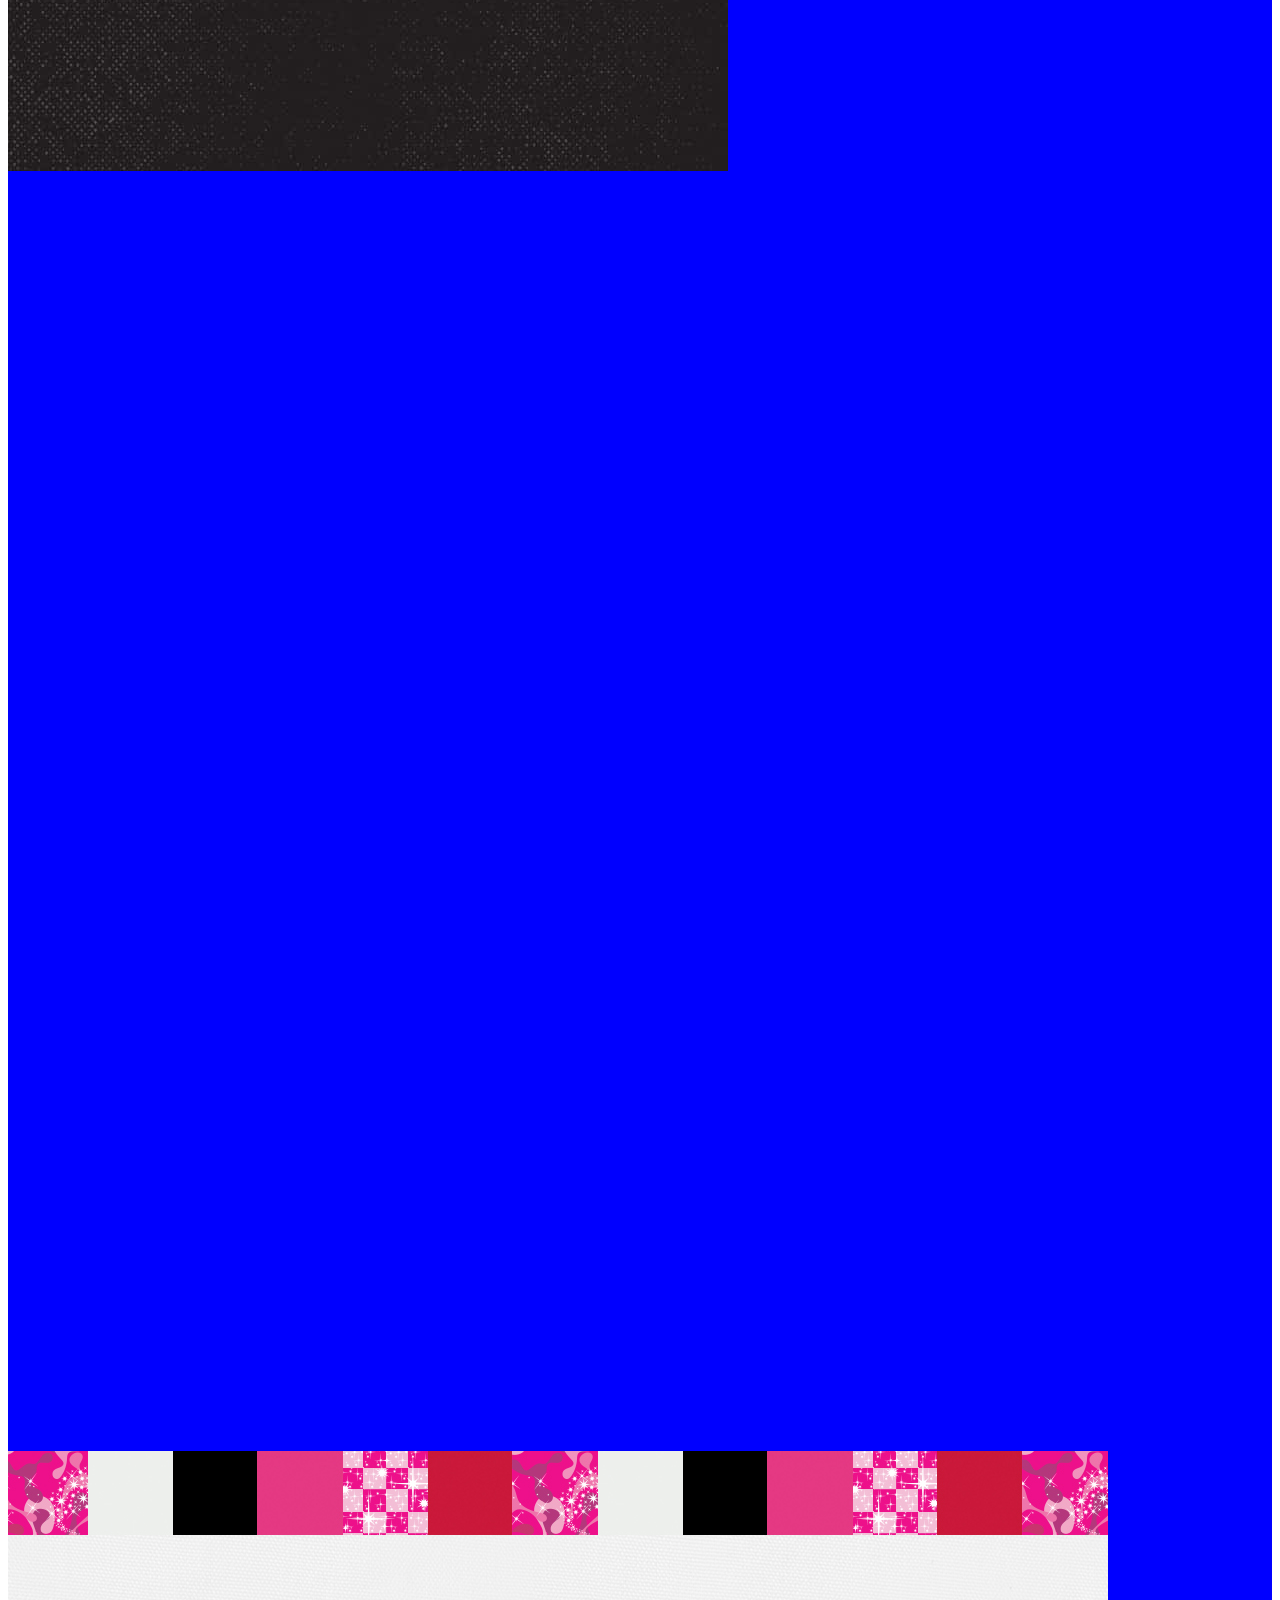
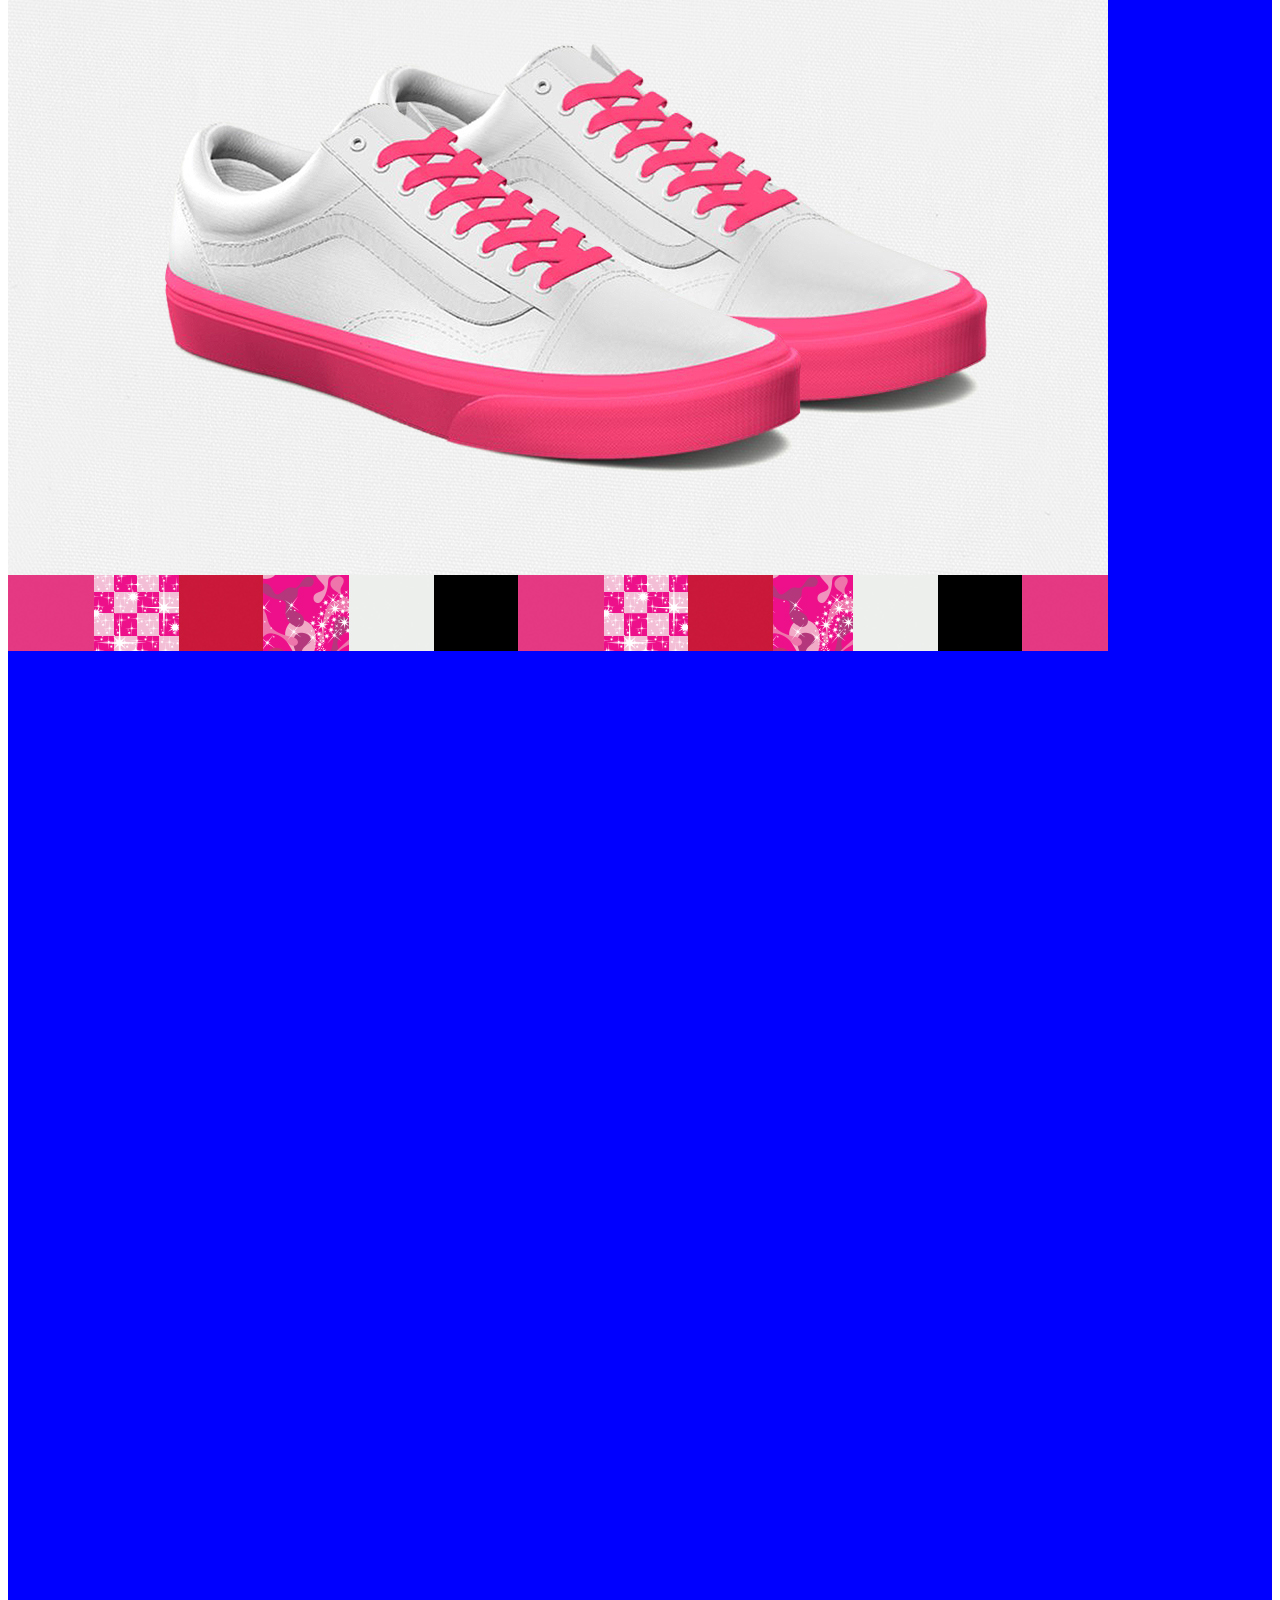
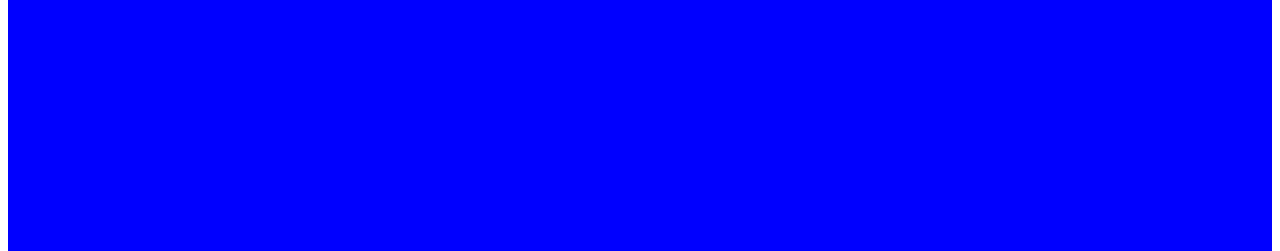
<file: test.html>
<!doctype html>
<html lang="en">

<head>
    <!-- Required meta tags -->
    <meta charset="utf-8">
    <meta name="viewport" content="width=device-width, initial-scale=1, shrink-to-fit=no">

    <!-- Bootstrap CSS -->
    <link rel="stylesheet" href="https://cdn.jsdelivr.net/npm/bootstrap@4.6.2/dist/css/bootstrap.min.css"
        integrity="sha384-xOolHFLEh07PJGoPkLv1IbcEPTNtaed2xpHsD9ESMhqIYd0nLMwNLD69Npy4HI+N" crossorigin="anonymous">

    <title>Hello, world!</title>
    <style>
        .row {
            height: 2000px;
        }

        .red {
            background-color: red;
        }

        .blue {
            background-color: blue;
        }
    </style>
</head>

<body>
    <div class="container">
        <div class="row">
            <div class="col red">
                <div class="position-fixed d-none d-sm-block">
                    <img src="imges/custom-banner2.jpg" alt="" class="d-block w-100">
                    <div class="embed-responsive embed-responsive-16by9">
                        <iframe class="embed-responsive-item"  width="560" height="315"
                            src="https://www.youtube.com/embed/iMfZTGZwOvU?si=rxmMyTyGHhMKq2t3"
                            title="YouTube video player" frameborder="0"
                            allow="accelerometer; autoplay; clipboard-write; encrypted-media; gyroscope; picture-in-picture; web-share"
                            allowfullscreen></iframe>
                    </div>
                </div>
            </div>
            <div class="col blue">
                <div class="row">
                    <div class="col">
                        <img src="imges/custom-banner.jpg" alt="" class="d-block w-100">
                    </div>
                </div>
                <div class="row">
                    <div class="col">
                        <img src="imges/custom-banner4.jpg" alt="" class="d-block w-100">
                    </div>
                </div>
            </div>
        </div>
    </div>

    <!-- Optional JavaScript; choose one of the two! -->

    <!-- Option 1: jQuery and Bootstrap Bundle (includes Popper) -->
    <script src="https://cdn.jsdelivr.net/npm/jquery@3.5.1/dist/jquery.slim.min.js"
        integrity="sha384-DfXdz2htPH0lsSSs5nCTpuj/zy4C+OGpamoFVy38MVBnE+IbbVYUew+OrCXaRkfj"
        crossorigin="anonymous"></script>
    <script src="https://cdn.jsdelivr.net/npm/bootstrap@4.6.2/dist/js/bootstrap.bundle.min.js"
        integrity="sha384-Fy6S3B9q64WdZWQUiU+q4/2Lc9npb8tCaSX9FK7E8HnRr0Jz8D6OP9dO5Vg3Q9ct"
        crossorigin="anonymous"></script>

    <!-- Option 2: Separate Popper and Bootstrap JS -->
    <!--
    <script src="https://cdn.jsdelivr.net/npm/jquery@3.5.1/dist/jquery.slim.min.js" integrity="sha384-DfXdz2htPH0lsSSs5nCTpuj/zy4C+OGpamoFVy38MVBnE+IbbVYUew+OrCXaRkfj" crossorigin="anonymous"></script>
    <script src="https://cdn.jsdelivr.net/npm/popper.js@1.16.1/dist/umd/popper.min.js" integrity="sha384-9/reFTGAW83EW2RDu2S0VKaIzap3H66lZH81PoYlFhbGU+6BZp6G7niu735Sk7lN" crossorigin="anonymous"></script>
    <script src="https://cdn.jsdelivr.net/npm/bootstrap@4.6.2/dist/js/bootstrap.min.js" integrity="sha384-+sLIOodYLS7CIrQpBjl+C7nPvqq+FbNUBDunl/OZv93DB7Ln/533i8e/mZXLi/P+" crossorigin="anonymous"></script>
    -->
</body>

</html>
</file>
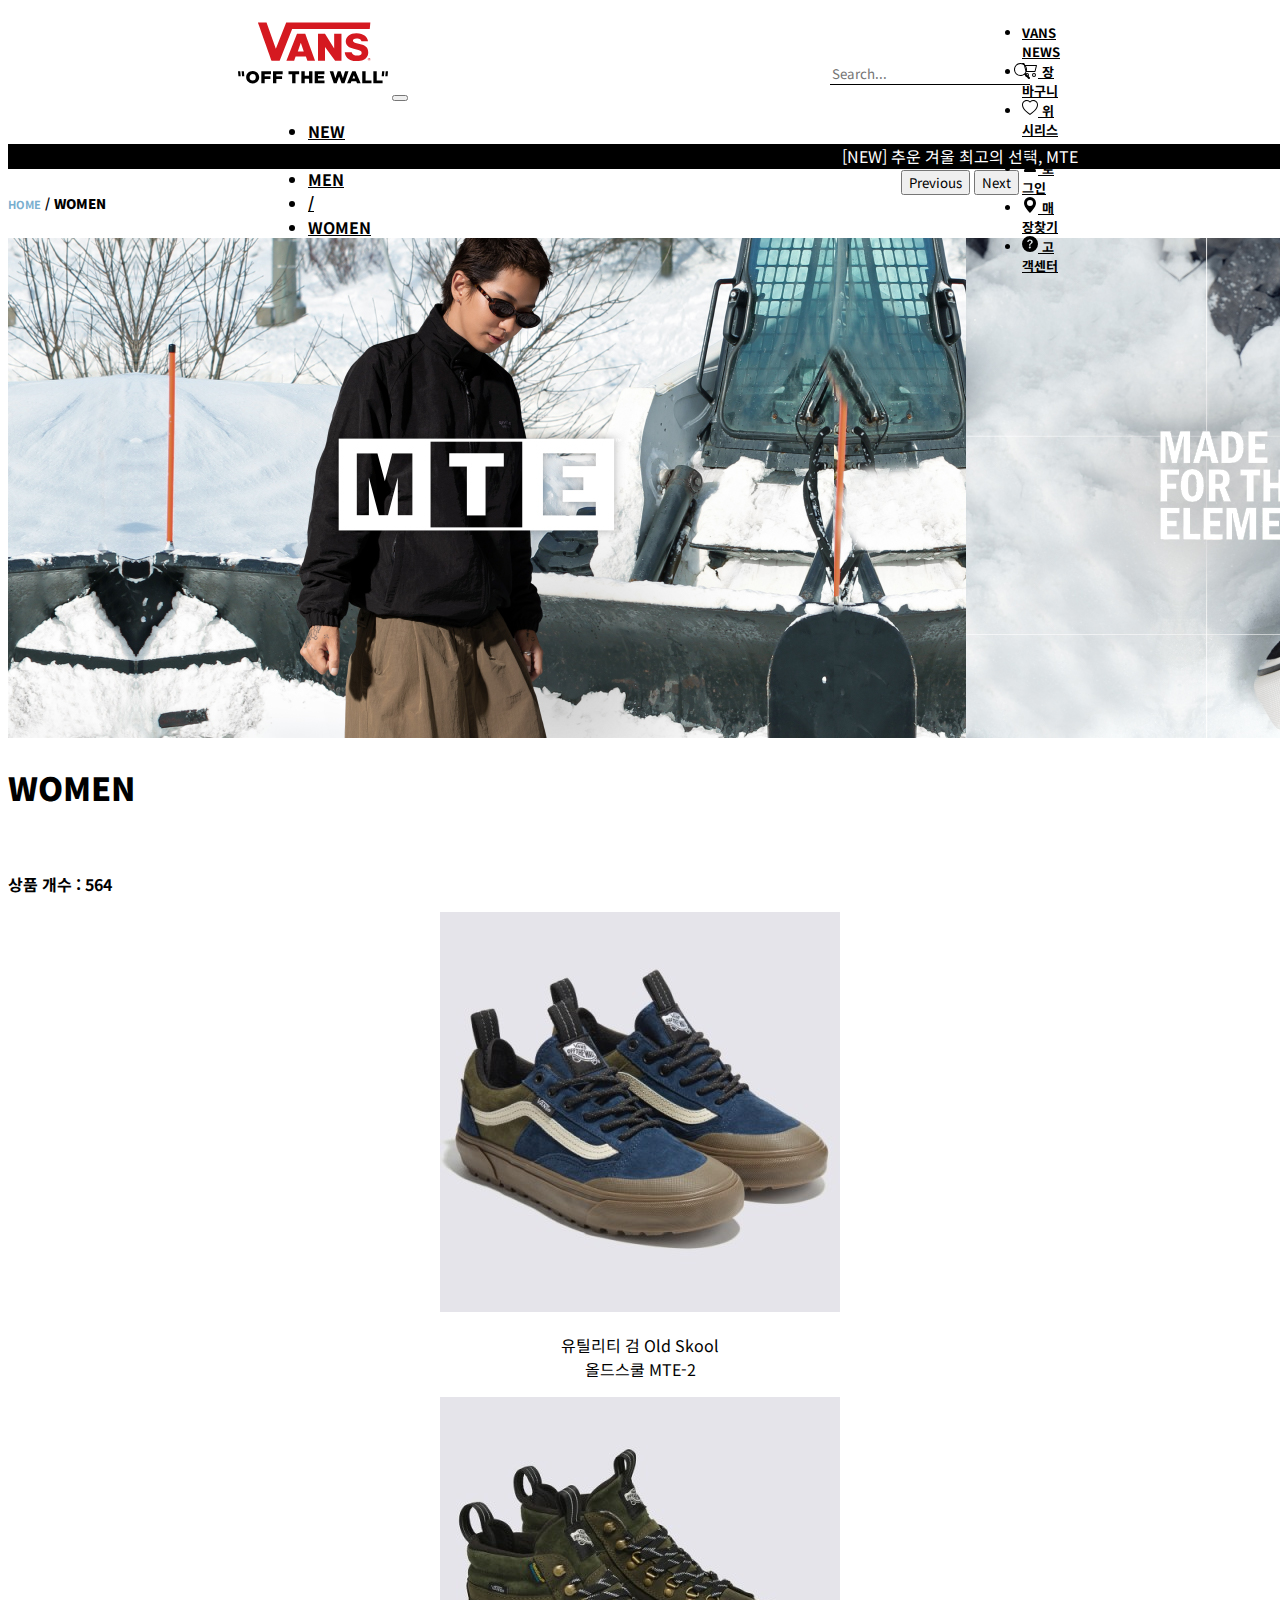
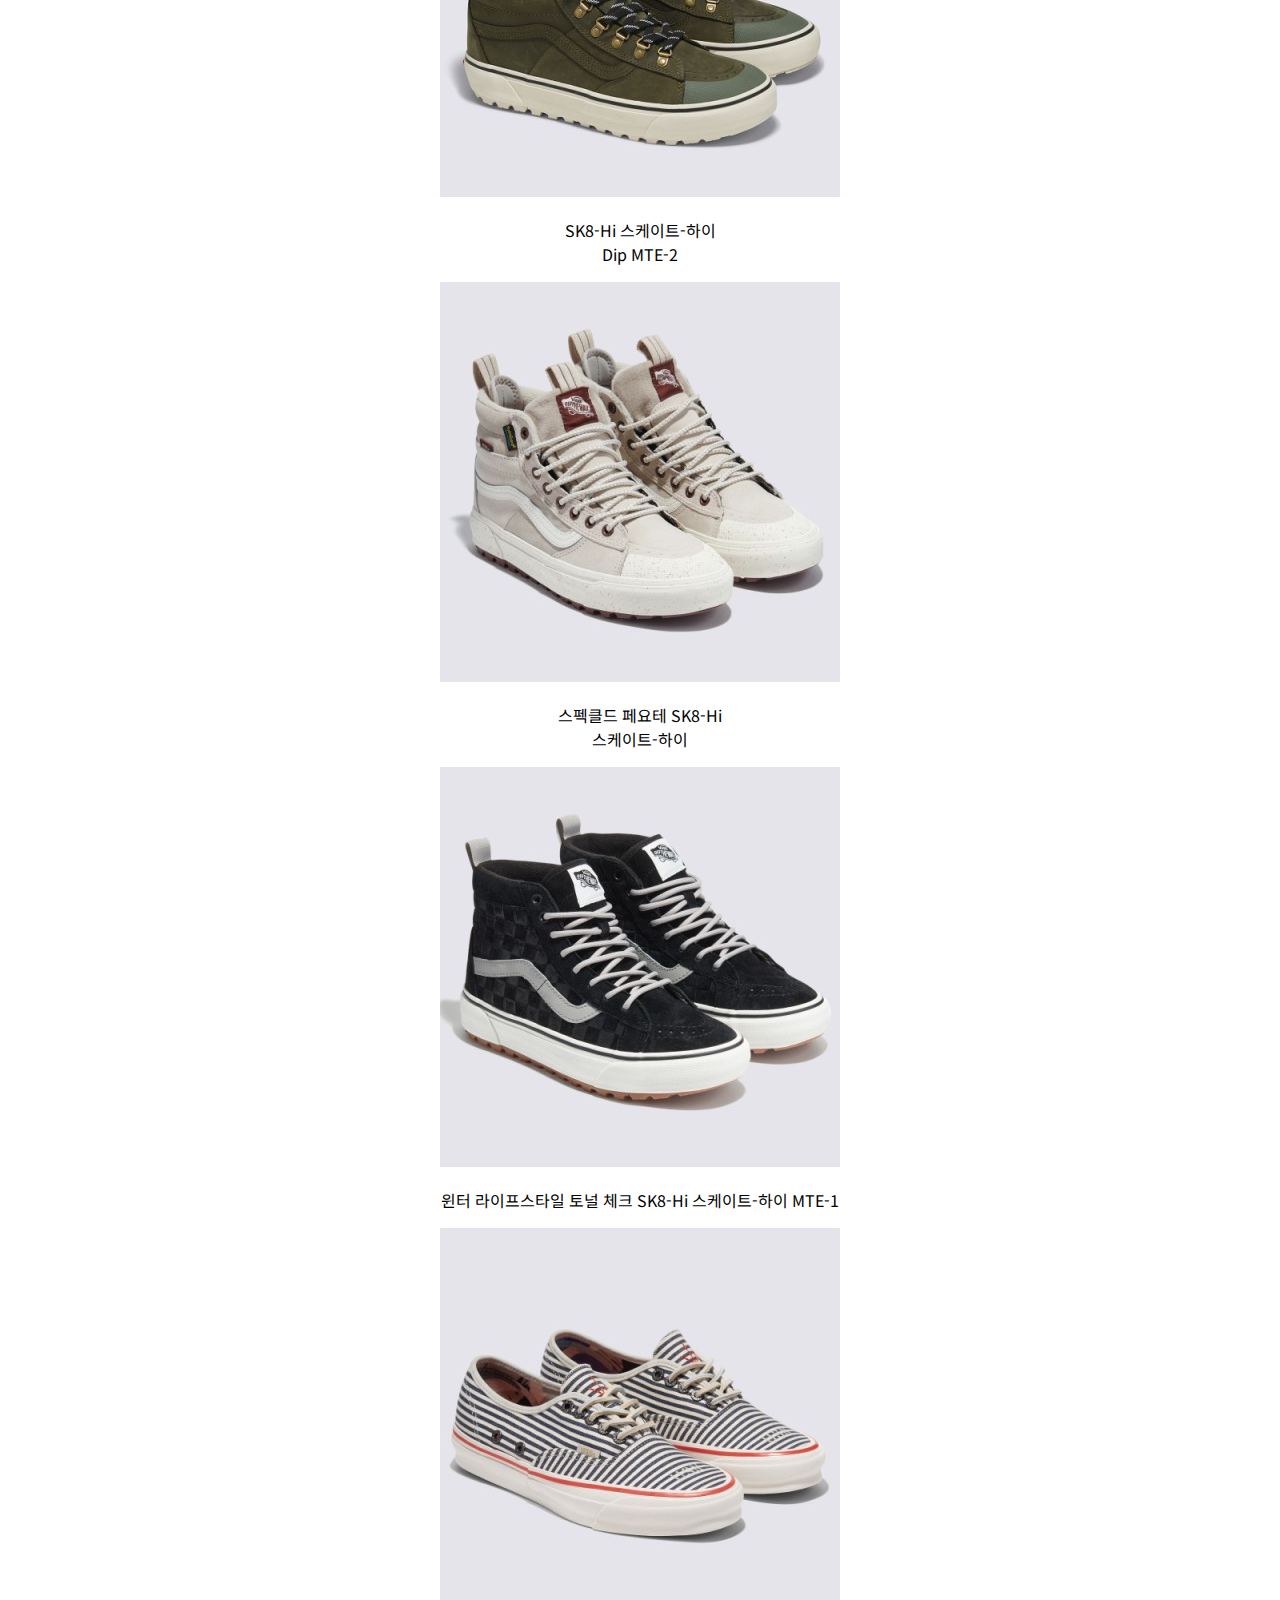
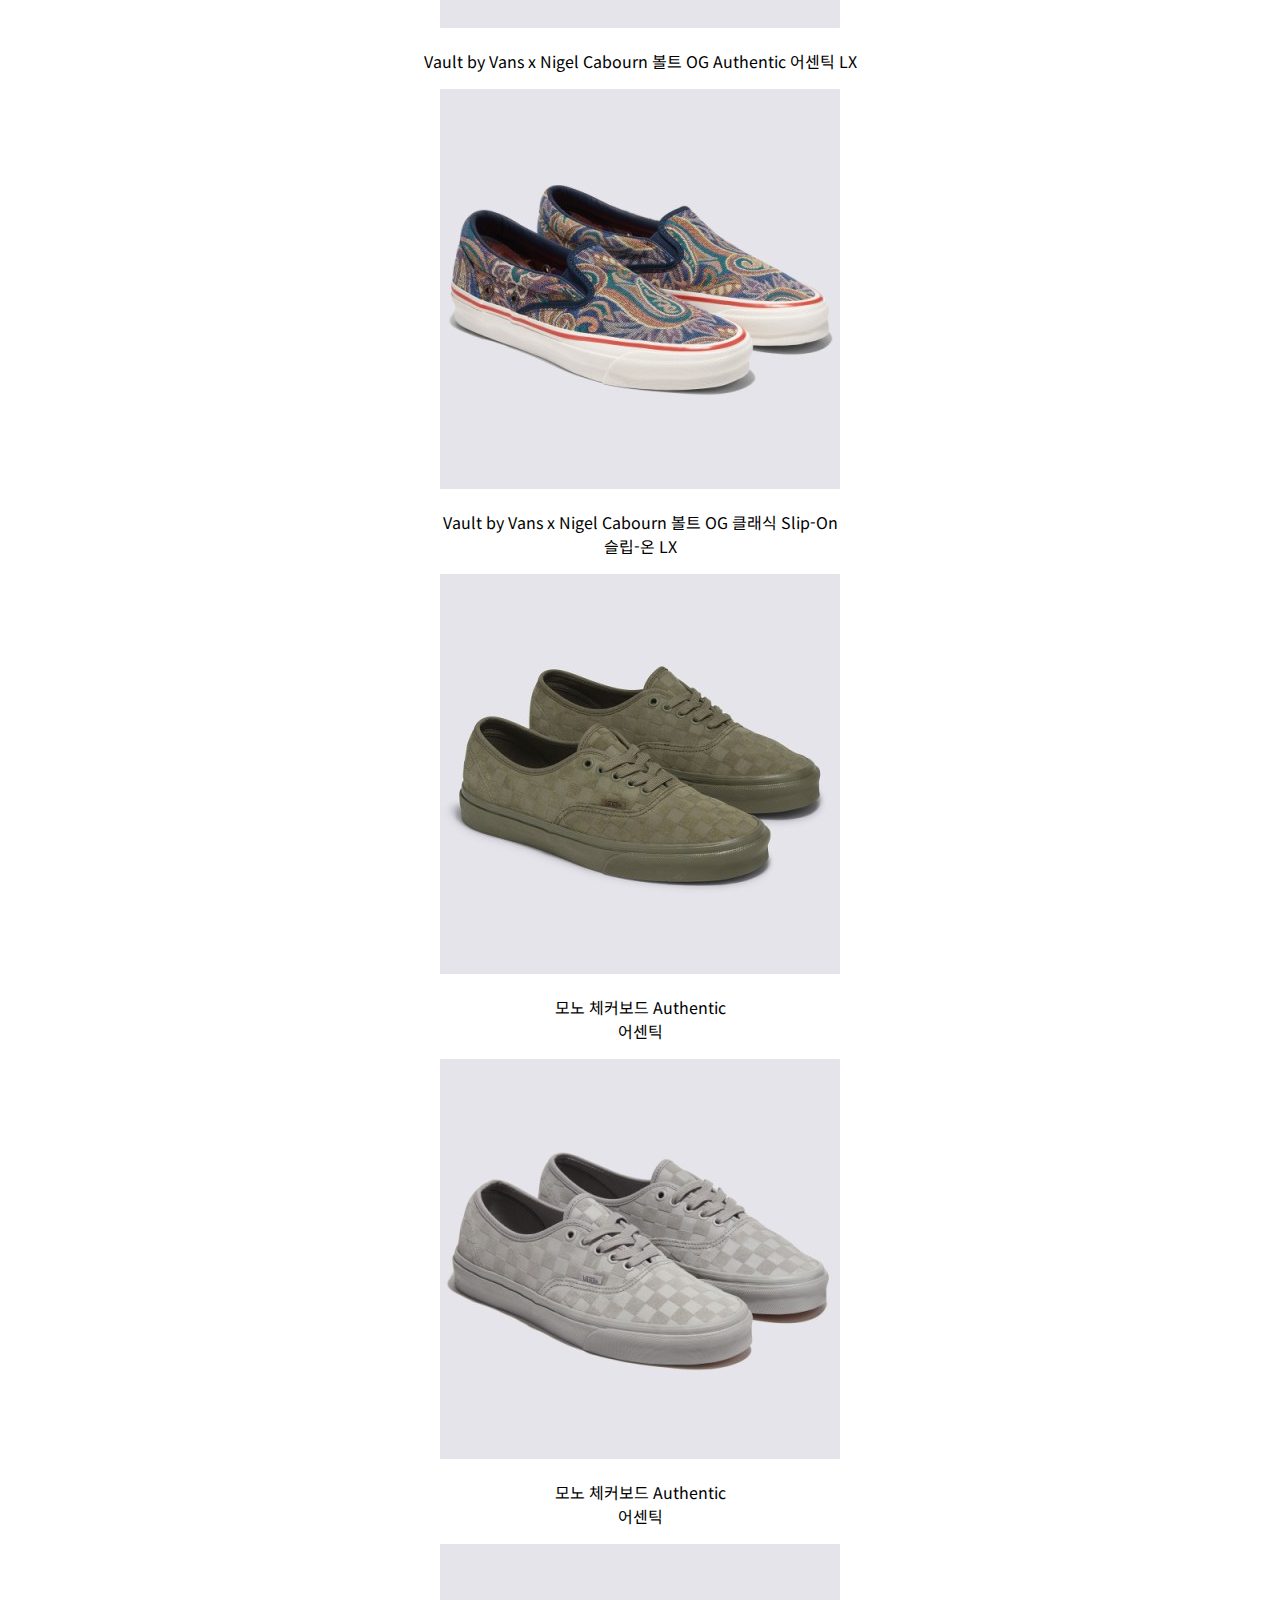
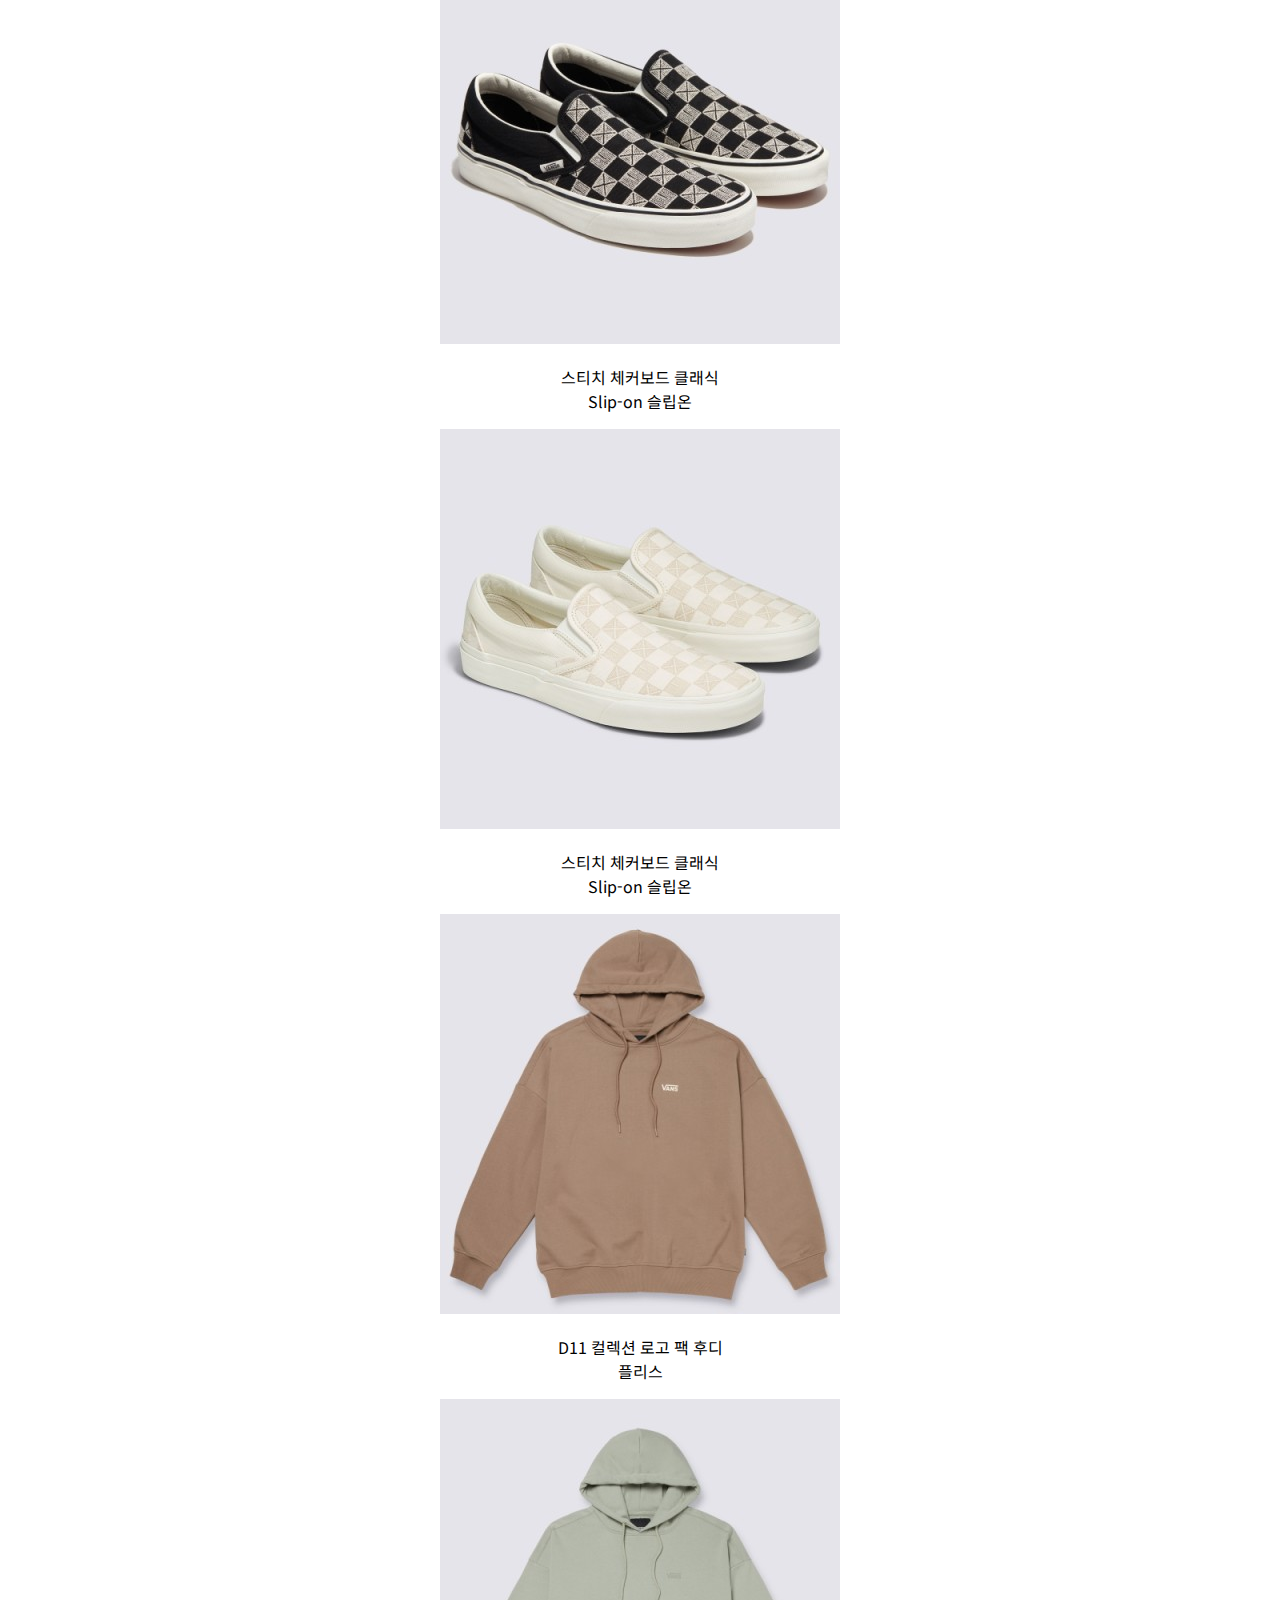
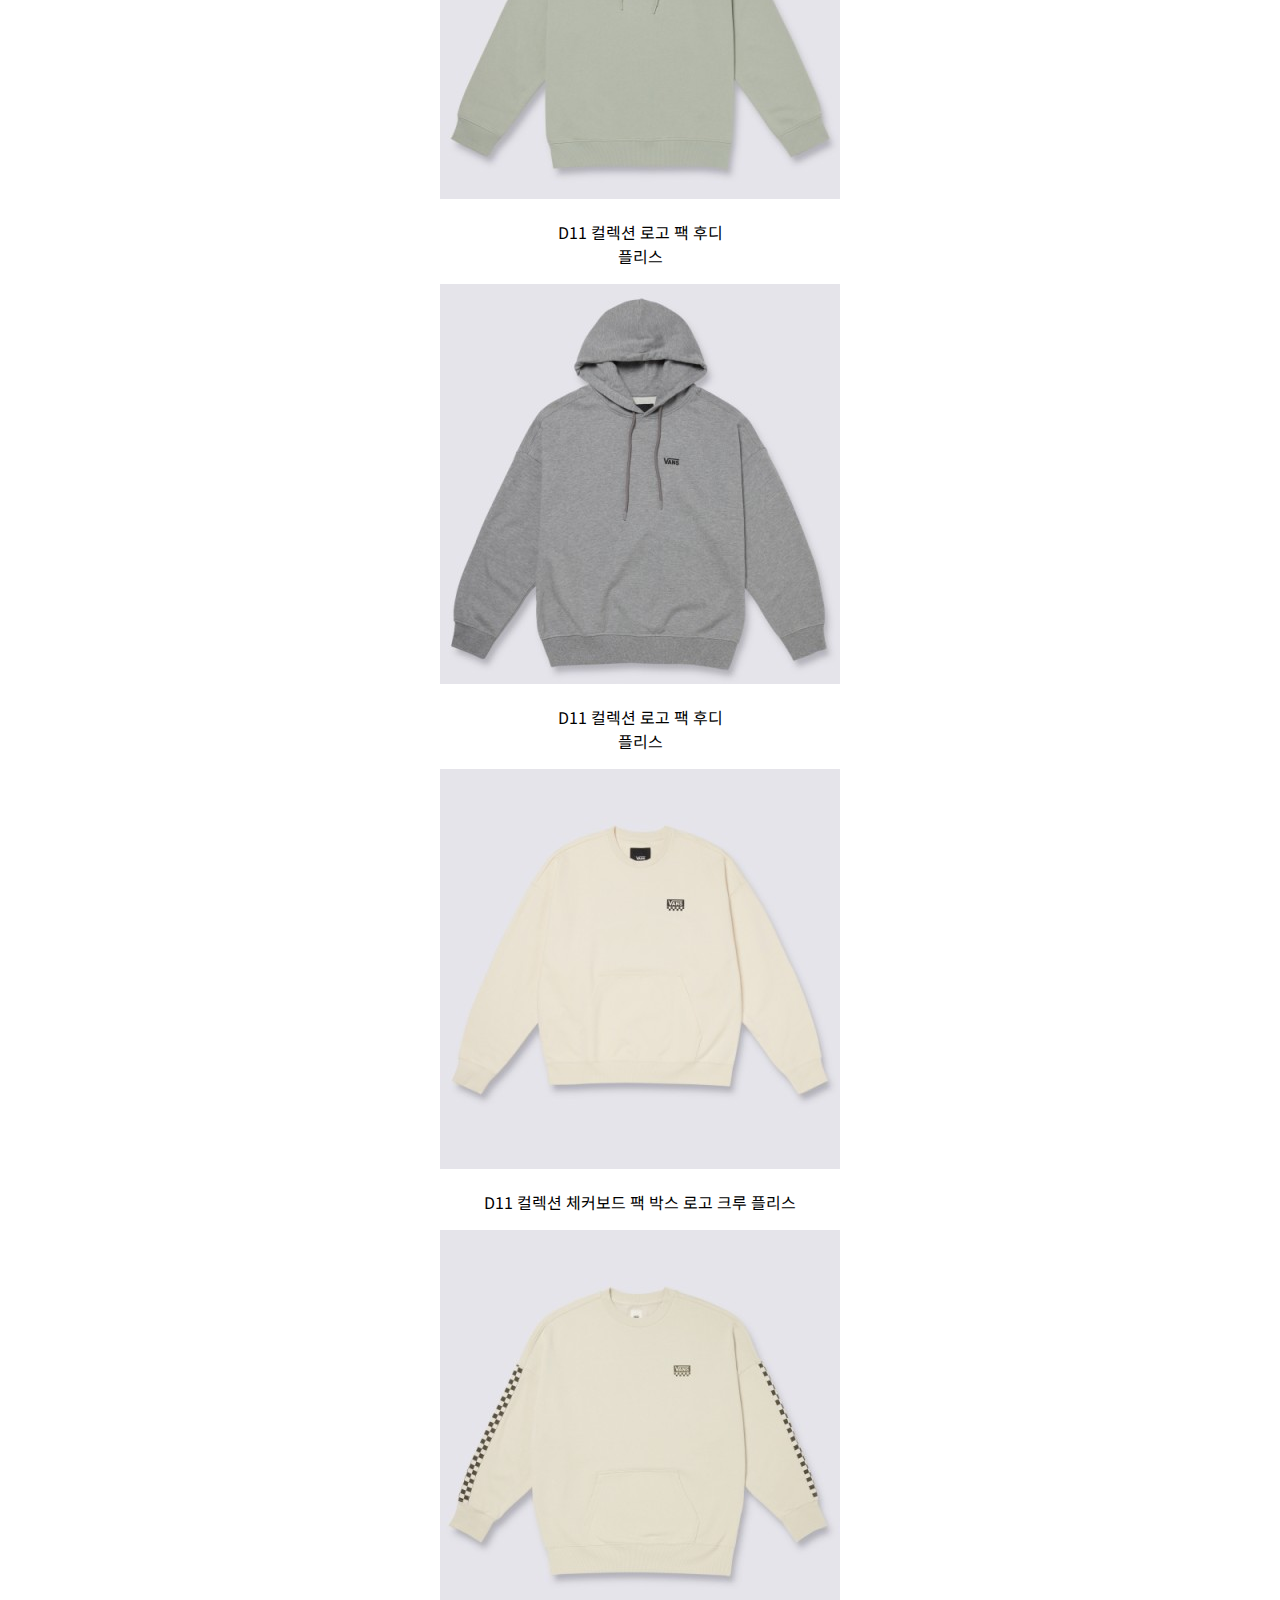
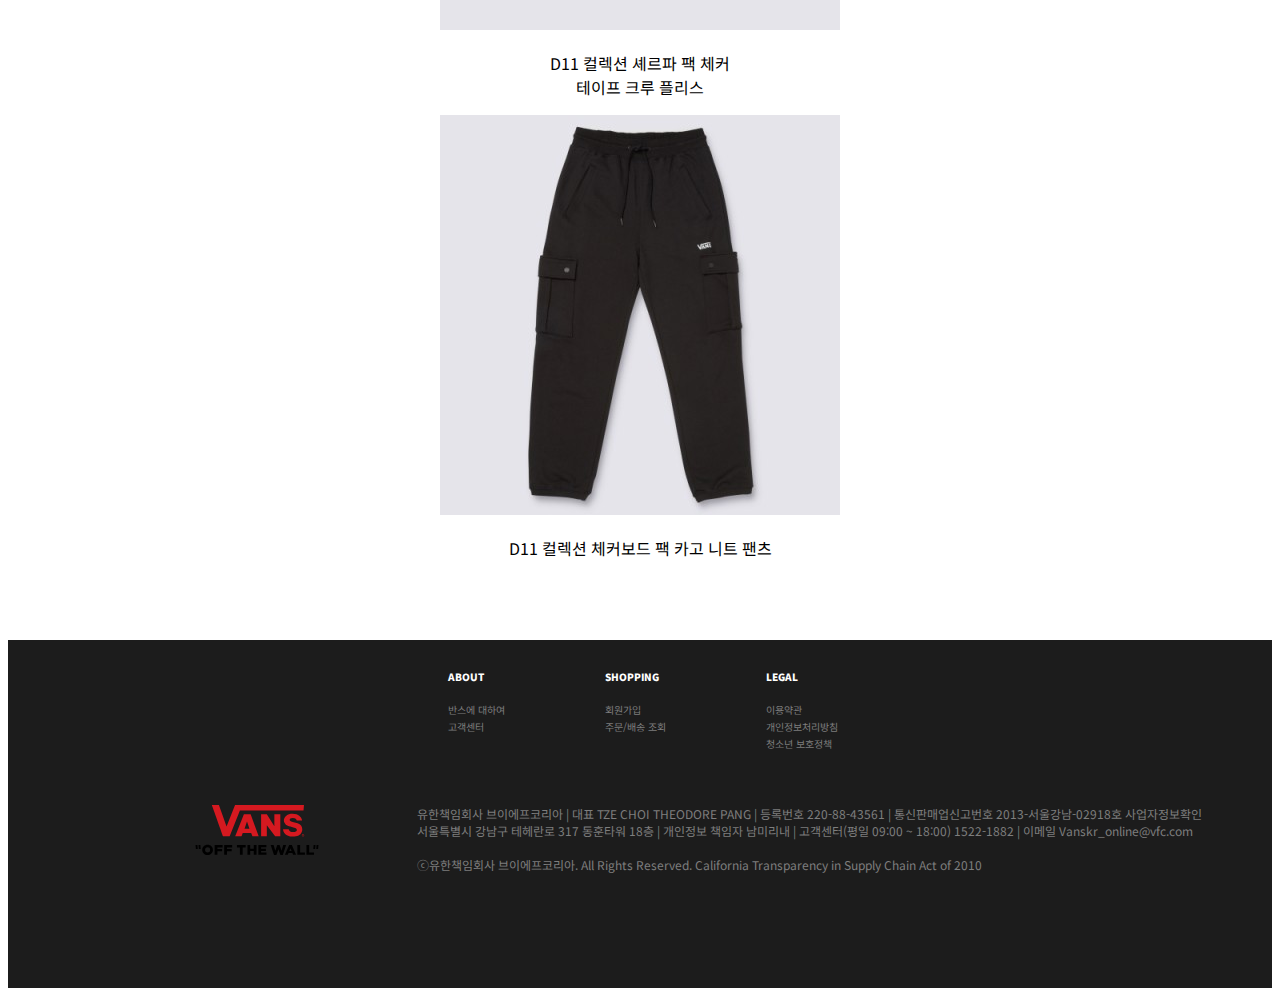
<file: women.html>
<!doctype html>
<html lang="ko">

<head>
    <meta charset="utf-8">
    <meta name="viewport" content="width=device-width, initial-scale=1, shrink-to-fit=no">
    <link rel="stylesheet" href="https://cdn.jsdelivr.net/npm/bootstrap@4.6.2/dist/css/bootstrap.min.css"
        integrity="sha384-xOolHFLEh07PJGoPkLv1IbcEPTNtaed2xpHsD9ESMhqIYd0nLMwNLD69Npy4HI+N" crossorigin="anonymous">
    <link rel="stylesheet" href="css/new-style.css">
    <link rel="website icon" type="png" href="imges/ml.png">
    <link rel="preconnect" href="https://fonts.googleapis.com">
    <link rel="preconnect" href="https://fonts.gstatic.com" crossorigin>
    <link href="https://fonts.googleapis.com/css2?family=Nanum+Gothic+Coding:wght@700&display=swap" rel="stylesheet">
    <title>WOMAN - VANS</title>
</head>

<body>
    <div class="container-fluid">
        <div class="row">

            <div class="container-fluid top-nav">
                <div class="row">
                    <nav class="navbar navbar-expand-lg navbar-light top-nav">
                        <div class="collapse navbar-collapse nav" id="navbarSupportedContent">
                            <ul class="navbar-nav mr-auto">
                                <li class="nav-item">
                                    <a class="nav-link" href="https://www.vans.co.kr/vansNews"> VANS NEWS </a>
                                </li>
                                <li class="nav-item">
                                    <a class="nav-link" href="login.html"> <img src="imges/cart2.svg" alt=""> 장바구니</a>
                                </li>
                                <li class="nav-item">
                                    <a class="nav-link" href="login.html"> <img src="imges/heart.svg" alt=""> 위시리스트</a>
                                </li>
                                <li class="nav-item">
                                    <a class="nav-link" href="login.html"> <img src="imges/person-fill.svg" alt="">
                                        로그인</a>
                                </li>
                                <li class="nav-item">
                                    <a class="nav-link" href="https://www.vans.co.kr/store?isPaging=false"> <img src="imges/geo-alt-fill.svg" alt="">
                                        매장찾기</a>
                                </li>
                                <li class="nav-item">
                                    <a class="nav-link" href="https://www.vans.co.kr/cscenter"> <img src="imges/question-circle-fill.svg"
                                            alt=""> 고객센터</a>
                                </li>
                            </ul>
                        </div>
                    </nav>
                </div>
            </div>

            <div class="container-fluid">
                <div class="row">

                    <nav class="navbar navbar-expand-lg navbar-light bg-light">
                        <a class="navbar-brand" href="index.html"><img src="imges/l1.svg" alt="" class="logo"></a>
                        <button class="navbar-toggler" type="button" data-toggle="collapse"
                            data-target="#navbarSupportedContent" aria-controls="navbarSupportedContent"
                            aria-expanded="false" aria-label="Toggle navigation">
                            <span class="navbar-toggler-icon"></span>
                        </button>

                        <div class="collapse navbar-collapse nav" id="navbarSupportedContent">
                            <ul class="navbar-nav mr-auto">
                                <li class="nav-item">
                                    <a class="nav-link" href="new.html">NEW </a>
                                </li>
                                <li class="nav-item">
                                    <a class="nav-link" href="new.html"> / </a>
                                </li>
                                <li class="nav-item">
                                    <a class="nav-link" href="men.html">MEN </a>
                                </li>
                                <li class="nav-item">
                                    <a class="nav-link" href="new.html"> / </a>
                                </li>
                                <li class="nav-item">
                                    <a class="nav-link" href="women.html">WOMEN </a>
                                </li>
                                <li class="nav-item">
                                    <a class="nav-link" href="new.html"> / </a>
                                </li>
                                <li class="nav-item">
                                    <a class="nav-link" href="kids.html">KIDS </a>
                                </li>
                                <li class="nav-item">
                                    <a class="nav-link" href="new.html"> / </a>
                                </li>
                                <li class="nav-item">
                                    <a class="nav-link" href="custom.html">CUSTOMS </a>
                                </li>
                                <li class="nav-item">
                                    <a class="nav-link" href="new.html"> / </a>
                                </li>
                                <li class="nav-item">
                                    <a class="nav-link" href="https://www.vans.co.kr/SKATE">SKATEBORDING </a>
                                </li>
                                <li class="nav-item">
                                    <a class="nav-link" href="new.html"> / </a>
                                </li>
                                <li class="nav-item active">
                                    <a class="nav-link" href="https://www.vans.co.kr/category/sale">SALE <span
                                            class="sr-only">(current)</span></a>
                                </li>
                                <li class="nav-item">
                                    <a class="nav-link" href="new.html"> / </a>
                                </li>
                                <li class="nav-item">
                                    <a class="nav-link" href="https://www.vans.co.kr/launchingcalendar">LAUNCHING
                                        CALENDAR
                                    </a>
                                <li class="nav-item">
                                    <a class="nav-link" href="new.html"> / </a>
                                </li>
                                </li>
                                <li class="nav-item">
                                    <a class="nav-link" href="#">MORE</a>
                                </li>
                            </ul>

                            <form class="form-inline my-2 my-lg-0">
                                <input class="form-control mr-sm-2" type="search" placeholder="Search..."
                                    aria-label="Search">
                                <a href="#"><img src="imges/search.svg" alt=""></a>
                            </form>
                        </div>
                    </nav>

                </div>
            </div>

            <div class="container-fluid top-slide">
                <div class="row">
                    <div id="carouselExampleFade01" class="carousel slide carousel" data-ride="carousel">
                        <div class="carousel-inner top-slide">
                            <div class="carousel-item active">
                                <p>[NEW] 추운 겨울 최고의 선택, MTE</p>
                            </div>
                            <div class="carousel-item">
                                <p>[쿠폰] 카카오 친구 추가 시 5,000원 쿠폰</p>
                            </div>
                            <div class="carousel-item">
                                <p>[HOT] 반스 겨울 신발 컬렉션</p>
                            </div>
                            <div class="carousel-item">
                                <p>첫 구매 1만원 쿠폰 증정</p>
                            </div>
                            <div class="carousel-item">
                                <p>3만원 이상 무료배송</p>
                            </div>
                            <div class="carousel-item">
                                <p>[추천] 새로운 컬러 띠어리 컬렉션</p>
                            </div>
                        </div>
                        <button class="carousel-control-prev" type="button" data-target="#carouselExampleFade01"
                            data-slide="prev">
                            <span class="carousel-control-prev-icon" aria-hidden="true"></span>
                            <span class="sr-only">Previous</span>
                        </button>
                        <button class="carousel-control-next" type="button" data-target="#carouselExampleFade01"
                            data-slide="next">
                            <span class="carousel-control-next-icon" aria-hidden="true"></span>
                            <span class="sr-only">Next</span>
                        </button>
                    </div>
                </div>
            </div>

            <div class="container">
                <div class="row">
                    <h5 class="hn"><small class="HOME">HOME</small> / <b>WOMEN</b></h5>
                </div>
            </div>

            <div class="container-fluid">
                <div class="row">
                    <div class="card mb-3">
                        <img src="imges/mb.jpg" class="card-img-top" alt="...">
                    </div>
                </div>
            </div>

            <div class="container">
                <div class="row">
                    <h1><b>WOMEN</b></h1> <br>
                </div>
            </div>
            <div class="container">
                <div class="row">
                    <p><b>상품 개수 : 564</b></p>
                </div>
            </div>

            <div class="container new">
                <div class="row">
                    <div class="row row-cols-1 row-cols-md-4">
                        <div class="col mb-4">
                            <div class="card">
                                <img src="imges/v1.jpg" class="card-img-top img-fluid" alt="...">
                                <div class="card-body">
                                    <p class="card-text">유틸리티 검 Old Skool <br>올드스쿨 MTE-2</p>
                                </div>
                            </div>
                        </div>
                        <div class="col mb-4">
                            <div class="card">
                                <img src="imges/v2.jpg" class="card-img-top img-fluid" alt="...">
                                <div class="card-body">
                                    <p class="card-text">SK8-Hi 스케이트-하이 <br>Dip MTE-2</p>
                                </div>
                            </div>
                        </div>
                        <div class="col mb-4">
                            <div class="card">
                                <img src="imges/v3.jpg" class="card-img-top img-fluid" alt="...">
                                <div class="card-body">
                                    <p class="card-text">스펙클드 페요테 SK8-Hi <br>스케이트-하이</p>
                                    <p> </p>
                                </div>
                            </div>
                        </div>
                        <div class="col mb-4">
                            <div class="card">
                                <img src="imges/v4.jpg" class="card-img-top img-fluid" alt="...">
                                <div class="card-body">
                                    <p class="card-text">윈터 라이프스타일 토널 체크 SK8-Hi 스케이트-하이 MTE-1</p>
                                </div>
                            </div>
                        </div>
                    </div>

                    <div class="row row-cols-1 row-cols-md-4">
                        <div class="col mb-4">
                            <div class="card">
                                <img src="imges/v5.jpg" class="card-img-top img-fluid" alt="...">
                                <div class="card-body">
                                    <p class="card-text">Vault by Vans x Nigel Cabourn 볼트 OG Authentic 어센틱 LX</p>
                                </div>
                            </div>
                        </div>
                        <div class="col mb-4">
                            <div class="card">
                                <img src="imges/v6.jpg" class="card-img-top img-fluid" alt="...">
                                <div class="card-body">
                                    <p class="card-text">Vault by Vans x Nigel Cabourn 볼트 OG 클래식 Slip-On <br>슬립-온 LX</p>
                                </div>
                            </div>
                        </div>
                        <div class="col mb-4">
                            <div class="card">
                                <img src="imges/v7.jpg" class="card-img-top img-fluid" alt="...">
                                <div class="card-body">
                                    <p class="card-text">모노 체커보드 Authentic <br>어센틱</p>
                                    <p> </p>
                                </div>
                            </div>
                        </div>
                        <div class="col mb-4">
                            <div class="card">
                                <img src="imges/v8.jpg" class="card-img-top img-fluid" alt="...">
                                <div class="card-body">
                                    <p class="card-text">모노 체커보드 Authentic <br>어센틱</p>
                                </div>
                            </div>
                        </div>
                    </div>

                    <div class="row row-cols-1 row-cols-md-4">
                        <div class="col mb-4">
                            <div class="card">
                                <img src="imges/v9.jpg" class="card-img-top img-fluid" alt="...">
                                <div class="card-body">
                                    <p class="card-text">스티치 체커보드 클래식 <br>Slip-on 슬립온</p>
                                </div>
                            </div>
                        </div>
                        <div class="col mb-4">
                            <div class="card">
                                <img src="imges/v10.jpg" class="card-img-top img-fluid" alt="...">
                                <div class="card-body">
                                    <p class="card-text">스티치 체커보드 클래식 <br>Slip-on 슬립온</p>
                                </div>
                            </div>
                        </div>
                        <div class="col mb-4">
                            <div class="card">
                                <img src="imges/v11.jpg" class="card-img-top img-fluid" alt="...">
                                <div class="card-body">
                                    <p class="card-text">D11 컬렉션 로고 팩 후디 <br>플리스</p>
                                    <p> </p>
                                </div>
                            </div>
                        </div>
                        <div class="col mb-4">
                            <div class="card">
                                <img src="imges/v12.jpg" class="card-img-top img-fluid" alt="...">
                                <div class="card-body">
                                    <p class="card-text">D11 컬렉션 로고 팩 후디 <br>플리스</p>
                                </div>
                            </div>
                        </div>
                    </div>

                    <div class="row row-cols-1 row-cols-md-4">
                        <div class="col mb-4">
                            <div class="card">
                                <img src="imges/v13.jpg" class="card-img-top img-fluid" alt="...">
                                <div class="card-body">
                                    <p class="card-text">D11 컬렉션 로고 팩 후디 <br>플리스</p>
                                </div>
                            </div>
                        </div>
                        <div class="col mb-4">
                            <div class="card">
                                <img src="imges/v14.jpg" class="card-img-top img-fluid" alt="...">
                                <div class="card-body">
                                    <p class="card-text">D11 컬렉션 체커보드 팩 박스 로고 크루 플리스</p>
                                </div>
                            </div>
                        </div>
                        <div class="col mb-4">
                            <div class="card">
                                <img src="imges/v15.jpg" class="card-img-top img-fluid" alt="...">
                                <div class="card-body">
                                    <p class="card-text">D11 컬렉션 셰르파 팩 체커 <br>테이프 크루 플리스</p>
                                    <p> </p>
                                </div>
                            </div>
                        </div>
                        <div class="col mb-4">
                            <div class="card">
                                <img src="imges/v16.jpg" class="card-img-top img-fluid" alt="...">
                                <div class="card-body">
                                    <p class="card-text">D11 컬렉션 체커보드 팩 카고 니트 팬츠</p>
                                </div>
                            </div>
                        </div>
                    </div>
                </div>
            </div>

            <div class="container-fluid footer">
                <div class="row">
                    <div class="footer-top">
                        <ul>
                            <li>
                                <h5><b>ABOUT</b></h5>
                                <ul>
                                    <li><small>반스에 대하여</small></li>
                                    <li><small>고객센터</small></li>
                                </ul>
                            </li>
                            <li>
                                <h5><b>SHOPPING</b></h5>
                                <ul>
                                    <li><small>회원가입</small></li>
                                    <li><small>주문/배송 조회</small></li>
                                </ul>
                            </li>
                            <li>
                                <h5><b>LEGAL</b></h5>
                                <ul>
                                    <li><small>이용약관</small></li>
                                    <li><small>개인정보처리방침</small></li>
                                    <li><small>청소년 보호정책</small></li>
                                </ul>
                            </li>
                        </ul>

                        <ul>
                            <li>
                                <h5><b>FOLLOW VANS</b></h5>
                                <ul class="footer-sns">
                                    <li>
                                        <a href="https://www.facebook.com/VANS/">
                                            <svg xmlns="http://www.w3.org/2000/svg" width="16" height="16"
                                                fill="currentColor" class="bi bi-facebook" viewBox="0 0 16 16">
                                                <path
                                                    d="M16 8.049c0-4.446-3.582-8.05-8-8.05C3.58 0-.002 3.603-.002 8.05c0 4.017 2.926 7.347 6.75 7.951v-5.625h-2.03V8.05H6.75V6.275c0-2.017 1.195-3.131 3.022-3.131.876 0 1.791.157 1.791.157v1.98h-1.009c-.993 0-1.303.621-1.303 1.258v1.51h2.218l-.354 2.326H9.25V16c3.824-.604 6.75-3.934 6.75-7.951" />
                                            </svg>
                                        </a>
                                    </li>
                                    <li>
                                        <a href="https://www.instagram.com/vans_korea/">
                                            <svg xmlns="http://www.w3.org/2000/svg" width="16" height="16"
                                                fill="currentColor" class="bi bi-instagram" viewBox="0 0 16 16">
                                                <path
                                                    d="M8 0C5.829 0 5.556.01 4.703.048 3.85.088 3.269.222 2.76.42a3.917 3.917 0 0 0-1.417.923A3.927 3.927 0 0 0 .42 2.76C.222 3.268.087 3.85.048 4.7.01 5.555 0 5.827 0 8.001c0 2.172.01 2.444.048 3.297.04.852.174 1.433.372 1.942.205.526.478.972.923 1.417.444.445.89.719 1.416.923.51.198 1.09.333 1.942.372C5.555 15.99 5.827 16 8 16s2.444-.01 3.298-.048c.851-.04 1.434-.174 1.943-.372a3.916 3.916 0 0 0 1.416-.923c.445-.445.718-.891.923-1.417.197-.509.332-1.09.372-1.942C15.99 10.445 16 10.173 16 8s-.01-2.445-.048-3.299c-.04-.851-.175-1.433-.372-1.941a3.926 3.926 0 0 0-.923-1.417A3.911 3.911 0 0 0 13.24.42c-.51-.198-1.092-.333-1.943-.372C10.443.01 10.172 0 7.998 0h.003zm-.717 1.442h.718c2.136 0 2.389.007 3.232.046.78.035 1.204.166 1.486.275.373.145.64.319.92.599.28.28.453.546.598.92.11.281.24.705.275 1.485.039.843.047 1.096.047 3.231s-.008 2.389-.047 3.232c-.035.78-.166 1.203-.275 1.485a2.47 2.47 0 0 1-.599.919c-.28.28-.546.453-.92.598-.28.11-.704.24-1.485.276-.843.038-1.096.047-3.232.047s-2.39-.009-3.233-.047c-.78-.036-1.203-.166-1.485-.276a2.478 2.478 0 0 1-.92-.598 2.48 2.48 0 0 1-.6-.92c-.109-.281-.24-.705-.275-1.485-.038-.843-.046-1.096-.046-3.233 0-2.136.008-2.388.046-3.231.036-.78.166-1.204.276-1.486.145-.373.319-.64.599-.92.28-.28.546-.453.92-.598.282-.11.705-.24 1.485-.276.738-.034 1.024-.044 2.515-.045v.002zm4.988 1.328a.96.96 0 1 0 0 1.92.96.96 0 0 0 0-1.92zm-4.27 1.122a4.109 4.109 0 1 0 0 8.217 4.109 4.109 0 0 0 0-8.217zm0 1.441a2.667 2.667 0 1 1 0 5.334 2.667 2.667 0 0 1 0-5.334" />
                                            </svg>
                                        </a>
                                    </li>
                                    <li>
                                        <a href="https://pf.kakao.com/_jrxfxoxh">
                                            <svg xmlns="http://www.w3.org/2000/svg" width="16" height="16"
                                                fill="currentColor" class="bi bi-person-plus-fill" viewBox="0 0 16 16">
                                                <path
                                                    d="M1 14s-1 0-1-1 1-4 6-4 6 3 6 4-1 1-1 1zm5-6a3 3 0 1 0 0-6 3 3 0 0 0 0 6" />
                                                <path fill-rule="evenodd"
                                                    d="M13.5 5a.5.5 0 0 1 .5.5V7h1.5a.5.5 0 0 1 0 1H14v1.5a.5.5 0 0 1-1 0V8h-1.5a.5.5 0 0 1 0-1H13V5.5a.5.5 0 0 1 .5-.5" />
                                            </svg>
                                        </a>
                                    </li>
                                    <li>
                                        <a href="https://brand.naver.com/vans">
                                            <svg xmlns="http://www.w3.org/2000/svg" width="16" height="16"
                                                fill="currentColor" class="bi bi-chat-left-text" viewBox="0 0 16 16">
                                                <path
                                                    d="M14 1a1 1 0 0 1 1 1v8a1 1 0 0 1-1 1H4.414A2 2 0 0 0 3 11.586l-2 2V2a1 1 0 0 1 1-1zM2 0a2 2 0 0 0-2 2v12.793a.5.5 0 0 0 .854.353l2.853-2.853A1 1 0 0 1 4.414 12H14a2 2 0 0 0 2-2V2a2 2 0 0 0-2-2z" />
                                                <path
                                                    d="M3 3.5a.5.5 0 0 1 .5-.5h9a.5.5 0 0 1 0 1h-9a.5.5 0 0 1-.5-.5M3 6a.5.5 0 0 1 .5-.5h9a.5.5 0 0 1 0 1h-9A.5.5 0 0 1 3 6m0 2.5a.5.5 0 0 1 .5-.5h5a.5.5 0 0 1 0 1h-5a.5.5 0 0 1-.5-.5" />
                                            </svg>
                                        </a>
                                    </li>
                                </ul>
                            </li>
                        </ul>
                    </div>

                    <div class="footer-bottom">
                        <ul>
                            <li>
                                <a href="index.html"><img src="imges/l1.svg" alt=""></a>
                            </li>
                        </ul>
                        <ul>
                            <li>
                                유한책임회사 브이에프코리아 | 대표 TZE CHOI THEODORE PANG | 등록번호 220-88-43561 | 통신판매업신고번호
                                2013-서울강남-02918호 사업자정보확인<br>
                                서울특별시 강남구 테헤란로 317 동훈타워 18층 | 개인정보 책임자 남미리내 | 고객센터(평일 09:00 ~ 18:00) 1522-1882 | 이메일
                                Vanskr_online@vfc.com

                                <ul>
                                    <br>
                                    <li>
                                        ⓒ유한책임회사 브이에프코리아. All Rights Reserved. California Transparency in Supply
                                        Chain Act of 2010

                                    </li>
                                </ul>
                            </li>
                        </ul>

                        <ul>
                            <li>
                                소비자피해 보증보험 가입확인
                                <br>
                                <br>
                                <ul>
                                    <li>
                                        안전거래를 위해 현금 거래에 대해<br>
                                        구매안전서비스를 적용하고 있습니다.
                                    </li>
                                </ul>
                            </li>
                        </ul>
                    </div>

                </div>
            </div>

        </div>
    </div>


    <script src="https://cdn.jsdelivr.net/npm/jquery@3.5.1/dist/jquery.slim.min.js"
        integrity="sha384-DfXdz2htPH0lsSSs5nCTpuj/zy4C+OGpamoFVy38MVBnE+IbbVYUew+OrCXaRkfj"
        crossorigin="anonymous"></script>
    <script src="https://cdn.jsdelivr.net/npm/bootstrap@4.6.2/dist/js/bootstrap.bundle.min.js"
        integrity="sha384-Fy6S3B9q64WdZWQUiU+q4/2Lc9npb8tCaSX9FK7E8HnRr0Jz8D6OP9dO5Vg3Q9ct"
        crossorigin="anonymous"></script>


</body>

</html>
</file>
<file: css/new-style.css>
@import url('https://fonts.googleapis.com/css2?family=Noto+Sans+KR:wght@100;500&display=swap');

* {
    font-family: 'Noto Sans KR', sans-serif;
}

.logo {
    width: 150px;
    height: 90px;
}

.top-nav {
    height: 20px;

    z-index: 5 !important;
    position: absolute;
    top: 5px;
    right: 110px;

    font-size: 13px;
}

.navbar-light .navbar-nav .active>.nav-link,
.navbar-light .navbar-nav .nav-link.active,
.navbar-light .navbar-nav .nav-link.show,
.navbar-light .navbar-nav .show>.nav-link {
    padding-top: 50px;
    font-weight: bolder;
    color: #ca1d31;
}

.navbar-light .navbar-nav .nav-link {
    padding-top: 50px;
    color: black;
    font-weight: bolder;
}

.navbar-light .navbar-nav .nav-link:hover {
    color: #ca1d31;
}

.top-slide {
    background-color: black;
    color: white;
    width: 1903px;
    height: 25px;
    text-align: center;
}

.card {
    border: none;
}

.navbar-expand-lg .navbar-collapse {
    margin-left: 30px;
}

.form-inline .form-control {
    width: 180px;
}

.form-control {
    width: 100px;
    border: none;
}


.mt-lg-0,
.my-lg-0 {
    position: absolute;
    right: 250px;
    top: 60px;

    border-bottom: 1px solid black;
}

.hn {
    margin-top: 25px;
    margin-bottom: 25px;
}

.HOME {
    color: #79aecf;
}

.new {
    text-align: center;
}

.bg-light {
    width: 1903px;
    height: 120px;
    margin-left: 230px;
    background-color: white !important;
}

.user-information {
    border: 1px solid black;
    width: 700px;
    height: 50px;
    margin-left: 160px;
}

.input-group {
    width: 600px;
    height: 50px;
    margin-left: 210px;
}

.input-group>p {
    margin-top: 14px;
}

.input-group-text {
    border: none;
}

.log-in {
    margin-top: 100px;
    width: 1000px;
    height: 500px;

    text-align: center;
}

.log-in>.row>h1 {
    width: 1000px;
    text-align: center;
    margin-bottom: 50px;
}

.log-in button {
    width: 600px;
    height: 50px;
    background-color: #ca1d31;
    color: white;
    border: none;
    margin-bottom: 20px;
    margin-left: 210px;
}

.log-in button:hover {
    background-color: #ca1d31;
    color: white;
}

.log-in .button2 {
    width: 600px;
    height: 50px;
    background-color: #f5ca0f;
    color: black;
    border: none;
    margin-left: 210px;
}

.log-in .button2:hover {
    background-color: #f5ca0f;
    color: black;
}


.footer {
    background-color: #1c1c1c;
    height: 348px;
    color: white;

    font-size: 12px;
}

.footer small:hover {
    color: #ca1d31;
}

.footer-top {
    width: 1114px;
    margin-left: 400px;
    margin-top: 80px;

    display: flex;
    justify-content: space-between;
}

.footer-top>ul {
    list-style-type: none;
    display: flex;
}

.footer-top>ul>li {
    padding-right: 100px;
}

.footer-top>ul>li>ul {
    list-style-type: none;
    padding: 0;
}

.footer-top>ul>li>ul>li {
    color: #7e7e7e;
}

.footer-top .footer-sns {
    display: flex;
    justify-content: space-between;
    width: 139px;
}

.footer-top a {
    color: white;
    text-decoration: none;
}

.footer-top .footer-sns img {
    background-color: #ffffff;
    width: 30px;
    height: 30px;
}

.footer-top .footer-sns img:hover {
    background-color: #ccc;
}

.footer-bottom {
    width: 1330px;
    margin-left: 144px;
    margin-top: 30px;
    display: flex;
    justify-content: space-between;
}

.footer-bottom>ul {
    list-style-type: none;
    display: flex;
}

.footer-bottom>ul>li>a>img {
    width: 130px;
    height: 50px;
}

.footer-bottom>ul>li {
    color: #7e7e7e;
}

.footer-bottom>ul>li>ul {
    list-style-type: none;
    padding: 0;
}

.input-group-text {
    background: none;
    border: none;
}
</file>
